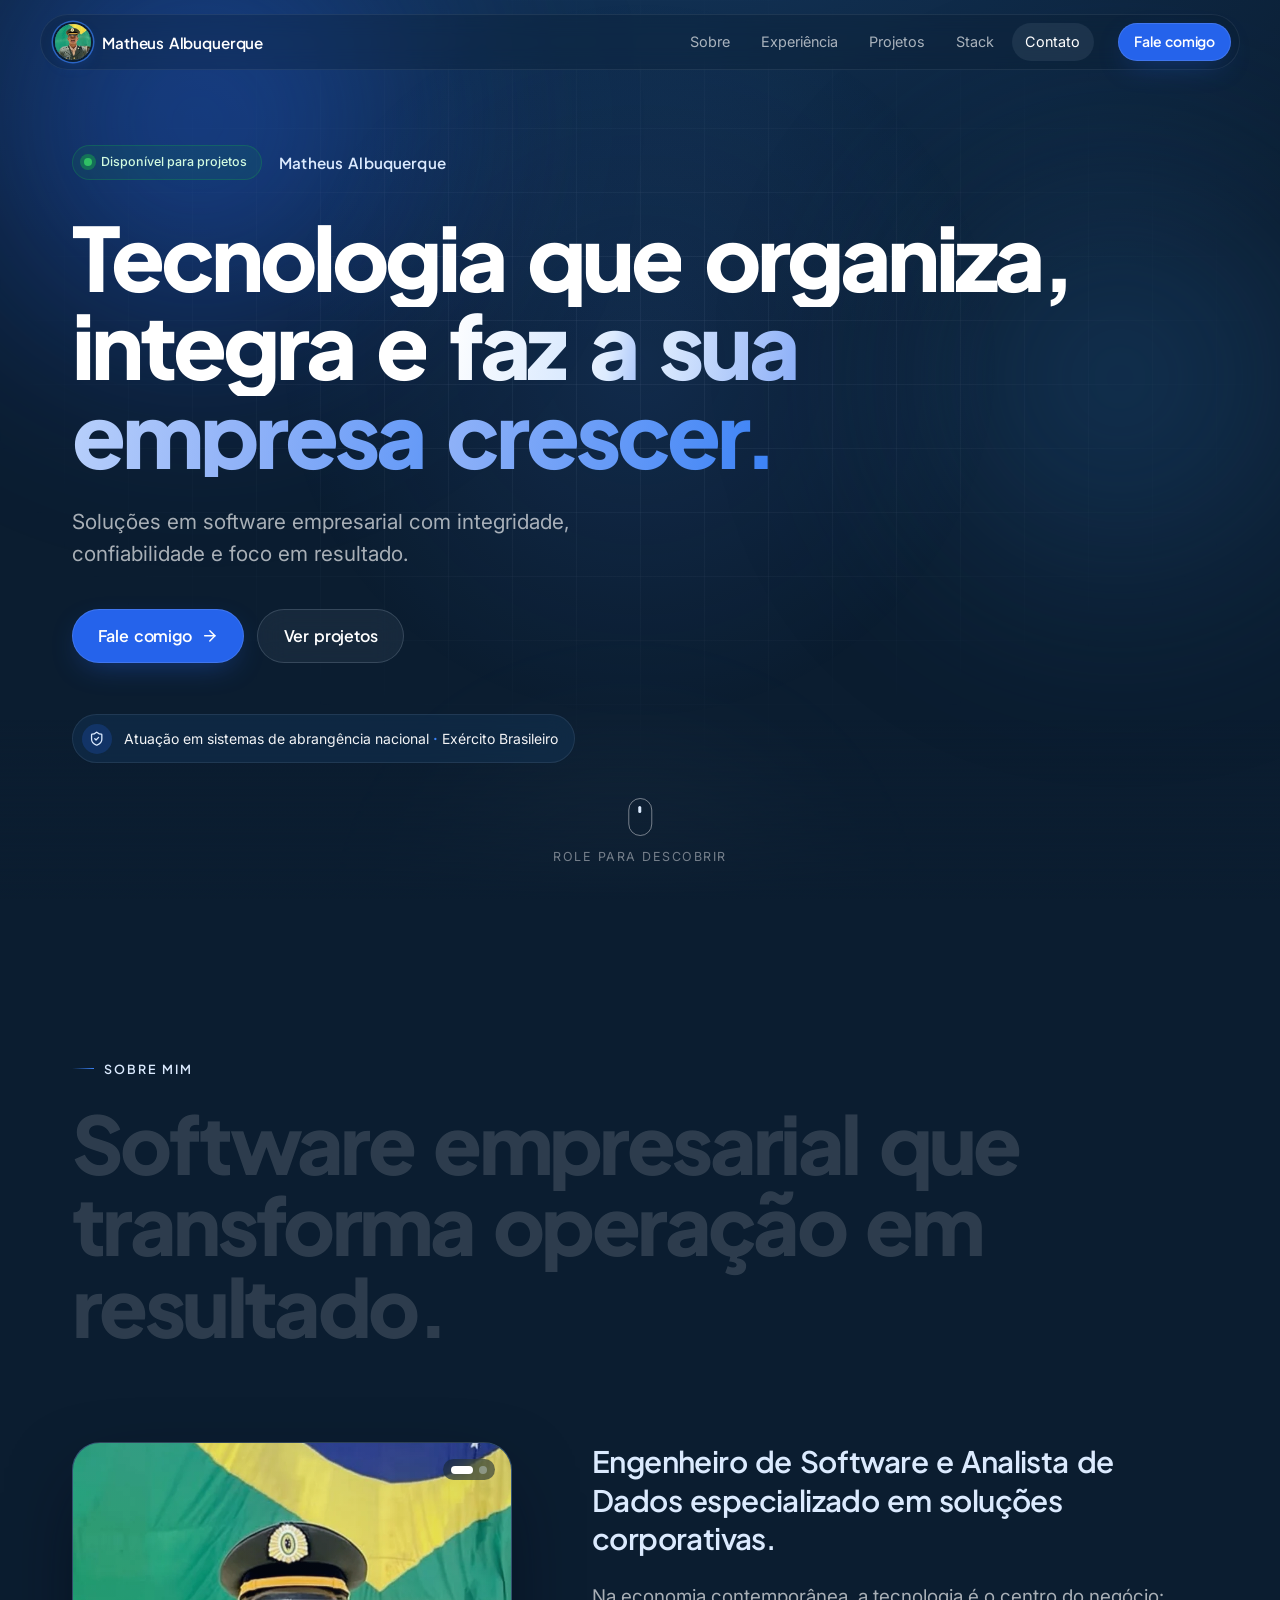
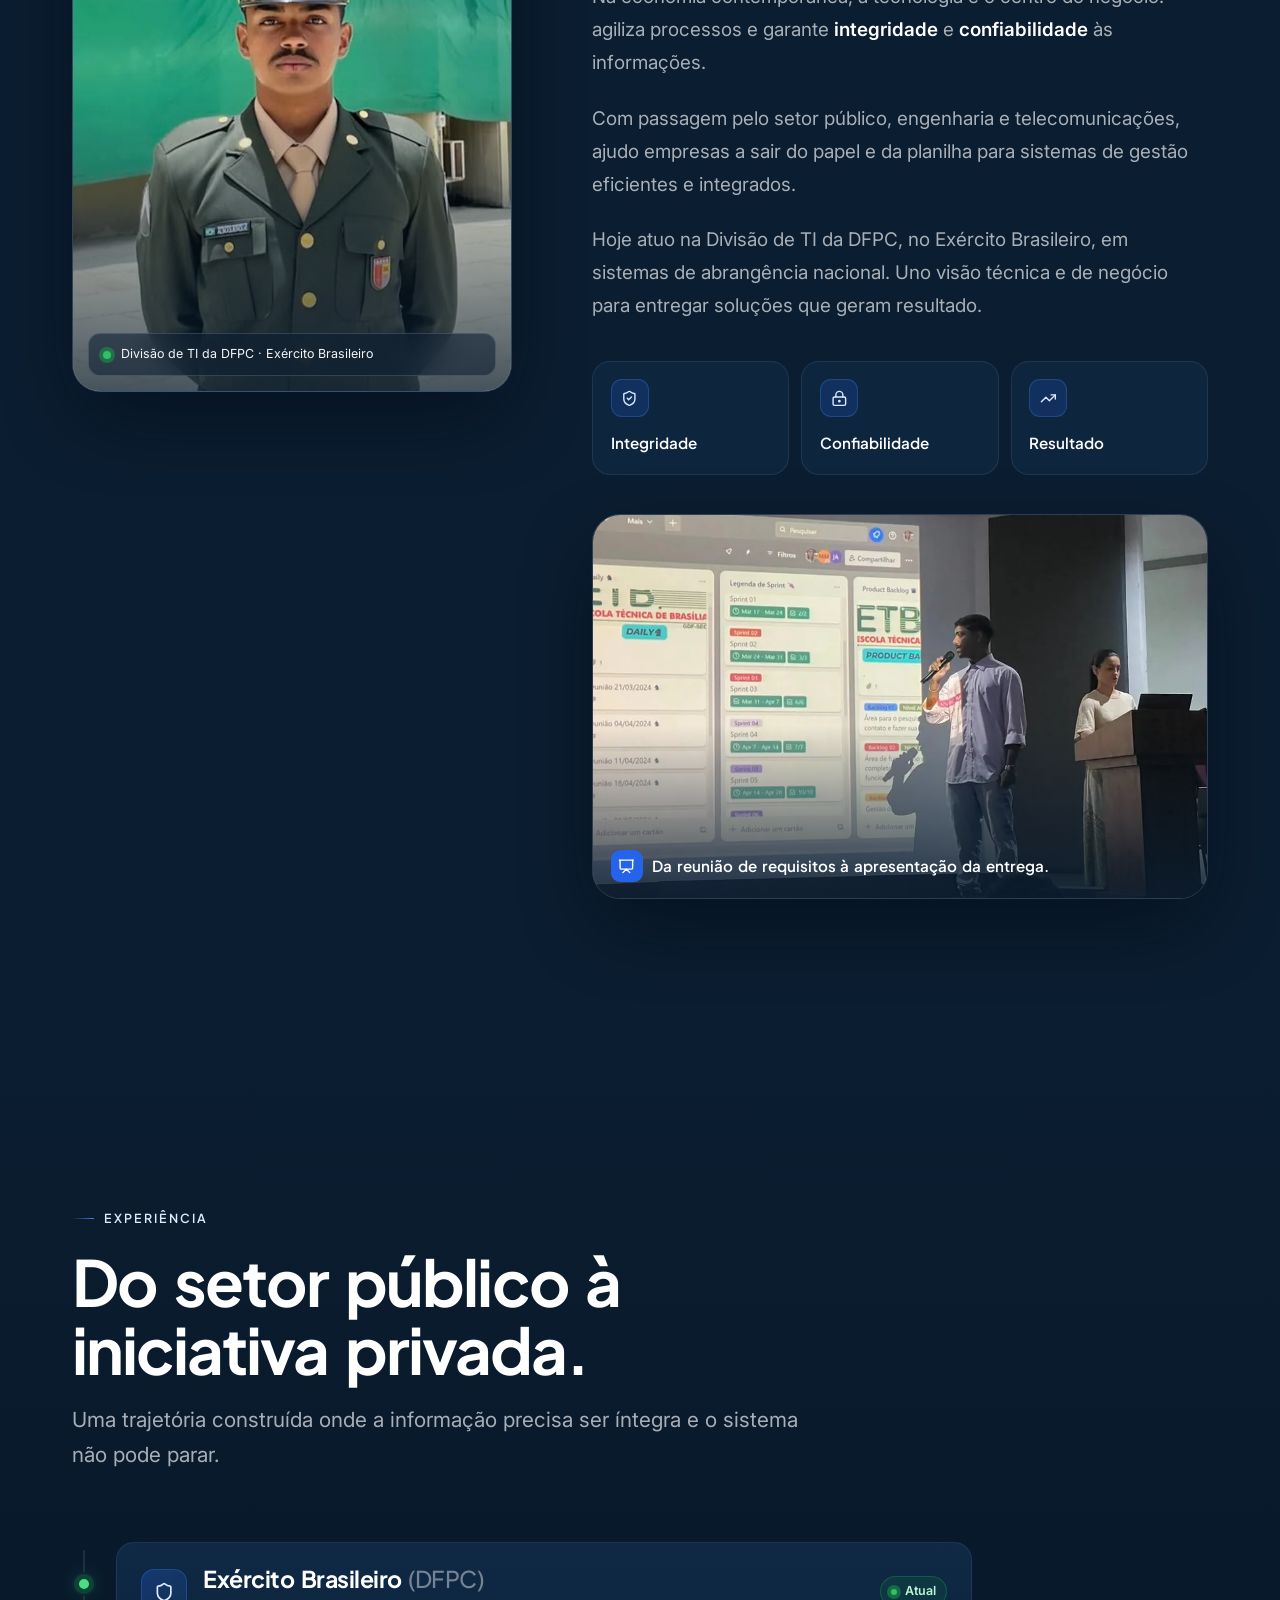
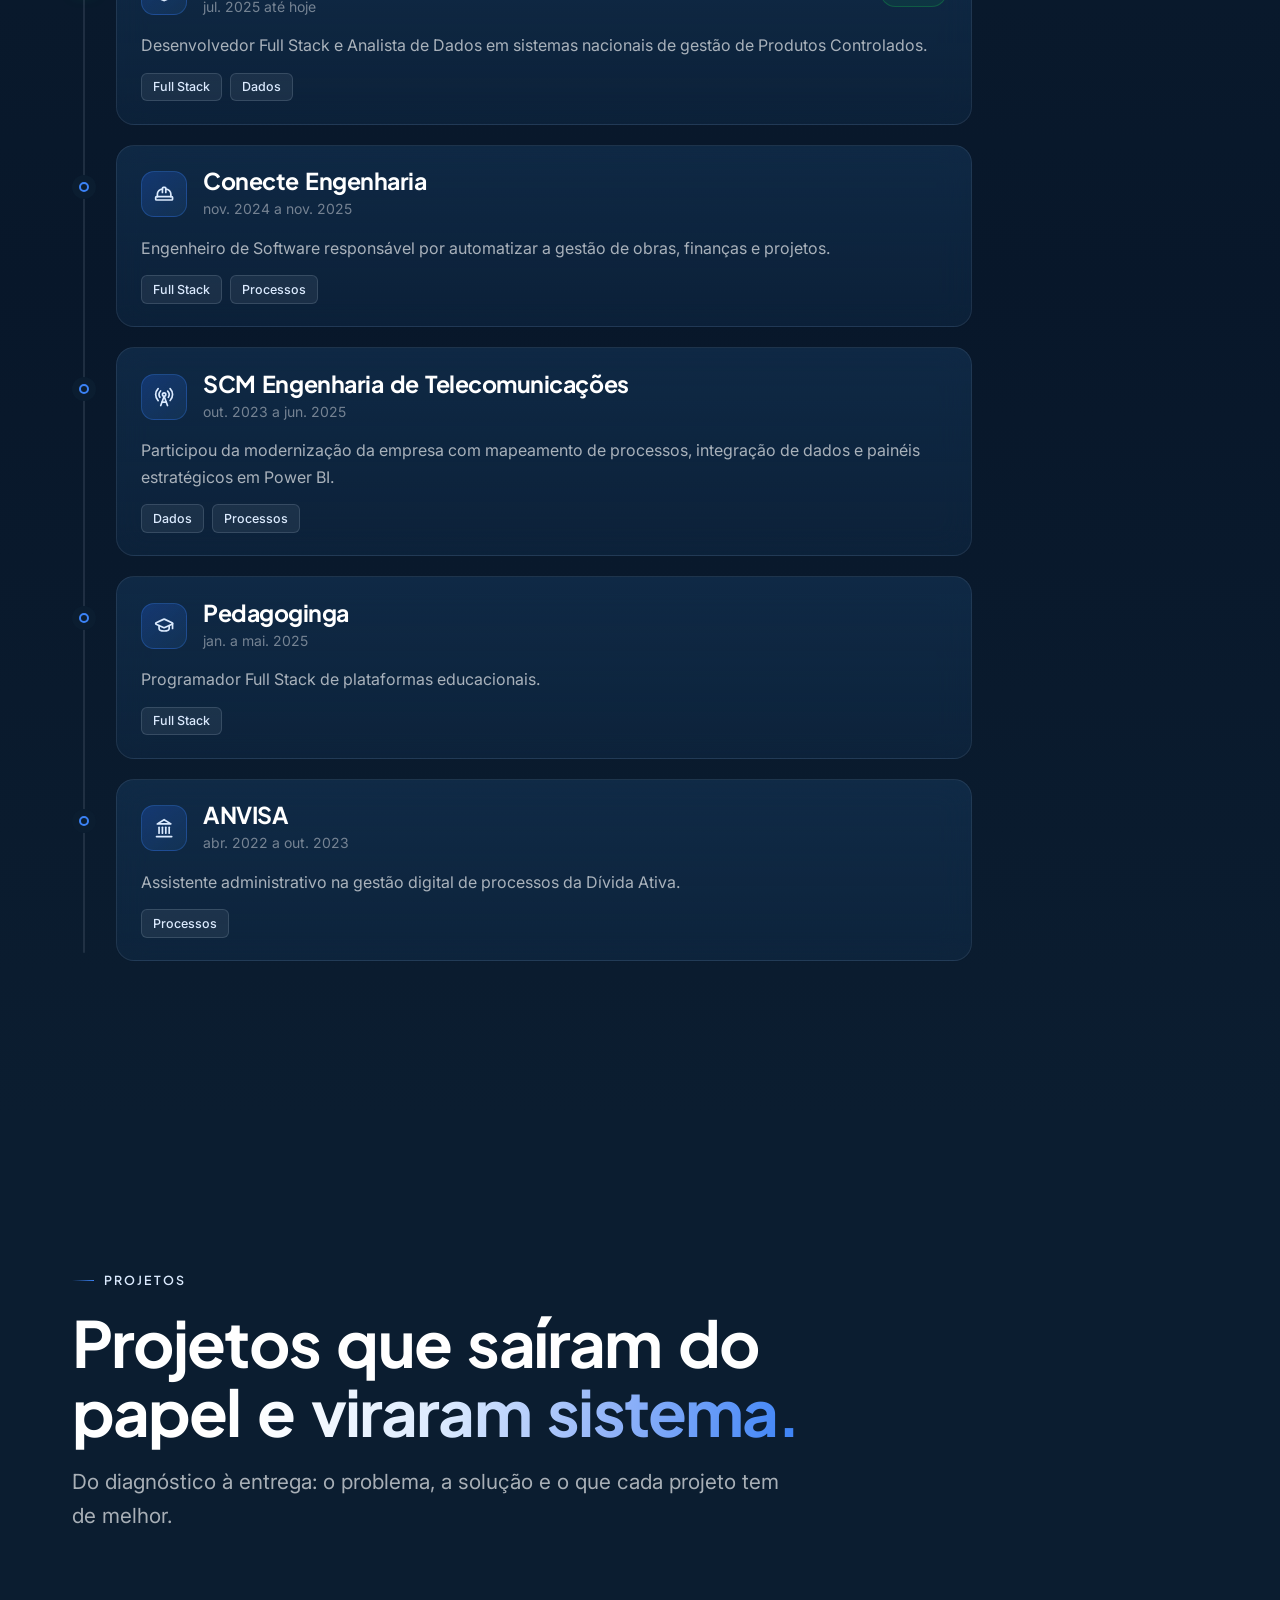
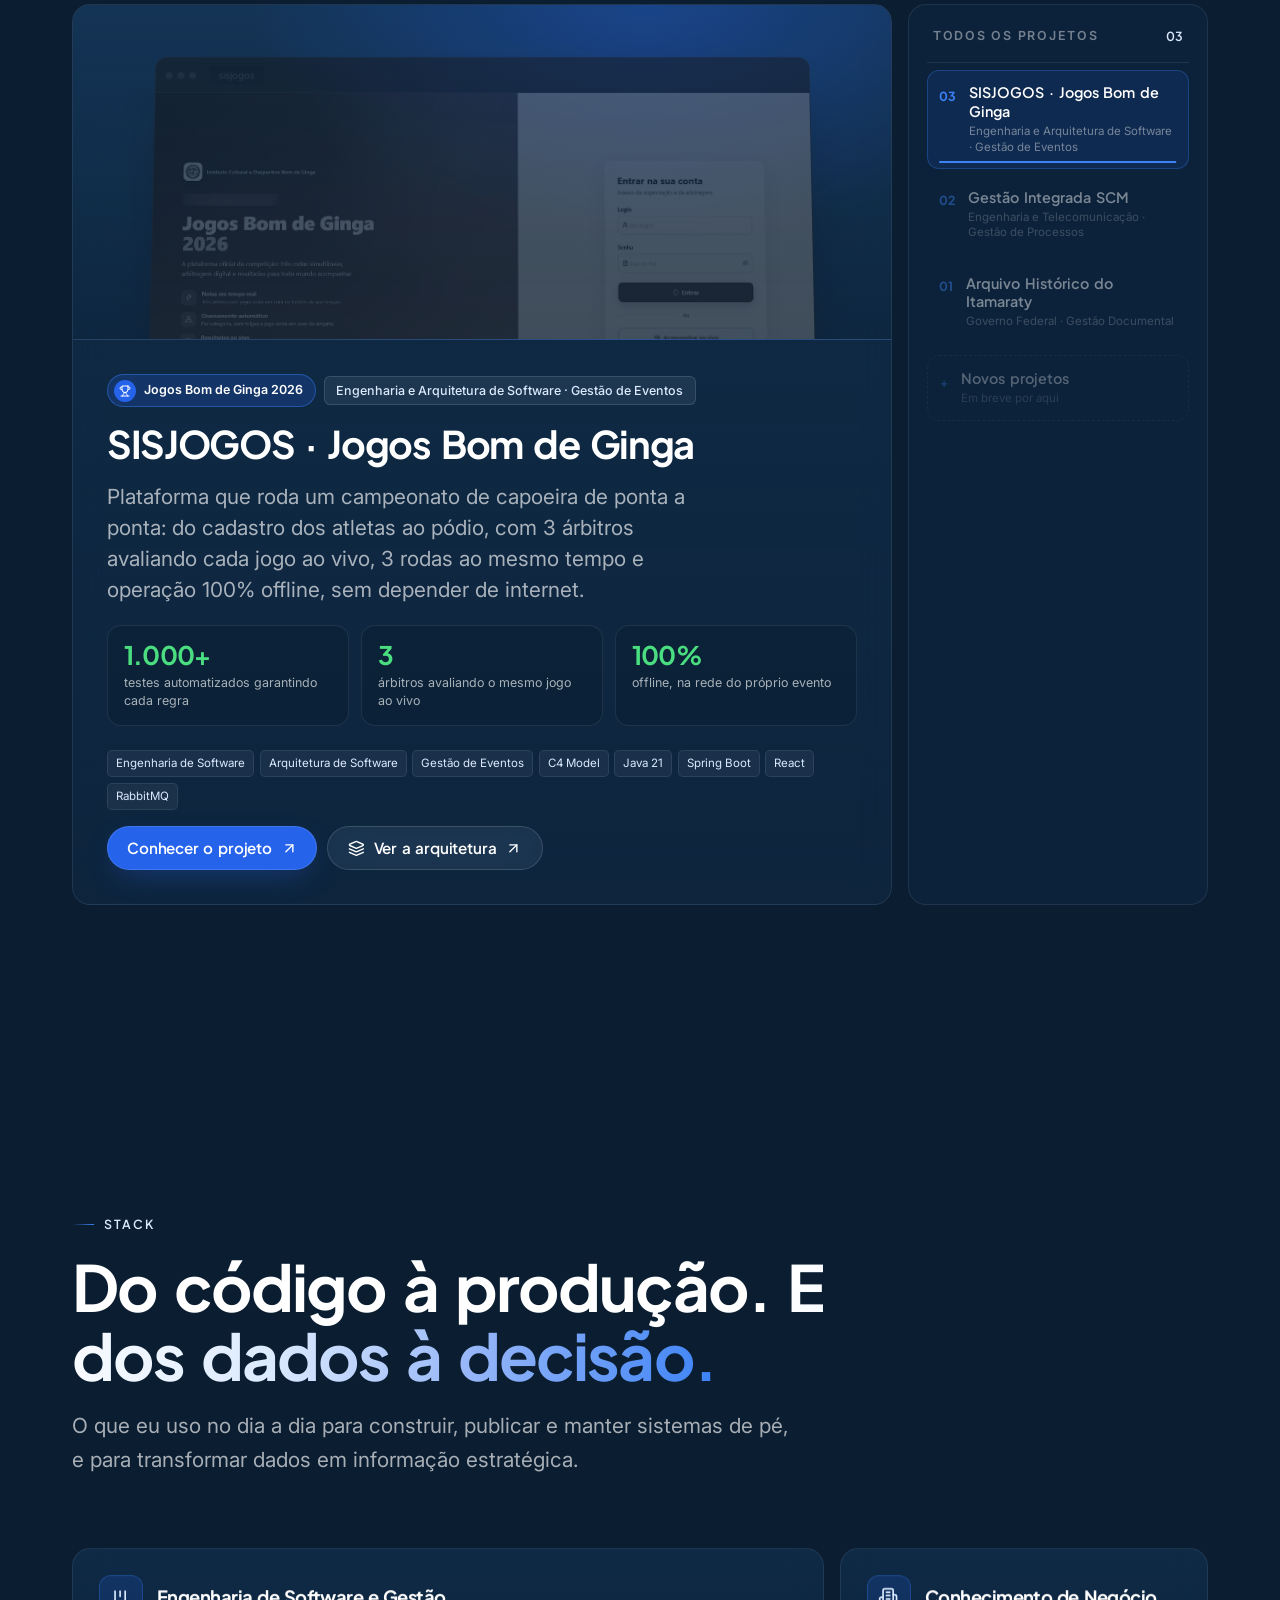
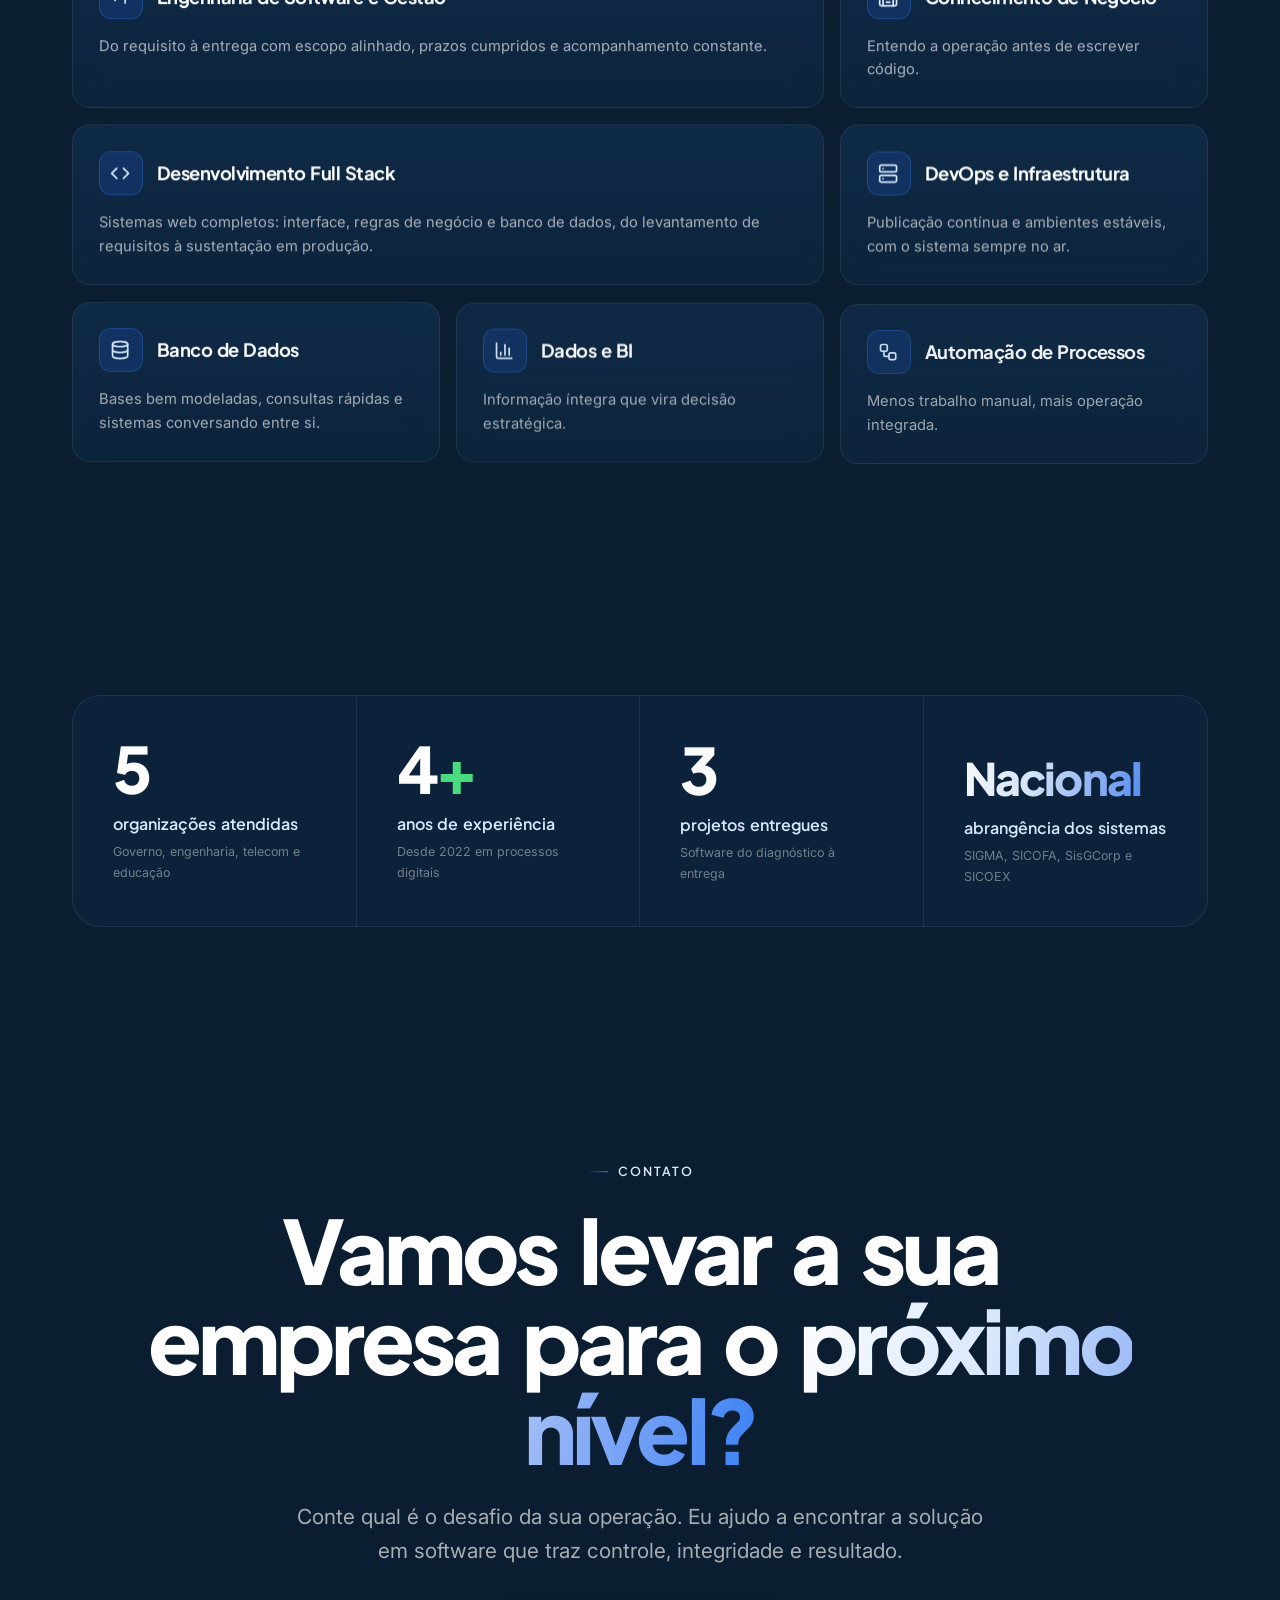
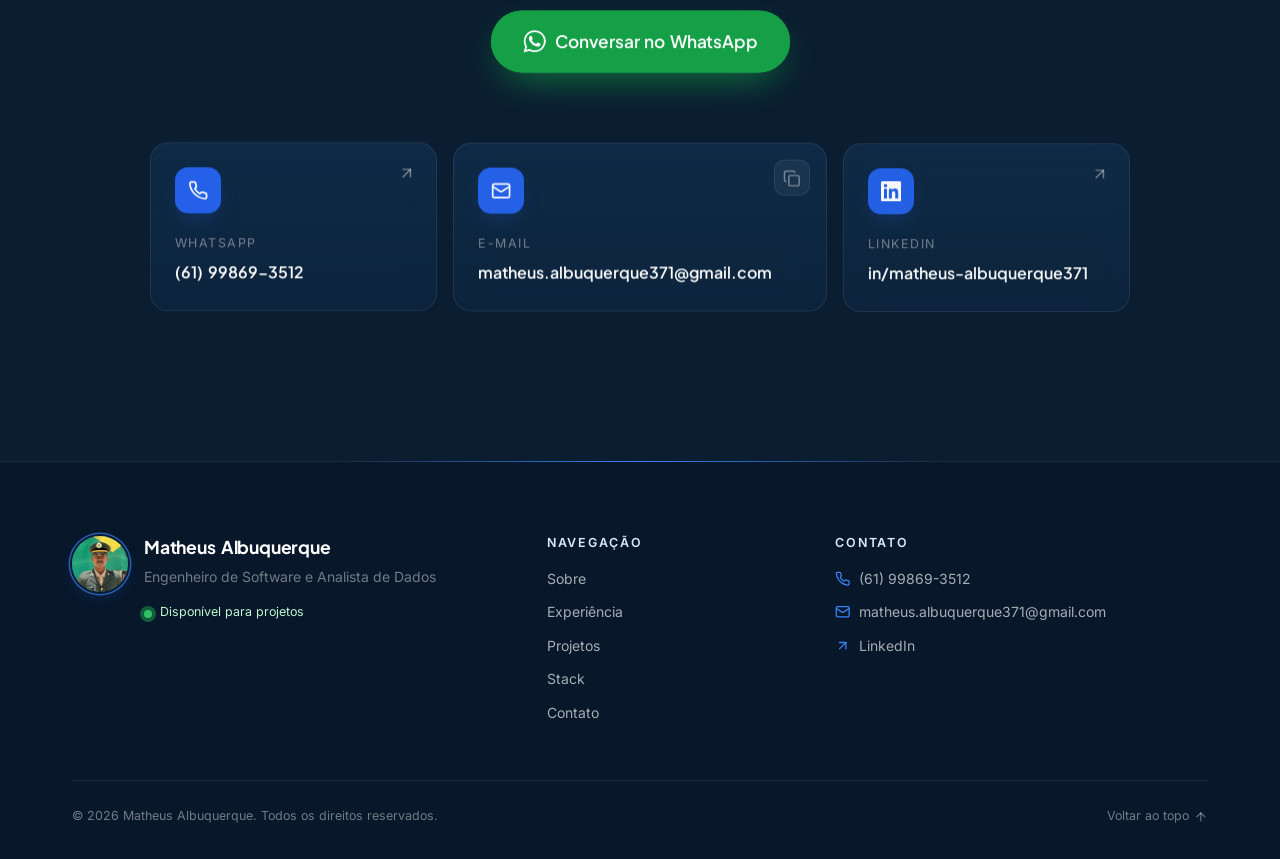
<file: index.html>
<!doctype html>
<html lang="pt-BR" class="is-loading">
<head>
  <meta charset="utf-8" />
  <meta name="viewport" content="width=device-width, initial-scale=1, viewport-fit=cover" />

  <!-- ============ SEO ============ -->
  <title>Matheus Albuquerque · Software empresarial que gera resultado</title>
  <meta name="description" content="Engenheiro de Software e Analista de Dados especializado em soluções corporativas. Sistemas de gestão integrados, com integridade, confiabilidade e foco em resultado." />
  <meta name="author" content="Matheus Albuquerque" />
  <meta name="theme-color" content="#0B1D30" />
  <meta name="robots" content="index, follow" />

  <!-- Open Graph (prévia ao compartilhar no WhatsApp/LinkedIn) -->
  <meta property="og:type" content="website" />
  <meta property="og:locale" content="pt_BR" />
  <meta property="og:title" content="Matheus Albuquerque · Software empresarial que gera resultado" />
  <meta property="og:description" content="Tecnologia que organiza, integra e faz a sua empresa crescer." />
  <meta property="og:url" content="https://devalbuquerque98.github.io/portfolio-site/" />
  <meta property="og:image" content="https://devalbuquerque98.github.io/portfolio-site/assets/img/og-image.jpg" />
  <link rel="canonical" href="https://devalbuquerque98.github.io/portfolio-site/" />
  <meta name="twitter:card" content="summary_large_image" />

  <link rel="icon" href="assets/img/favicon.svg" type="image/svg+xml" />
  <link rel="apple-touch-icon" href="assets/img/apple-touch-icon.png" />

  <!-- Fontes -->
  <link rel="preconnect" href="https://fonts.googleapis.com" />
  <link rel="preconnect" href="https://fonts.gstatic.com" crossorigin />
  <link href="https://fonts.googleapis.com/css2?family=Inter:wght@400;500;600&family=Plus+Jakarta+Sans:wght@500;600;700;800&display=swap" rel="stylesheet" />

  <link rel="stylesheet" href="css/style.css" />

  <!-- Evita "piscar" do conteúdo antes das animações. Se algo falhar, mostra tudo em 2,5 s. -->
  <script>
    (function () {
      var d = document.documentElement;
      if (window.matchMedia('(prefers-reduced-motion: reduce)').matches) d.classList.remove('is-loading');
      setTimeout(function () { d.classList.remove('is-loading'); }, 2500);
    })();
  </script>

  <script type="application/ld+json">
  {
    "@context": "https://schema.org",
    "@type": "Person",
    "name": "Matheus Albuquerque",
    "jobTitle": "Engenheiro de Software e Analista de Dados",
    "email": "mailto:matheus.albuquerque371@gmail.com",
    "telephone": "+55-61-99869-3512",
    "sameAs": ["https://www.linkedin.com/in/matheus-albuquerque371"],
    "worksFor": { "@type": "Organization", "name": "Exército Brasileiro · DFPC" },
    "knowsAbout": ["Software empresarial", "Sistemas de gestão", "Análise de dados", "Java", "Spring Boot", "Power BI"]
  }
  </script>
</head>

<body>
  <a class="skip-link" href="#conteudo">Pular para o conteúdo</a>
  <div class="scroll-progress" aria-hidden="true"><span></span></div>

  <!-- =====================================================
       NAVEGAÇÃO
       ===================================================== -->
  <header class="nav" id="nav">
    <div class="nav__inner">
      <a href="#inicio" class="nav__brand" aria-label="Matheus Albuquerque, voltar ao início">
        <span class="avatar" aria-hidden="true"><img src="assets/img/perfil/avatar.webp" alt="" width="128" height="128" /></span>
        <span class="nav__name">Matheus Albuquerque</span>
      </a>

      <nav class="nav__links" aria-label="Seções">
        <a href="#sobre">Sobre</a>
        <a href="#experiencia">Experiência</a>
        <a href="#projetos">Projetos</a>
        <a href="#stack">Stack</a>
        <a href="#contato">Contato</a>
      </nav>

      <a href="#contato" class="btn btn--primary btn--sm nav__cta">Fale comigo</a>

      <button class="nav__toggle" type="button" aria-label="Abrir menu" aria-expanded="false" aria-controls="menu-mobile">
        <span></span><span></span>
      </button>
    </div>
  </header>

  <div class="menu-mobile" id="menu-mobile" aria-hidden="true">
    <nav aria-label="Menu">
      <a href="#sobre">Sobre</a>
      <a href="#experiencia">Experiência</a>
      <a href="#projetos">Projetos</a>
      <a href="#stack">Stack</a>
      <a href="#contato">Contato</a>
    </nav>
    <a href="#contato" class="btn btn--primary btn--lg">Fale comigo</a>
  </div>

  <main id="conteudo">

    <!-- =====================================================
         1. HERO
         ===================================================== -->
    <section class="hero" id="inicio" aria-labelledby="hero-title">
      <div class="hero__bg" aria-hidden="true">
        <div class="hero__blob hero__blob--1"></div>
        <div class="hero__blob hero__blob--2"></div>
        <div class="hero__blob hero__blob--3"></div>
        <div class="hero__grid"></div>
        <div class="hero__spot"></div>
      </div>

      <div class="container hero__content">
        <div class="hero__top" data-hero-fade>
          <span class="status-pill"><span class="status-dot"></span>Disponível para projetos</span>
          <span class="hero__name">Matheus Albuquerque</span>
        </div>

        <h1 class="hero__title" id="hero-title" data-split>
          Tecnologia que organiza, integra e <span class="text-gradient">faz a sua empresa crescer.</span>
        </h1>

        <p class="hero__subtitle" data-hero-fade>
          Soluções em software empresarial com integridade, confiabilidade e foco em resultado.
        </p>

        <div class="hero__ctas" data-hero-fade>
          <a href="#contato" class="btn btn--primary btn--lg" data-magnetic>
            Fale comigo <i data-icon="arrow-right"></i>
          </a>
          <a href="#projetos" class="btn btn--glass btn--lg">Ver projetos</a>
        </div>

        <div class="authority" data-hero-fade>
          <span class="authority__icon"><i data-icon="shield-check"></i></span>
          <span>Atuação em sistemas de abrangência nacional <b>·</b> Exército Brasileiro</span>
        </div>
      </div>

      <a href="#sobre" class="scroll-hint" aria-label="Rolar para a próxima seção">
        <span class="scroll-hint__mouse"><span></span></span>
        <span class="scroll-hint__label">Role para descobrir</span>
      </a>
    </section>

    <!-- =====================================================
         2. SOBRE MIM
         ===================================================== -->
    <section class="section about" id="sobre" aria-labelledby="sobre-title">
      <div class="container">
        <span class="eyebrow" data-reveal>Sobre mim</span>

        <h2 class="about__headline" id="sobre-title" data-scrub-words>
          Software empresarial que transforma operação em resultado.
        </h2>

        <div class="about__grid">
          <!-- FOTOS (carrossel): para trocar, substitua os arquivos em assets/img/perfil/ mantendo os nomes.
               Para adicionar outra foto, copie uma linha <img class="slide" ...>. -->
          <figure class="about__photo" data-reveal>
            <div class="about__photo-frame" data-carousel>
              <img class="slide is-active" src="assets/img/perfil/matheus-exercito.webp" alt="Matheus Albuquerque no Exército Brasileiro" width="800" height="1000"
                   onerror="this.remove()" />
              <img class="slide" src="assets/img/perfil/matheus.webp" alt="Foto de Matheus Albuquerque" width="800" height="1000"
                   onerror="this.remove()" />
              <div class="carousel-dots" role="tablist" aria-label="Escolher foto"></div>
            </div>
            <figcaption>
              <span class="status-dot"></span>
              Divisão de TI da DFPC · Exército Brasileiro
            </figcaption>
          </figure>

          <div class="about__text">
            <p class="about__subtitle" data-reveal>
              Engenheiro de Software e Analista de Dados especializado em soluções corporativas.
            </p>
            <p data-reveal>
              Na economia contemporânea, a tecnologia é o centro do negócio: agiliza processos e garante
              <strong>integridade</strong> e <strong>confiabilidade</strong> às informações.
            </p>
            <p data-reveal>
              Com passagem pelo setor público, engenharia e telecomunicações, ajudo empresas a sair do papel e da
              planilha para sistemas de gestão eficientes e integrados.
            </p>
            <p data-reveal>
              Hoje atuo na Divisão de TI da DFPC, no Exército Brasileiro, em sistemas de abrangência nacional.
              Uno visão técnica e de negócio para entregar soluções que geram resultado.
            </p>

            <ul class="pillars" data-reveal-group>
              <li><i data-icon="shield-check"></i><span>Integridade</span></li>
              <li><i data-icon="lock-keyhole"></i><span>Confiabilidade</span></li>
              <li><i data-icon="trending-up"></i><span>Resultado</span></li>
            </ul>

            <!-- FOTO EM AÇÃO: troque em assets/img/perfil/matheus-apresentando-wide.webp -->
            <figure class="about__action" data-reveal>
              <img src="assets/img/perfil/matheus-apresentando-wide.webp" alt="Matheus apresentando uma solução com o planejamento em sprints no telão" width="1200" height="750" loading="lazy" />
              <figcaption><i data-icon="presentation"></i> Da reunião de requisitos à apresentação da entrega.</figcaption>
            </figure>
          </div>
        </div>
      </div>
    </section>

    <!-- =====================================================
         3. EXPERIÊNCIA
         ===================================================== -->
    <section class="section experience" id="experiencia" aria-labelledby="exp-title">
      <div class="container">
        <header class="section__head">
          <span class="eyebrow" data-reveal>Experiência</span>
          <h2 class="section__title" id="exp-title" data-reveal>Do setor público à iniciativa privada.</h2>
          <p class="section__lead" data-reveal>Uma trajetória construída onde a informação precisa ser íntegra e o sistema não pode parar.</p>
        </header>

        <ol class="timeline">
          <li class="timeline__progress" aria-hidden="true"><span></span></li>

          <li class="timeline__item" data-timeline-item>
            <span class="timeline__dot timeline__dot--active" aria-hidden="true"></span>
            <article class="timeline__card spotlight">
              <div class="timeline__head">
                <span class="timeline__logo"><i data-icon="shield"></i></span>
                <div>
                  <h3>Exército Brasileiro <span class="muted">(DFPC)</span></h3>
                  <time>jul. 2025 até hoje</time>
                </div>
                <span class="badge badge--success"><span class="status-dot"></span>Atual</span>
              </div>
              <p>Desenvolvedor Full Stack e Analista de Dados em sistemas nacionais de gestão de Produtos Controlados.</p>
              <div class="tags"><span class="tag">Full Stack</span><span class="tag">Dados</span></div>
            </article>
          </li>

          <li class="timeline__item" data-timeline-item>
            <span class="timeline__dot" aria-hidden="true"></span>
            <article class="timeline__card spotlight">
              <div class="timeline__head">
                <span class="timeline__logo"><i data-icon="hard-hat"></i></span>
                <div>
                  <h3>Conecte Engenharia</h3>
                  <time>nov. 2024 a nov. 2025</time>
                </div>
              </div>
              <p>Engenheiro de Software responsável por automatizar a gestão de obras, finanças e projetos.</p>
              <div class="tags"><span class="tag">Full Stack</span><span class="tag">Processos</span></div>
            </article>
          </li>

          <li class="timeline__item" data-timeline-item>
            <span class="timeline__dot" aria-hidden="true"></span>
            <article class="timeline__card spotlight">
              <div class="timeline__head">
                <span class="timeline__logo"><i data-icon="radio-tower"></i></span>
                <div>
                  <h3>SCM Engenharia de Telecomunicações</h3>
                  <time>out. 2023 a jun. 2025</time>
                </div>
              </div>
              <p>Participou da modernização da empresa com mapeamento de processos, integração de dados e painéis estratégicos em Power BI.</p>
              <div class="tags"><span class="tag">Dados</span><span class="tag">Processos</span></div>
            </article>
          </li>

          <li class="timeline__item" data-timeline-item>
            <span class="timeline__dot" aria-hidden="true"></span>
            <article class="timeline__card spotlight">
              <div class="timeline__head">
                <span class="timeline__logo"><i data-icon="graduation-cap"></i></span>
                <div>
                  <h3>Pedagoginga</h3>
                  <time>jan. a mai. 2025</time>
                </div>
              </div>
              <p>Programador Full Stack de plataformas educacionais.</p>
              <div class="tags"><span class="tag">Full Stack</span></div>
            </article>
          </li>

          <li class="timeline__item" data-timeline-item>
            <span class="timeline__dot" aria-hidden="true"></span>
            <article class="timeline__card spotlight">
              <div class="timeline__head">
                <span class="timeline__logo"><i data-icon="landmark"></i></span>
                <div>
                  <h3>ANVISA</h3>
                  <time>abr. 2022 a out. 2023</time>
                </div>
              </div>
              <p>Assistente administrativo na gestão digital de processos da Dívida Ativa.</p>
              <div class="tags"><span class="tag">Processos</span></div>
            </article>
          </li>
        </ol>
      </div>
    </section>

    <!-- =====================================================
         4. PROJETOS  (conteúdo em js/dados.js)
         ===================================================== -->
    <section class="section projects" id="projetos" aria-labelledby="proj-title">
      <div class="container">
        <header class="section__head">
          <span class="eyebrow" data-reveal>Projetos</span>
          <h2 class="section__title" id="proj-title" data-reveal>
            Projetos que saíram do papel <span class="text-gradient">e viraram sistema.</span>
          </h2>
          <p class="section__lead" data-reveal>Do diagnóstico à entrega: o problema, a solução e o que cada projeto tem de melhor.</p>
        </header>

        <!-- Carrossel: card grande à esquerda + lista de projetos à direita (gerado por js/dados.js) -->
        <div class="showcase" id="showcase" data-reveal>
          <div class="showcase__stage" id="showcase-stage" aria-live="polite"></div>
          <aside class="showcase__list" aria-label="Todos os projetos">
            <div class="showcase__list-head">
              <span>Todos os projetos</span>
              <span class="showcase__count" id="showcase-count"></span>
            </div>
            <ol id="showcase-list"></ol>
          </aside>
        </div>
      </div>
    </section>

    <!-- =====================================================
         5. STACK  (conteúdo em js/dados.js)
         ===================================================== -->
    <section class="section stack" id="stack" aria-labelledby="stack-title">
      <div class="container">
        <header class="section__head">
          <span class="eyebrow" data-reveal>Stack</span>
          <h2 class="section__title" id="stack-title" data-reveal>Do código à produção. <span class="text-gradient">E dos dados à decisão.</span></h2>
          <p class="section__lead" data-reveal>O que eu uso no dia a dia para construir, publicar e manter sistemas de pé, e para transformar dados em informação estratégica.</p>
        </header>
        <div class="stack__grid" id="stack-grid"></div>
      </div>
      <div class="marquee" aria-hidden="true"><div class="marquee__track" id="marquee"></div></div>
    </section>

    <!-- =====================================================
         6. FORMAÇÃO  (aparece quando houver itens em js/dados.js)
         ===================================================== -->
    <section class="section education" id="formacao" aria-labelledby="edu-title" hidden>
      <div class="container">
        <header class="section__head">
          <span class="eyebrow" data-reveal>Formação</span>
          <h2 class="section__title" id="edu-title" data-reveal>Base sólida, atualização constante.</h2>
        </header>
        <div class="edu__grid" id="edu-grid"></div>
      </div>
    </section>

    <!-- =====================================================
         7. NÚMEROS  (conteúdo em js/dados.js)
         ===================================================== -->
    <section class="section numbers" id="numeros" aria-label="Números" hidden>
      <div class="container">
        <div class="numbers__grid" id="numbers-grid"></div>
      </div>
    </section>

    <!-- =====================================================
         8. DEPOIMENTOS  (aparece quando houver itens em js/dados.js)
         ===================================================== -->
    <section class="section testimonials" id="depoimentos" aria-labelledby="dep-title" hidden>
      <div class="container">
        <header class="section__head">
          <span class="eyebrow" data-reveal>Depoimentos</span>
          <h2 class="section__title" id="dep-title" data-reveal>Quem trabalhou comigo, recomenda.</h2>
        </header>
        <div class="testimonials__grid" id="dep-grid"></div>
      </div>
    </section>

    <!-- =====================================================
         9. CONTATO
         ===================================================== -->
    <section class="contact" id="contato" aria-labelledby="contato-title">
      <div class="contact__bg" aria-hidden="true"></div>
      <div class="container contact__inner">
        <span class="eyebrow" data-reveal>Contato</span>
        <h2 class="contact__title" id="contato-title" data-reveal>
          Vamos levar a sua empresa para o <span class="text-gradient">próximo nível?</span>
        </h2>
        <p class="contact__text" data-reveal>
          Conte qual é o desafio da sua operação. Eu ajudo a encontrar a solução em software que traz controle,
          integridade e resultado.
        </p>

        <div class="contact__cta" data-reveal>
          <a class="btn btn--whatsapp btn--xl" data-whatsapp data-magnetic target="_blank" rel="noopener">
            <svg class="icon" viewBox="0 0 24 24" aria-hidden="true"><path fill="currentColor" d="M17.47 14.38c-.3-.15-1.75-.86-2.02-.96-.27-.1-.47-.15-.67.15-.2.3-.77.96-.94 1.16-.17.2-.35.22-.64.07-.3-.15-1.25-.46-2.38-1.47-.88-.79-1.47-1.76-1.65-2.06-.17-.3-.02-.46.13-.6.13-.14.3-.35.45-.52.15-.18.2-.3.3-.5.1-.2.05-.37-.03-.52-.07-.15-.66-1.6-.91-2.2-.24-.57-.48-.5-.67-.5h-.57c-.2 0-.52.08-.79.37-.27.3-1.04 1.02-1.04 2.48s1.06 2.88 1.21 3.08c.15.2 2.1 3.2 5.08 4.48.71.31 1.26.49 1.7.63.71.23 1.36.2 1.87.12.57-.09 1.75-.72 2-1.41.25-.7.25-1.29.17-1.41-.07-.13-.27-.2-.57-.35zM12.05 21.5h-.01a9.4 9.4 0 0 1-4.8-1.31l-.34-.2-3.57.93.95-3.48-.22-.36A9.43 9.43 0 1 1 12.05 21.5zm8.02-17.45A11.27 11.27 0 0 0 12.05.75 11.3 11.3 0 0 0 2.27 17.68L.66 23.56l6.02-1.58a11.28 11.28 0 0 0 5.37 1.37h.01A11.3 11.3 0 0 0 20.07 4.05z"/></svg>
            Conversar no WhatsApp
          </a>
        </div>

        <div class="contact__cards" data-reveal-group>
          <a class="contact-card spotlight" data-whatsapp target="_blank" rel="noopener">
            <span class="contact-card__icon"><i data-icon="phone"></i></span>
            <span class="contact-card__label">WhatsApp</span>
            <span class="contact-card__value">(61) 99869-3512</span>
            <i data-icon="arrow-up-right" class="contact-card__arrow"></i>
          </a>

          <div class="contact-card spotlight">
            <a class="contact-card__link" href="mailto:matheus.albuquerque371@gmail.com" aria-label="Enviar e-mail"></a>
            <span class="contact-card__icon"><i data-icon="mail"></i></span>
            <span class="contact-card__label">E-mail</span>
            <span class="contact-card__value">matheus.albuquerque371@gmail.com</span>
            <button class="contact-card__copy" type="button" data-copy="matheus.albuquerque371@gmail.com" aria-label="Copiar e-mail">
              <i data-icon="copy"></i>
            </button>
          </div>

          <a class="contact-card spotlight" href="https://www.linkedin.com/in/matheus-albuquerque371" target="_blank" rel="noopener">
            <span class="contact-card__icon">
              <svg class="icon" viewBox="0 0 24 24" aria-hidden="true"><path fill="currentColor" d="M20.45 20.45h-3.56v-5.57c0-1.33-.02-3.04-1.85-3.04-1.85 0-2.14 1.45-2.14 2.94v5.67H9.35V9h3.41v1.56h.05c.48-.9 1.64-1.85 3.37-1.85 3.6 0 4.27 2.37 4.27 5.46v6.28zM5.34 7.43a2.06 2.06 0 1 1 0-4.13 2.06 2.06 0 0 1 0 4.13zM7.12 20.45H3.56V9h3.56v11.45zM22.22 0H1.77C.79 0 0 .77 0 1.73v20.54C0 23.23.79 24 1.77 24h20.45c.98 0 1.78-.77 1.78-1.73V1.73C24 .77 23.2 0 22.22 0z"/></svg>
            </span>
            <span class="contact-card__label">LinkedIn</span>
            <span class="contact-card__value">in/matheus-albuquerque371</span>
            <i data-icon="arrow-up-right" class="contact-card__arrow"></i>
          </a>
        </div>
      </div>
    </section>
  </main>

  <!-- =====================================================
       10. FOOTER
       ===================================================== -->
  <footer class="footer">
    <div class="container">
      <div class="footer__main">
        <div class="footer__brand">
          <span class="avatar avatar--lg" aria-hidden="true"><img src="assets/img/perfil/avatar.webp" alt="" width="128" height="128" loading="lazy" /></span>
          <div>
            <strong>Matheus Albuquerque</strong>
            <span>Engenheiro de Software e Analista de Dados</span>
            <span class="footer__status"><span class="status-dot"></span>Disponível para projetos</span>
          </div>
        </div>

        <nav class="footer__col" aria-label="Rodapé">
          <span class="footer__label">Navegação</span>
          <a href="#sobre">Sobre</a>
          <a href="#experiencia">Experiência</a>
          <a href="#projetos">Projetos</a>
          <a href="#stack">Stack</a>
          <a href="#contato">Contato</a>
        </nav>

        <div class="footer__col">
          <span class="footer__label">Contato</span>
          <a data-whatsapp target="_blank" rel="noopener"><i data-icon="phone"></i> (61) 99869-3512</a>
          <a href="mailto:matheus.albuquerque371@gmail.com"><i data-icon="mail"></i> matheus.albuquerque371@gmail.com</a>
          <a href="https://www.linkedin.com/in/matheus-albuquerque371" target="_blank" rel="noopener"><i data-icon="arrow-up-right"></i> LinkedIn</a>
        </div>
      </div>

      <div class="footer__bottom">
        <span>© <span data-year>2026</span> Matheus Albuquerque. Todos os direitos reservados.</span>
        <a href="#inicio" class="footer__top">Voltar ao topo <i data-icon="arrow-up-right"></i></a>
      </div>
    </div>
  </footer>

  <!-- =====================================================
       DRAWER · Estudo de caso (estilo Ant Design)
       ===================================================== -->
  <div class="drawer" id="drawer" aria-hidden="true">
    <div class="drawer__mask" data-drawer-close></div>
    <aside class="drawer__panel" role="dialog" aria-modal="true" aria-labelledby="drawer-title" tabindex="-1">
      <header class="drawer__header">
        <span class="drawer__kicker">Estudo de caso</span>
        <button class="drawer__close" type="button" data-drawer-close aria-label="Fechar estudo de caso"><i data-icon="x"></i></button>
      </header>
      <div class="drawer__body" id="drawer-body" data-lenis-prevent></div>
    </aside>
  </div>

  <!-- Lightbox de imagens -->
  <div class="lightbox" id="lightbox" aria-hidden="true" role="dialog" aria-modal="true" aria-label="Imagem ampliada">
    <button class="lightbox__close" type="button" data-lightbox-close aria-label="Fechar imagem"><i data-icon="x"></i></button>
    <button class="lightbox__nav lightbox__nav--prev" type="button" data-lightbox-prev aria-label="Imagem anterior"><i data-icon="chevron-left"></i></button>
    <figure class="lightbox__figure">
      <img id="lightbox-img" alt="" />
      <figcaption id="lightbox-caption"></figcaption>
    </figure>
    <button class="lightbox__nav lightbox__nav--next" type="button" data-lightbox-next aria-label="Próxima imagem"><i data-icon="chevron-right"></i></button>
  </div>

  <!-- Aviso rápido (ex.: "E-mail copiado") -->
  <div class="toast" id="toast" role="status" aria-live="polite"></div>

  <!-- ============ Scripts (todos locais, sem build) ============ -->
  <script src="vendor/gsap.min.js" defer></script>
  <script src="vendor/ScrollTrigger.min.js" defer></script>
  <script src="vendor/lenis.min.js" defer></script>
  <script src="js/icons.js" defer></script>
  <script src="js/dados.js" defer></script>
  <script src="js/main.js" defer></script>
</body>
</html>
</file>
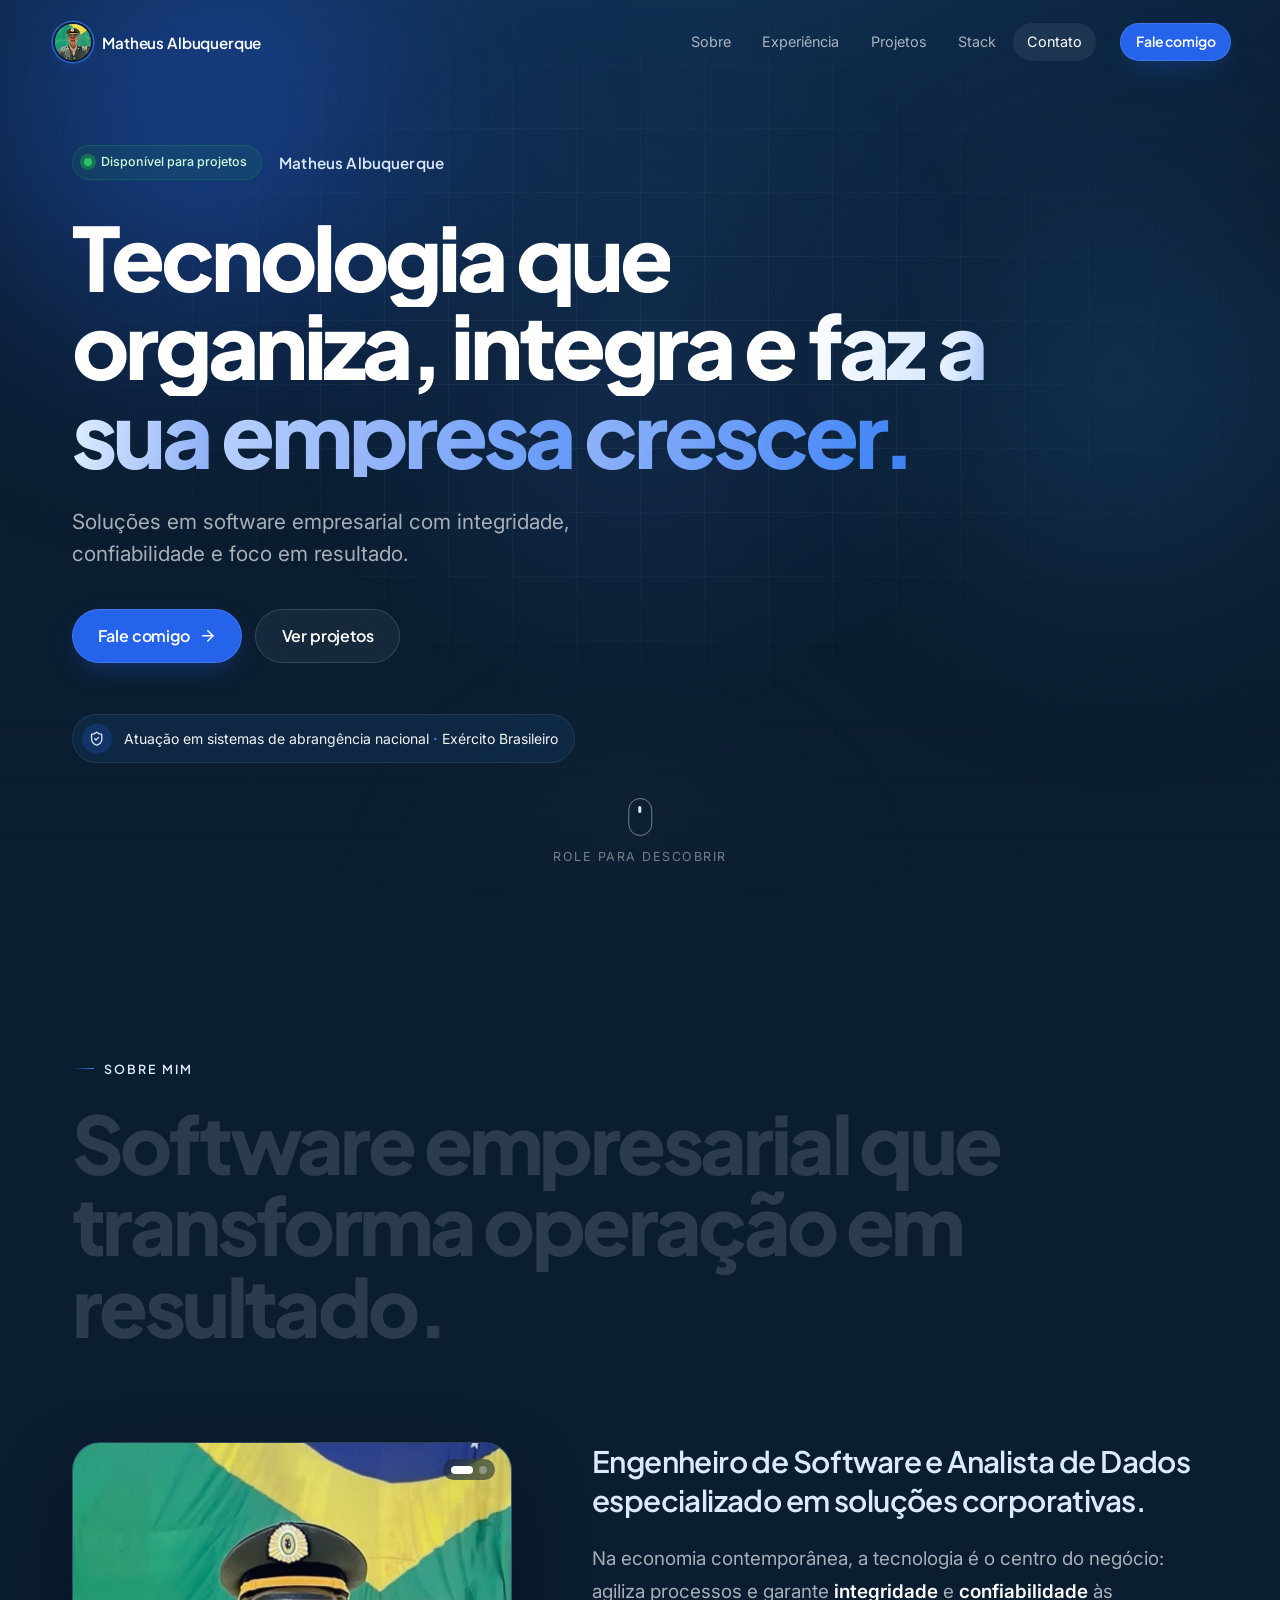
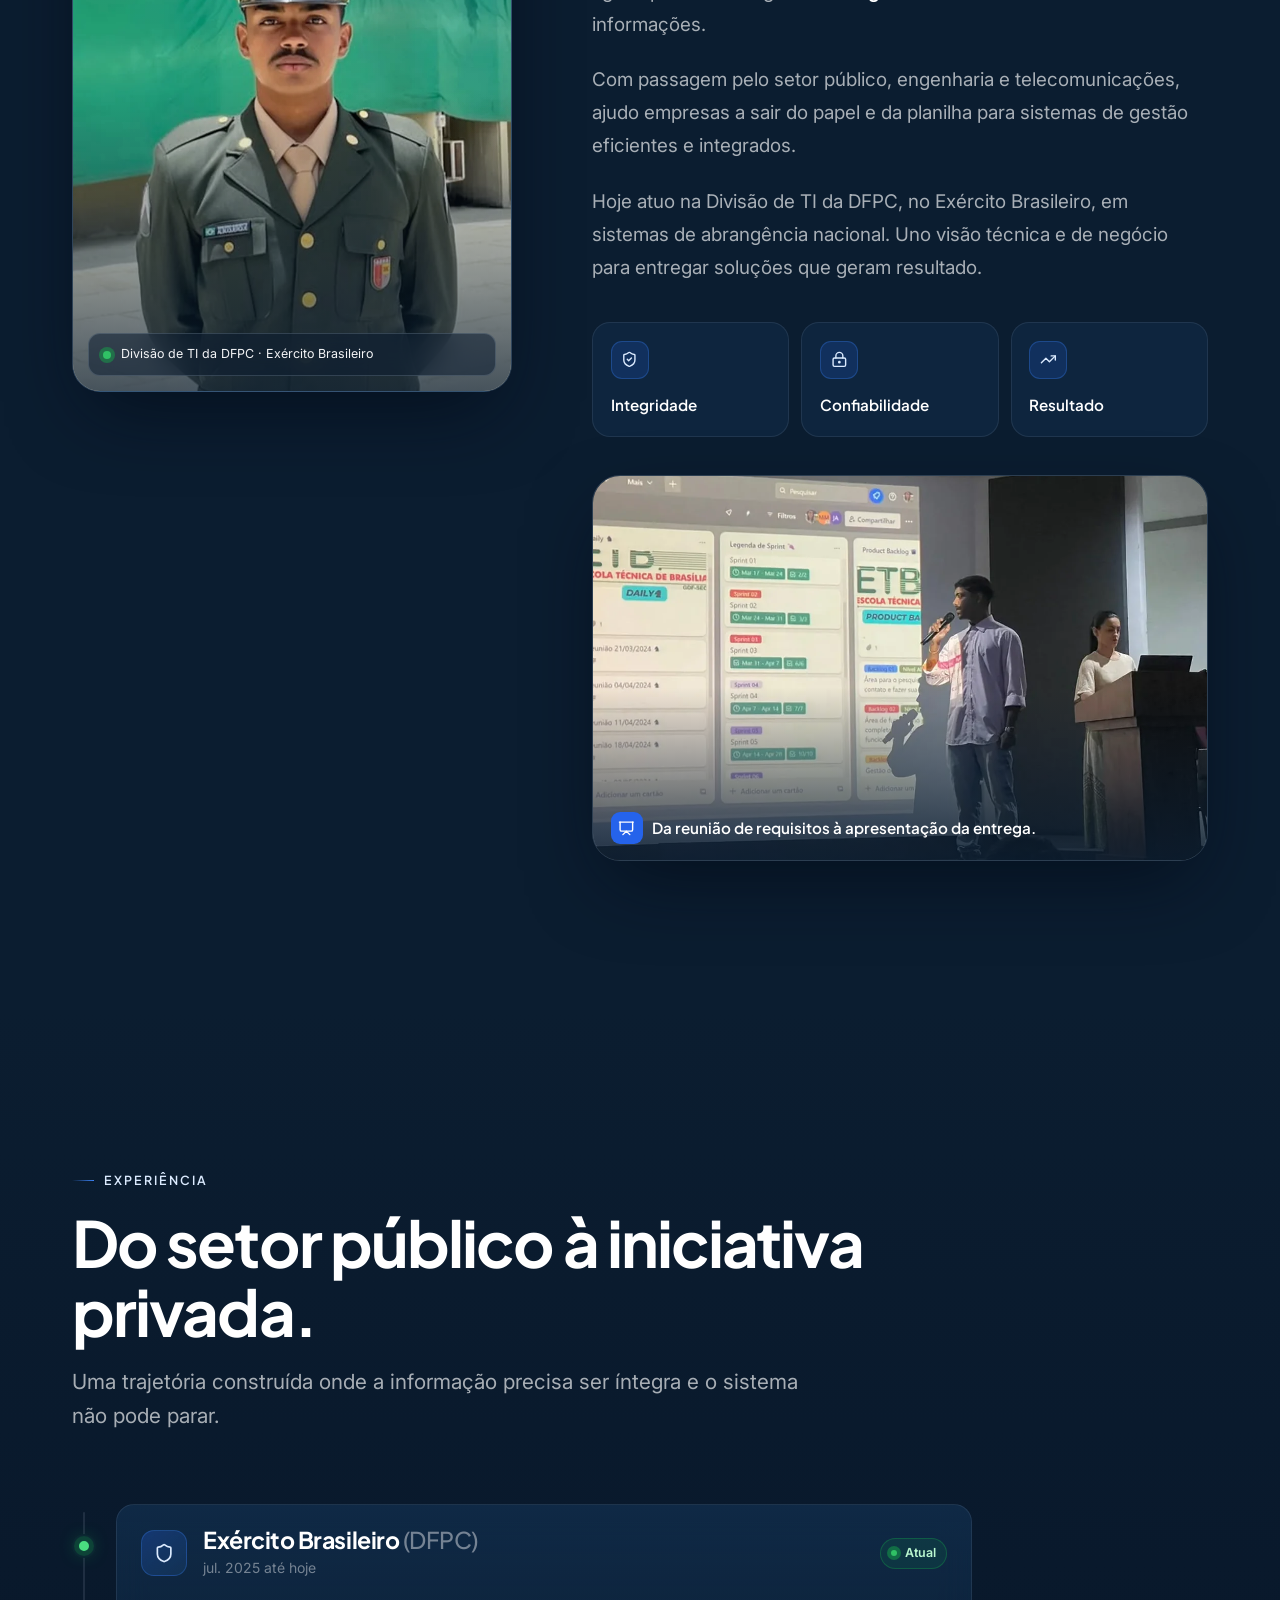
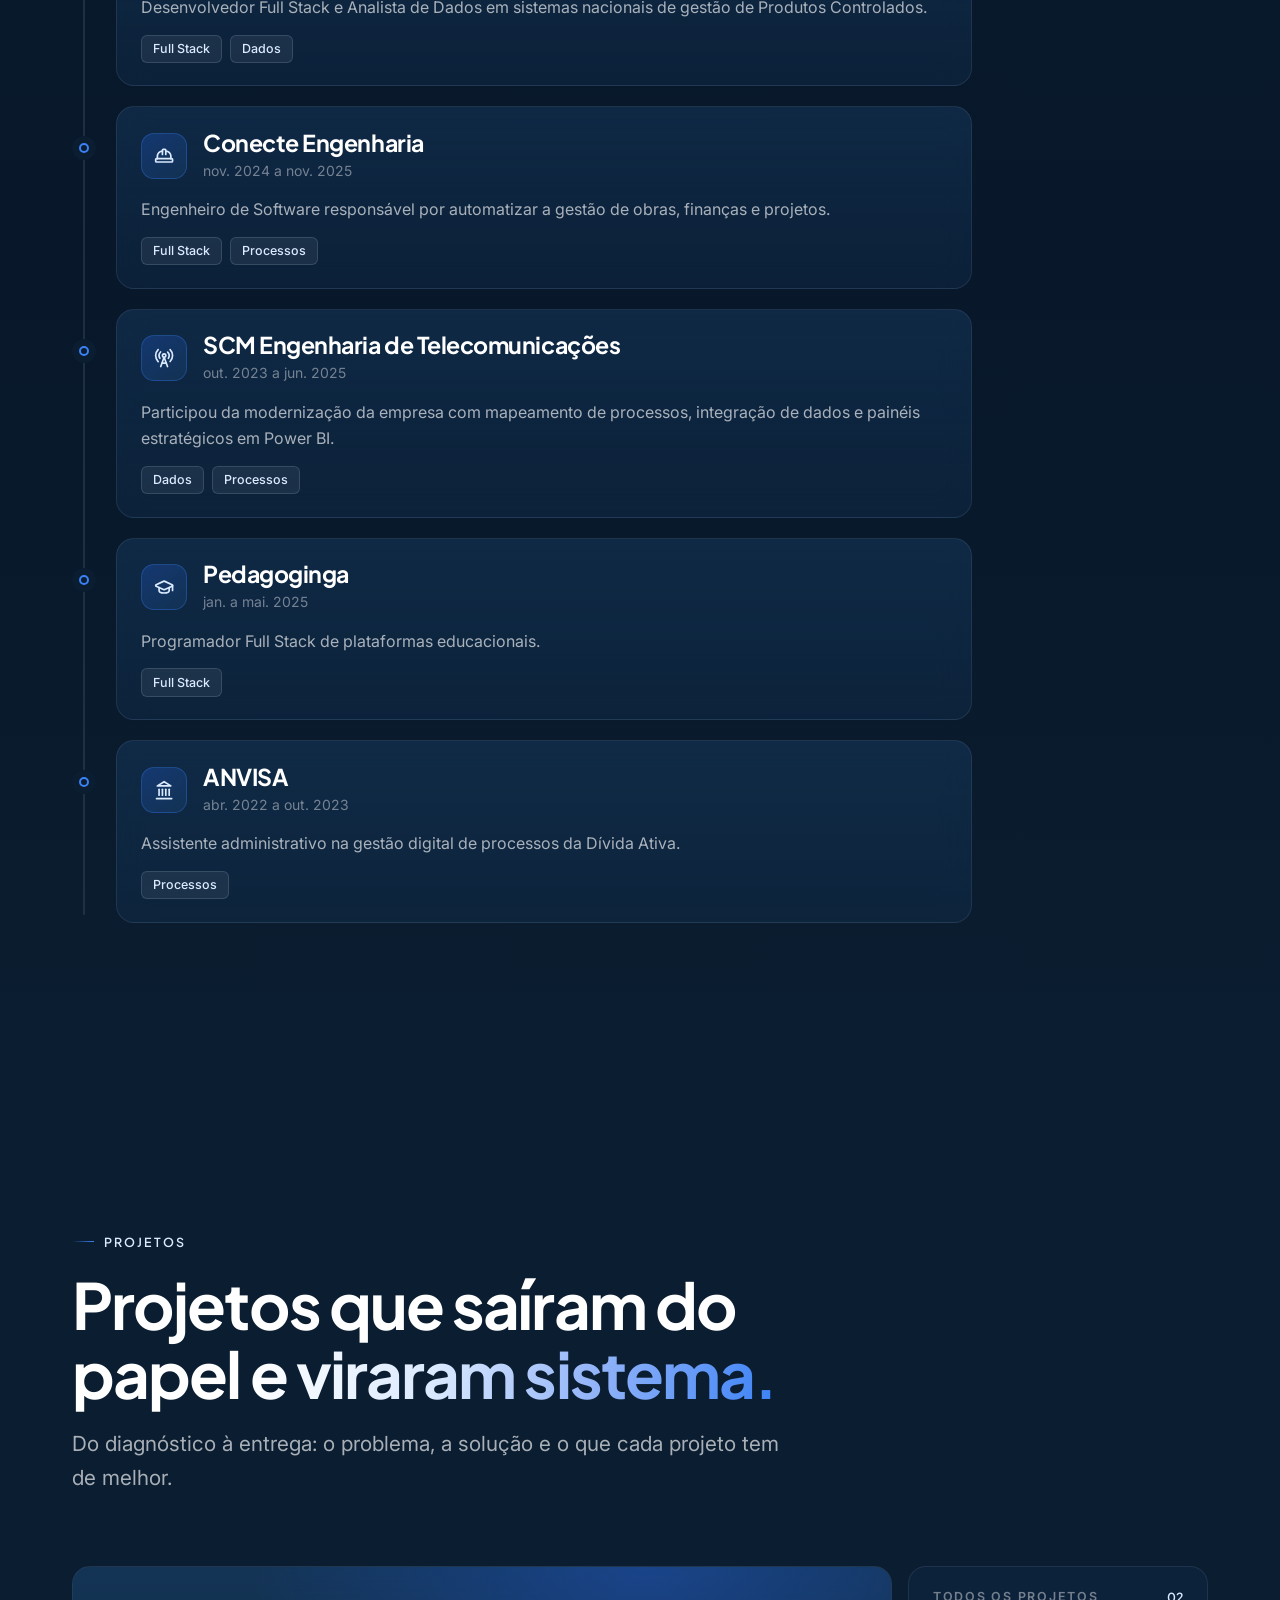
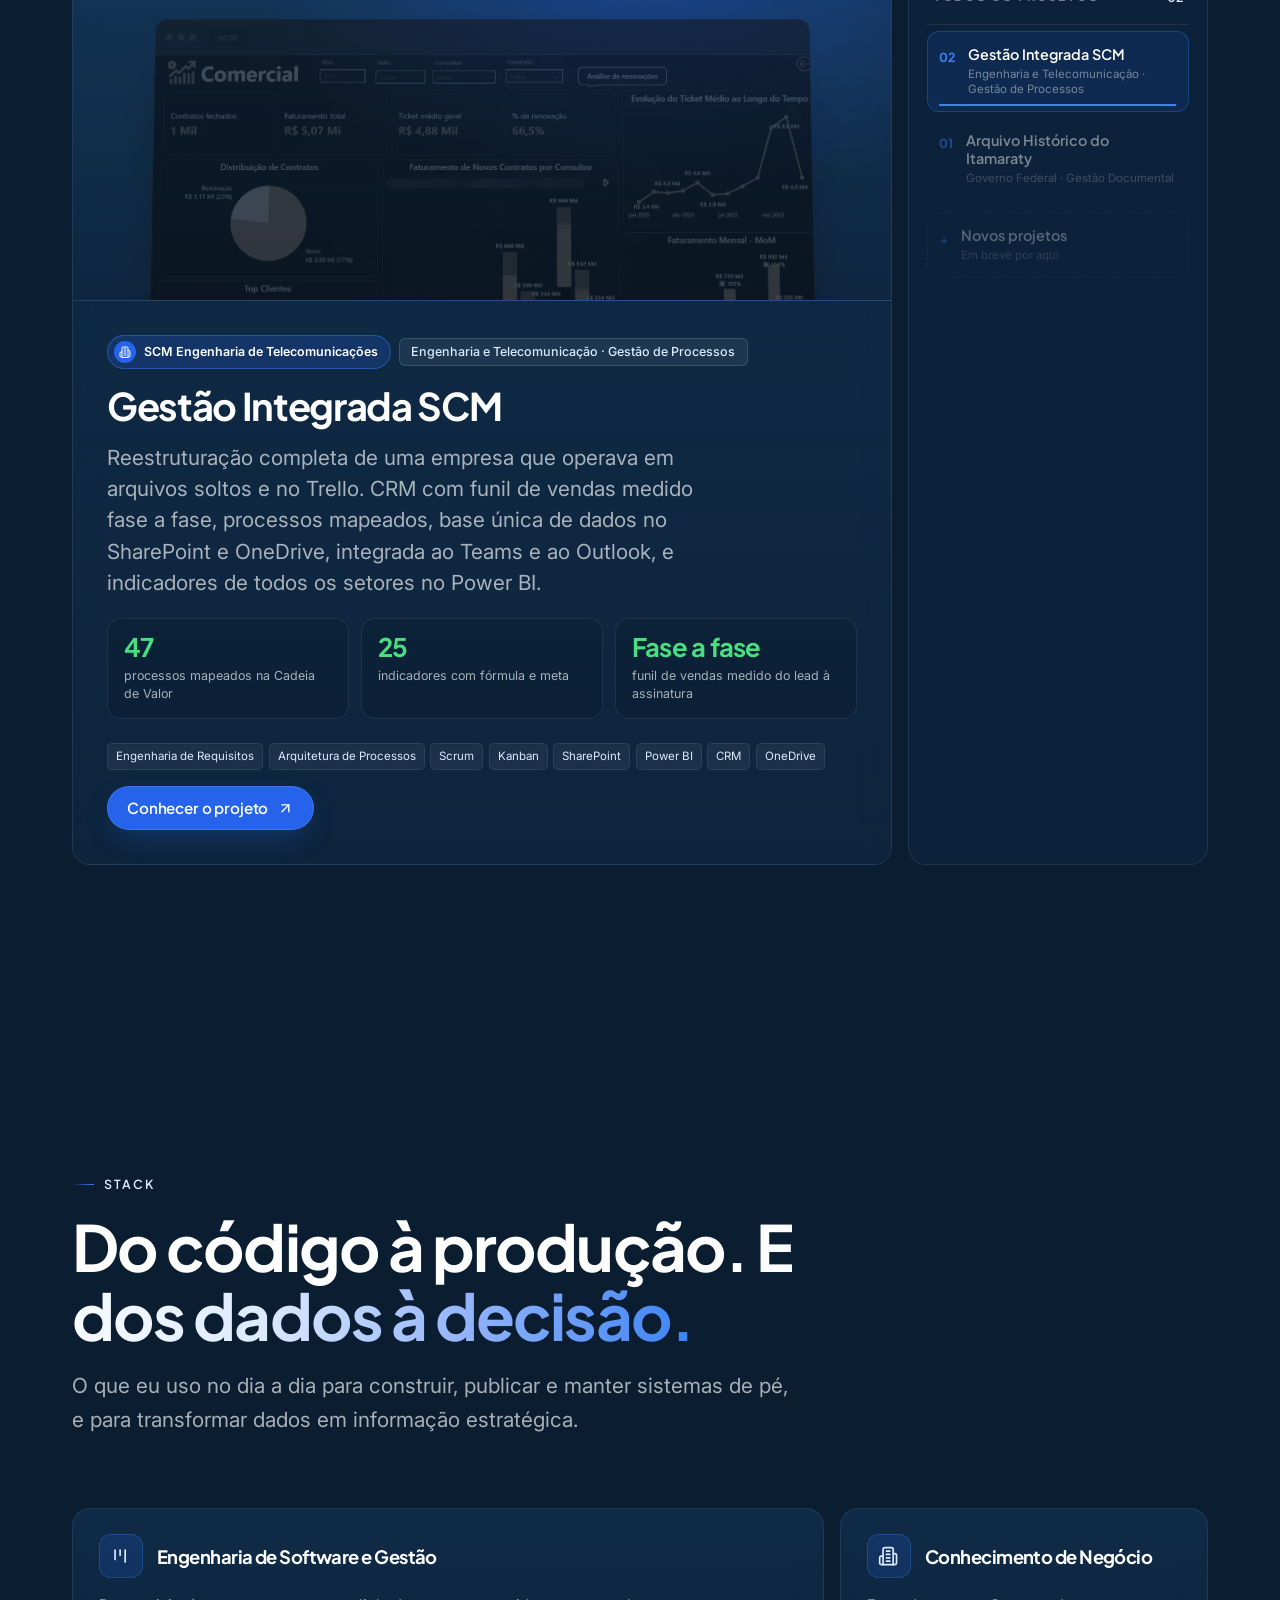
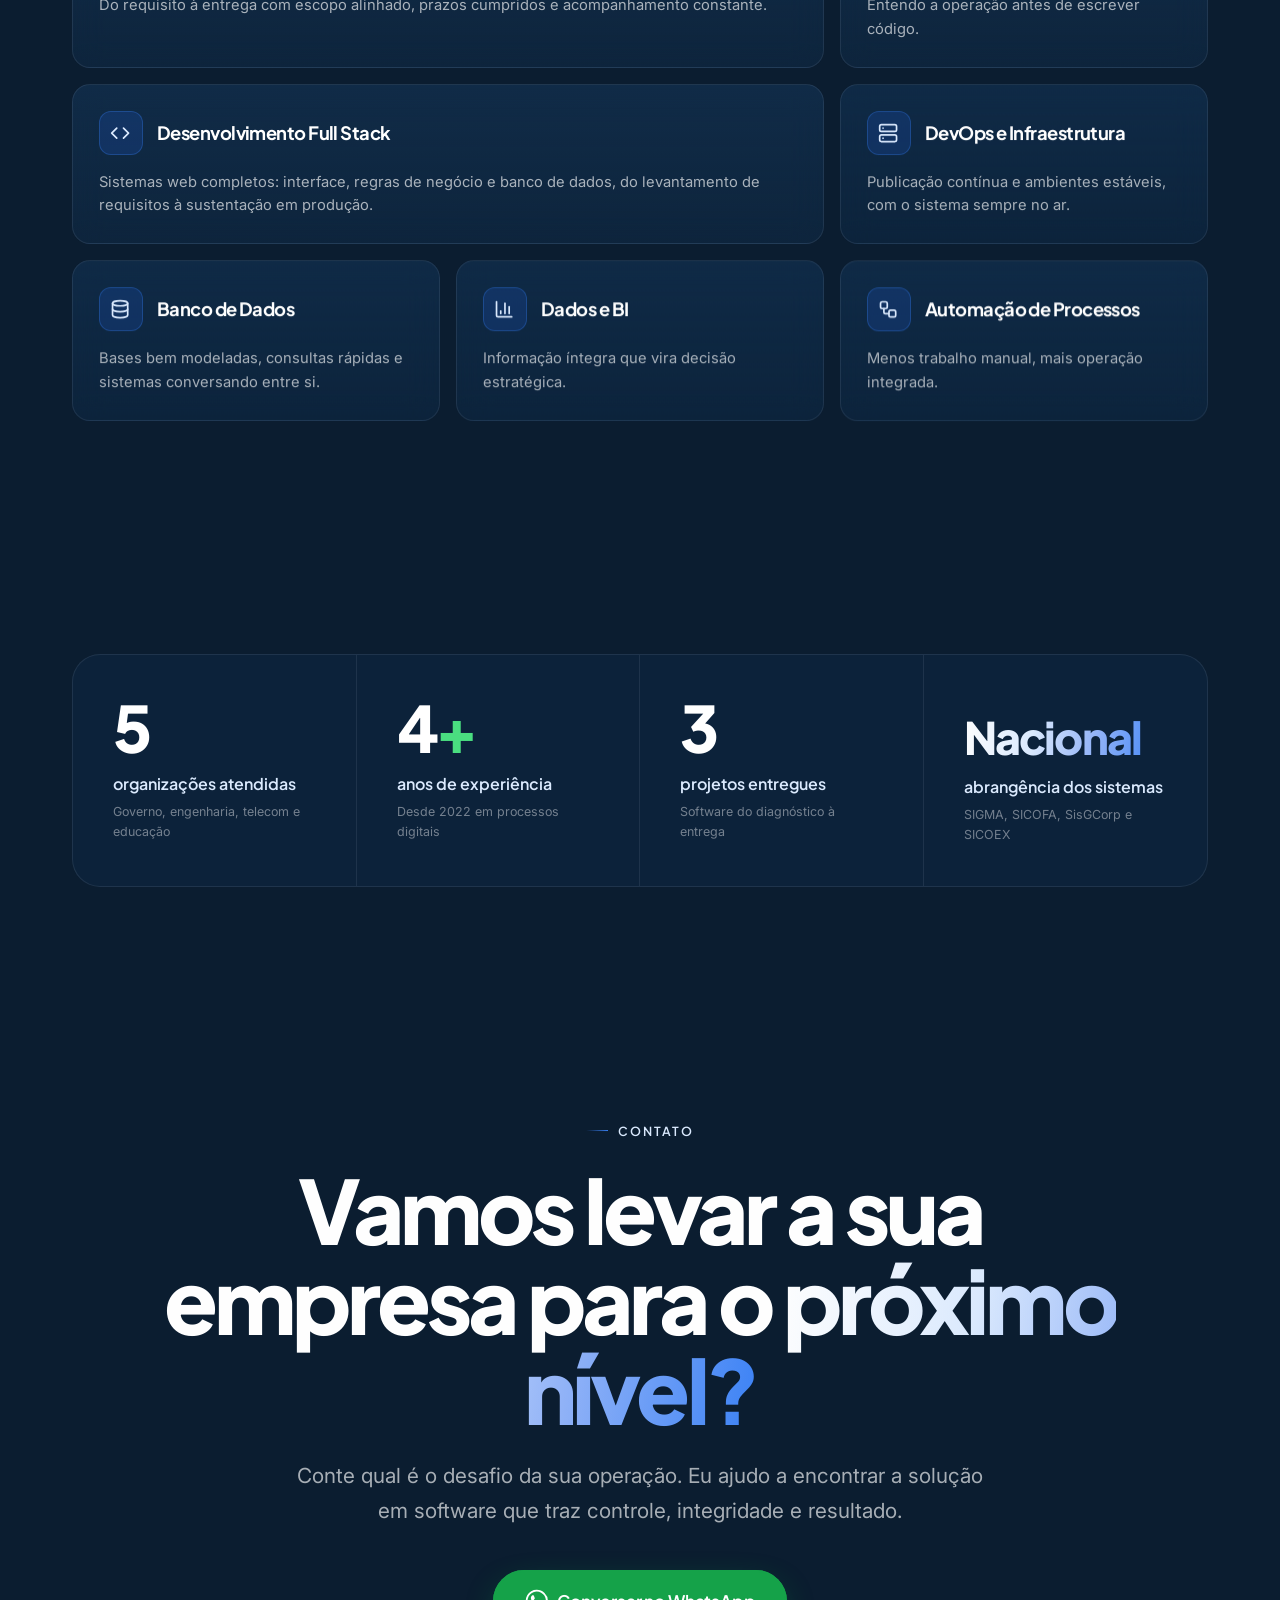
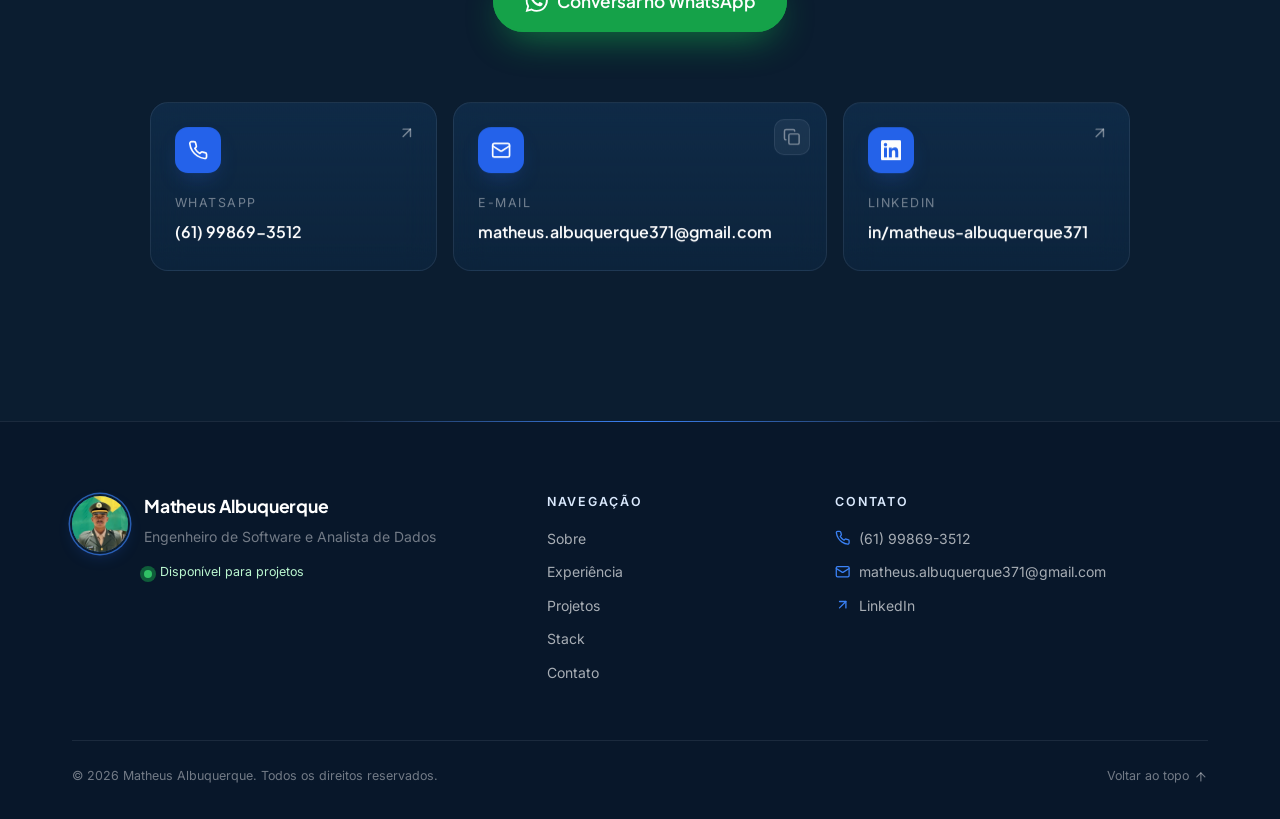
<file: site/index.html>
<!doctype html>
<html lang="pt-BR" class="is-loading">
<head>
  <meta charset="utf-8" />
  <meta name="viewport" content="width=device-width, initial-scale=1, viewport-fit=cover" />

  <!-- ============ SEO ============ -->
  <title>Matheus Albuquerque · Software empresarial que gera resultado</title>
  <meta name="description" content="Engenheiro de Software e Analista de Dados especializado em soluções corporativas. Sistemas de gestão integrados, com integridade, confiabilidade e foco em resultado." />
  <meta name="author" content="Matheus Albuquerque" />
  <meta name="theme-color" content="#0B1D30" />
  <meta name="robots" content="index, follow" />

  <!-- Open Graph (prévia ao compartilhar no WhatsApp/LinkedIn) -->
  <meta property="og:type" content="website" />
  <meta property="og:locale" content="pt_BR" />
  <meta property="og:title" content="Matheus Albuquerque · Software empresarial que gera resultado" />
  <meta property="og:description" content="Tecnologia que organiza, integra e faz a sua empresa crescer." />
  <meta property="og:image" content="assets/img/og-image.jpg" />
  <meta name="twitter:card" content="summary_large_image" />

  <link rel="icon" href="assets/img/favicon.svg" type="image/svg+xml" />
  <link rel="apple-touch-icon" href="assets/img/apple-touch-icon.png" />

  <!-- Fontes -->
  <link rel="preconnect" href="https://fonts.googleapis.com" />
  <link rel="preconnect" href="https://fonts.gstatic.com" crossorigin />
  <link href="https://fonts.googleapis.com/css2?family=Inter:wght@400;500;600&family=Plus+Jakarta+Sans:wght@500;600;700;800&display=swap" rel="stylesheet" />

  <link rel="stylesheet" href="css/style.css" />

  <!-- Evita "piscar" do conteúdo antes das animações. Se algo falhar, mostra tudo em 2,5 s. -->
  <script>
    (function () {
      var d = document.documentElement;
      if (window.matchMedia('(prefers-reduced-motion: reduce)').matches) d.classList.remove('is-loading');
      setTimeout(function () { d.classList.remove('is-loading'); }, 2500);
    })();
  </script>

  <script type="application/ld+json">
  {
    "@context": "https://schema.org",
    "@type": "Person",
    "name": "Matheus Albuquerque",
    "jobTitle": "Engenheiro de Software e Analista de Dados",
    "email": "mailto:matheus.albuquerque371@gmail.com",
    "telephone": "+55-61-99869-3512",
    "sameAs": ["https://www.linkedin.com/in/matheus-albuquerque371"],
    "worksFor": { "@type": "Organization", "name": "Exército Brasileiro · DFPC" },
    "knowsAbout": ["Software empresarial", "Sistemas de gestão", "Análise de dados", "Java", "Spring Boot", "Power BI"]
  }
  </script>
</head>

<body>
  <a class="skip-link" href="#conteudo">Pular para o conteúdo</a>
  <div class="scroll-progress" aria-hidden="true"><span></span></div>

  <!-- =====================================================
       NAVEGAÇÃO
       ===================================================== -->
  <header class="nav" id="nav">
    <div class="nav__inner">
      <a href="#inicio" class="nav__brand" aria-label="Matheus Albuquerque, voltar ao início">
        <span class="avatar" aria-hidden="true"><img src="assets/img/perfil/avatar.webp" alt="" width="128" height="128" /></span>
        <span class="nav__name">Matheus Albuquerque</span>
      </a>

      <nav class="nav__links" aria-label="Seções">
        <a href="#sobre">Sobre</a>
        <a href="#experiencia">Experiência</a>
        <a href="#projetos">Projetos</a>
        <a href="#stack">Stack</a>
        <a href="#contato">Contato</a>
      </nav>

      <a href="#contato" class="btn btn--primary btn--sm nav__cta">Fale comigo</a>

      <button class="nav__toggle" type="button" aria-label="Abrir menu" aria-expanded="false" aria-controls="menu-mobile">
        <span></span><span></span>
      </button>
    </div>
  </header>

  <div class="menu-mobile" id="menu-mobile" aria-hidden="true">
    <nav aria-label="Menu">
      <a href="#sobre">Sobre</a>
      <a href="#experiencia">Experiência</a>
      <a href="#projetos">Projetos</a>
      <a href="#stack">Stack</a>
      <a href="#contato">Contato</a>
    </nav>
    <a href="#contato" class="btn btn--primary btn--lg">Fale comigo</a>
  </div>

  <main id="conteudo">

    <!-- =====================================================
         1. HERO
         ===================================================== -->
    <section class="hero" id="inicio" aria-labelledby="hero-title">
      <div class="hero__bg" aria-hidden="true">
        <div class="hero__blob hero__blob--1"></div>
        <div class="hero__blob hero__blob--2"></div>
        <div class="hero__blob hero__blob--3"></div>
        <div class="hero__grid"></div>
        <div class="hero__spot"></div>
      </div>

      <div class="container hero__content">
        <div class="hero__top" data-hero-fade>
          <span class="status-pill"><span class="status-dot"></span>Disponível para projetos</span>
          <span class="hero__name">Matheus Albuquerque</span>
        </div>

        <h1 class="hero__title" id="hero-title" data-split>
          Tecnologia que organiza, integra e <span class="text-gradient">faz a sua empresa crescer.</span>
        </h1>

        <p class="hero__subtitle" data-hero-fade>
          Soluções em software empresarial com integridade, confiabilidade e foco em resultado.
        </p>

        <div class="hero__ctas" data-hero-fade>
          <a href="#contato" class="btn btn--primary btn--lg" data-magnetic>
            Fale comigo <i data-icon="arrow-right"></i>
          </a>
          <a href="#projetos" class="btn btn--glass btn--lg">Ver projetos</a>
        </div>

        <div class="authority" data-hero-fade>
          <span class="authority__icon"><i data-icon="shield-check"></i></span>
          <span>Atuação em sistemas de abrangência nacional <b>·</b> Exército Brasileiro</span>
        </div>
      </div>

      <a href="#sobre" class="scroll-hint" aria-label="Rolar para a próxima seção">
        <span class="scroll-hint__mouse"><span></span></span>
        <span class="scroll-hint__label">Role para descobrir</span>
      </a>
    </section>

    <!-- =====================================================
         2. SOBRE MIM
         ===================================================== -->
    <section class="section about" id="sobre" aria-labelledby="sobre-title">
      <div class="container">
        <span class="eyebrow" data-reveal>Sobre mim</span>

        <h2 class="about__headline" id="sobre-title" data-scrub-words>
          Software empresarial que transforma operação em resultado.
        </h2>

        <div class="about__grid">
          <!-- FOTOS (carrossel): para trocar, substitua os arquivos em assets/img/perfil/ mantendo os nomes.
               Para adicionar outra foto, copie uma linha <img class="slide" ...>. -->
          <figure class="about__photo" data-reveal>
            <div class="about__photo-frame" data-carousel>
              <img class="slide is-active" src="assets/img/perfil/matheus-exercito.webp" alt="Matheus Albuquerque no Exército Brasileiro" width="800" height="1000"
                   onerror="this.remove()" />
              <img class="slide" src="assets/img/perfil/matheus.webp" alt="Foto de Matheus Albuquerque" width="800" height="1000"
                   onerror="this.remove()" />
              <div class="carousel-dots" role="tablist" aria-label="Escolher foto"></div>
            </div>
            <figcaption>
              <span class="status-dot"></span>
              Divisão de TI da DFPC · Exército Brasileiro
            </figcaption>
          </figure>

          <div class="about__text">
            <p class="about__subtitle" data-reveal>
              Engenheiro de Software e Analista de Dados especializado em soluções corporativas.
            </p>
            <p data-reveal>
              Na economia contemporânea, a tecnologia é o centro do negócio: agiliza processos e garante
              <strong>integridade</strong> e <strong>confiabilidade</strong> às informações.
            </p>
            <p data-reveal>
              Com passagem pelo setor público, engenharia e telecomunicações, ajudo empresas a sair do papel e da
              planilha para sistemas de gestão eficientes e integrados.
            </p>
            <p data-reveal>
              Hoje atuo na Divisão de TI da DFPC, no Exército Brasileiro, em sistemas de abrangência nacional.
              Uno visão técnica e de negócio para entregar soluções que geram resultado.
            </p>

            <ul class="pillars" data-reveal-group>
              <li><i data-icon="shield-check"></i><span>Integridade</span></li>
              <li><i data-icon="lock-keyhole"></i><span>Confiabilidade</span></li>
              <li><i data-icon="trending-up"></i><span>Resultado</span></li>
            </ul>

            <!-- FOTO EM AÇÃO: troque em assets/img/perfil/matheus-apresentando-wide.webp -->
            <figure class="about__action" data-reveal>
              <img src="assets/img/perfil/matheus-apresentando-wide.webp" alt="Matheus apresentando uma solução com o planejamento em sprints no telão" width="1200" height="750" loading="lazy" />
              <figcaption><i data-icon="presentation"></i> Da reunião de requisitos à apresentação da entrega.</figcaption>
            </figure>
          </div>
        </div>
      </div>
    </section>

    <!-- =====================================================
         3. EXPERIÊNCIA
         ===================================================== -->
    <section class="section experience" id="experiencia" aria-labelledby="exp-title">
      <div class="container">
        <header class="section__head">
          <span class="eyebrow" data-reveal>Experiência</span>
          <h2 class="section__title" id="exp-title" data-reveal>Do setor público à iniciativa privada.</h2>
          <p class="section__lead" data-reveal>Uma trajetória construída onde a informação precisa ser íntegra e o sistema não pode parar.</p>
        </header>

        <ol class="timeline">
          <li class="timeline__progress" aria-hidden="true"><span></span></li>

          <li class="timeline__item" data-timeline-item>
            <span class="timeline__dot timeline__dot--active" aria-hidden="true"></span>
            <article class="timeline__card spotlight">
              <div class="timeline__head">
                <span class="timeline__logo"><i data-icon="shield"></i></span>
                <div>
                  <h3>Exército Brasileiro <span class="muted">(DFPC)</span></h3>
                  <time>jul. 2025 até hoje</time>
                </div>
                <span class="badge badge--success"><span class="status-dot"></span>Atual</span>
              </div>
              <p>Desenvolvedor Full Stack e Analista de Dados em sistemas nacionais de gestão de Produtos Controlados.</p>
              <div class="tags"><span class="tag">Full Stack</span><span class="tag">Dados</span></div>
            </article>
          </li>

          <li class="timeline__item" data-timeline-item>
            <span class="timeline__dot" aria-hidden="true"></span>
            <article class="timeline__card spotlight">
              <div class="timeline__head">
                <span class="timeline__logo"><i data-icon="hard-hat"></i></span>
                <div>
                  <h3>Conecte Engenharia</h3>
                  <time>nov. 2024 a nov. 2025</time>
                </div>
              </div>
              <p>Engenheiro de Software responsável por automatizar a gestão de obras, finanças e projetos.</p>
              <div class="tags"><span class="tag">Full Stack</span><span class="tag">Processos</span></div>
            </article>
          </li>

          <li class="timeline__item" data-timeline-item>
            <span class="timeline__dot" aria-hidden="true"></span>
            <article class="timeline__card spotlight">
              <div class="timeline__head">
                <span class="timeline__logo"><i data-icon="radio-tower"></i></span>
                <div>
                  <h3>SCM Engenharia de Telecomunicações</h3>
                  <time>out. 2023 a jun. 2025</time>
                </div>
              </div>
              <p>Participou da modernização da empresa com mapeamento de processos, integração de dados e painéis estratégicos em Power BI.</p>
              <div class="tags"><span class="tag">Dados</span><span class="tag">Processos</span></div>
            </article>
          </li>

          <li class="timeline__item" data-timeline-item>
            <span class="timeline__dot" aria-hidden="true"></span>
            <article class="timeline__card spotlight">
              <div class="timeline__head">
                <span class="timeline__logo"><i data-icon="graduation-cap"></i></span>
                <div>
                  <h3>Pedagoginga</h3>
                  <time>jan. a mai. 2025</time>
                </div>
              </div>
              <p>Programador Full Stack de plataformas educacionais.</p>
              <div class="tags"><span class="tag">Full Stack</span></div>
            </article>
          </li>

          <li class="timeline__item" data-timeline-item>
            <span class="timeline__dot" aria-hidden="true"></span>
            <article class="timeline__card spotlight">
              <div class="timeline__head">
                <span class="timeline__logo"><i data-icon="landmark"></i></span>
                <div>
                  <h3>ANVISA</h3>
                  <time>abr. 2022 a out. 2023</time>
                </div>
              </div>
              <p>Assistente administrativo na gestão digital de processos da Dívida Ativa.</p>
              <div class="tags"><span class="tag">Processos</span></div>
            </article>
          </li>
        </ol>
      </div>
    </section>

    <!-- =====================================================
         4. PROJETOS  (conteúdo em js/dados.js)
         ===================================================== -->
    <section class="section projects" id="projetos" aria-labelledby="proj-title">
      <div class="container">
        <header class="section__head">
          <span class="eyebrow" data-reveal>Projetos</span>
          <h2 class="section__title" id="proj-title" data-reveal>
            Projetos que saíram do papel <span class="text-gradient">e viraram sistema.</span>
          </h2>
          <p class="section__lead" data-reveal>Do diagnóstico à entrega: o problema, a solução e o que cada projeto tem de melhor.</p>
        </header>

        <!-- Carrossel: card grande à esquerda + lista de projetos à direita (gerado por js/dados.js) -->
        <div class="showcase" id="showcase" data-reveal>
          <div class="showcase__stage" id="showcase-stage" aria-live="polite"></div>
          <aside class="showcase__list" aria-label="Todos os projetos">
            <div class="showcase__list-head">
              <span>Todos os projetos</span>
              <span class="showcase__count" id="showcase-count"></span>
            </div>
            <ol id="showcase-list"></ol>
          </aside>
        </div>
      </div>
    </section>

    <!-- =====================================================
         5. STACK  (conteúdo em js/dados.js)
         ===================================================== -->
    <section class="section stack" id="stack" aria-labelledby="stack-title">
      <div class="container">
        <header class="section__head">
          <span class="eyebrow" data-reveal>Stack</span>
          <h2 class="section__title" id="stack-title" data-reveal>Do código à produção. <span class="text-gradient">E dos dados à decisão.</span></h2>
          <p class="section__lead" data-reveal>O que eu uso no dia a dia para construir, publicar e manter sistemas de pé, e para transformar dados em informação estratégica.</p>
        </header>
        <div class="stack__grid" id="stack-grid"></div>
      </div>
      <div class="marquee" aria-hidden="true"><div class="marquee__track" id="marquee"></div></div>
    </section>

    <!-- =====================================================
         6. FORMAÇÃO  (aparece quando houver itens em js/dados.js)
         ===================================================== -->
    <section class="section education" id="formacao" aria-labelledby="edu-title" hidden>
      <div class="container">
        <header class="section__head">
          <span class="eyebrow" data-reveal>Formação</span>
          <h2 class="section__title" id="edu-title" data-reveal>Base sólida, atualização constante.</h2>
        </header>
        <div class="edu__grid" id="edu-grid"></div>
      </div>
    </section>

    <!-- =====================================================
         7. NÚMEROS  (conteúdo em js/dados.js)
         ===================================================== -->
    <section class="section numbers" id="numeros" aria-label="Números" hidden>
      <div class="container">
        <div class="numbers__grid" id="numbers-grid"></div>
      </div>
    </section>

    <!-- =====================================================
         8. DEPOIMENTOS  (aparece quando houver itens em js/dados.js)
         ===================================================== -->
    <section class="section testimonials" id="depoimentos" aria-labelledby="dep-title" hidden>
      <div class="container">
        <header class="section__head">
          <span class="eyebrow" data-reveal>Depoimentos</span>
          <h2 class="section__title" id="dep-title" data-reveal>Quem trabalhou comigo, recomenda.</h2>
        </header>
        <div class="testimonials__grid" id="dep-grid"></div>
      </div>
    </section>

    <!-- =====================================================
         9. CONTATO
         ===================================================== -->
    <section class="contact" id="contato" aria-labelledby="contato-title">
      <div class="contact__bg" aria-hidden="true"></div>
      <div class="container contact__inner">
        <span class="eyebrow" data-reveal>Contato</span>
        <h2 class="contact__title" id="contato-title" data-reveal>
          Vamos levar a sua empresa para o <span class="text-gradient">próximo nível?</span>
        </h2>
        <p class="contact__text" data-reveal>
          Conte qual é o desafio da sua operação. Eu ajudo a encontrar a solução em software que traz controle,
          integridade e resultado.
        </p>

        <div class="contact__cta" data-reveal>
          <a class="btn btn--whatsapp btn--xl" data-whatsapp data-magnetic target="_blank" rel="noopener">
            <svg class="icon" viewBox="0 0 24 24" aria-hidden="true"><path fill="currentColor" d="M17.47 14.38c-.3-.15-1.75-.86-2.02-.96-.27-.1-.47-.15-.67.15-.2.3-.77.96-.94 1.16-.17.2-.35.22-.64.07-.3-.15-1.25-.46-2.38-1.47-.88-.79-1.47-1.76-1.65-2.06-.17-.3-.02-.46.13-.6.13-.14.3-.35.45-.52.15-.18.2-.3.3-.5.1-.2.05-.37-.03-.52-.07-.15-.66-1.6-.91-2.2-.24-.57-.48-.5-.67-.5h-.57c-.2 0-.52.08-.79.37-.27.3-1.04 1.02-1.04 2.48s1.06 2.88 1.21 3.08c.15.2 2.1 3.2 5.08 4.48.71.31 1.26.49 1.7.63.71.23 1.36.2 1.87.12.57-.09 1.75-.72 2-1.41.25-.7.25-1.29.17-1.41-.07-.13-.27-.2-.57-.35zM12.05 21.5h-.01a9.4 9.4 0 0 1-4.8-1.31l-.34-.2-3.57.93.95-3.48-.22-.36A9.43 9.43 0 1 1 12.05 21.5zm8.02-17.45A11.27 11.27 0 0 0 12.05.75 11.3 11.3 0 0 0 2.27 17.68L.66 23.56l6.02-1.58a11.28 11.28 0 0 0 5.37 1.37h.01A11.3 11.3 0 0 0 20.07 4.05z"/></svg>
            Conversar no WhatsApp
          </a>
        </div>

        <div class="contact__cards" data-reveal-group>
          <a class="contact-card spotlight" data-whatsapp target="_blank" rel="noopener">
            <span class="contact-card__icon"><i data-icon="phone"></i></span>
            <span class="contact-card__label">WhatsApp</span>
            <span class="contact-card__value">(61) 99869-3512</span>
            <i data-icon="arrow-up-right" class="contact-card__arrow"></i>
          </a>

          <div class="contact-card spotlight">
            <a class="contact-card__link" href="mailto:matheus.albuquerque371@gmail.com" aria-label="Enviar e-mail"></a>
            <span class="contact-card__icon"><i data-icon="mail"></i></span>
            <span class="contact-card__label">E-mail</span>
            <span class="contact-card__value">matheus.albuquerque371@gmail.com</span>
            <button class="contact-card__copy" type="button" data-copy="matheus.albuquerque371@gmail.com" aria-label="Copiar e-mail">
              <i data-icon="copy"></i>
            </button>
          </div>

          <a class="contact-card spotlight" href="https://www.linkedin.com/in/matheus-albuquerque371" target="_blank" rel="noopener">
            <span class="contact-card__icon">
              <svg class="icon" viewBox="0 0 24 24" aria-hidden="true"><path fill="currentColor" d="M20.45 20.45h-3.56v-5.57c0-1.33-.02-3.04-1.85-3.04-1.85 0-2.14 1.45-2.14 2.94v5.67H9.35V9h3.41v1.56h.05c.48-.9 1.64-1.85 3.37-1.85 3.6 0 4.27 2.37 4.27 5.46v6.28zM5.34 7.43a2.06 2.06 0 1 1 0-4.13 2.06 2.06 0 0 1 0 4.13zM7.12 20.45H3.56V9h3.56v11.45zM22.22 0H1.77C.79 0 0 .77 0 1.73v20.54C0 23.23.79 24 1.77 24h20.45c.98 0 1.78-.77 1.78-1.73V1.73C24 .77 23.2 0 22.22 0z"/></svg>
            </span>
            <span class="contact-card__label">LinkedIn</span>
            <span class="contact-card__value">in/matheus-albuquerque371</span>
            <i data-icon="arrow-up-right" class="contact-card__arrow"></i>
          </a>
        </div>
      </div>
    </section>
  </main>

  <!-- =====================================================
       10. FOOTER
       ===================================================== -->
  <footer class="footer">
    <div class="container">
      <div class="footer__main">
        <div class="footer__brand">
          <span class="avatar avatar--lg" aria-hidden="true"><img src="assets/img/perfil/avatar.webp" alt="" width="128" height="128" loading="lazy" /></span>
          <div>
            <strong>Matheus Albuquerque</strong>
            <span>Engenheiro de Software e Analista de Dados</span>
            <span class="footer__status"><span class="status-dot"></span>Disponível para projetos</span>
          </div>
        </div>

        <nav class="footer__col" aria-label="Rodapé">
          <span class="footer__label">Navegação</span>
          <a href="#sobre">Sobre</a>
          <a href="#experiencia">Experiência</a>
          <a href="#projetos">Projetos</a>
          <a href="#stack">Stack</a>
          <a href="#contato">Contato</a>
        </nav>

        <div class="footer__col">
          <span class="footer__label">Contato</span>
          <a data-whatsapp target="_blank" rel="noopener"><i data-icon="phone"></i> (61) 99869-3512</a>
          <a href="mailto:matheus.albuquerque371@gmail.com"><i data-icon="mail"></i> matheus.albuquerque371@gmail.com</a>
          <a href="https://www.linkedin.com/in/matheus-albuquerque371" target="_blank" rel="noopener"><i data-icon="arrow-up-right"></i> LinkedIn</a>
        </div>
      </div>

      <div class="footer__bottom">
        <span>© <span data-year>2026</span> Matheus Albuquerque. Todos os direitos reservados.</span>
        <a href="#inicio" class="footer__top">Voltar ao topo <i data-icon="arrow-up-right"></i></a>
      </div>
    </div>
  </footer>

  <!-- =====================================================
       DRAWER · Estudo de caso (estilo Ant Design)
       ===================================================== -->
  <div class="drawer" id="drawer" aria-hidden="true">
    <div class="drawer__mask" data-drawer-close></div>
    <aside class="drawer__panel" role="dialog" aria-modal="true" aria-labelledby="drawer-title" tabindex="-1">
      <header class="drawer__header">
        <span class="drawer__kicker">Estudo de caso</span>
        <button class="drawer__close" type="button" data-drawer-close aria-label="Fechar estudo de caso"><i data-icon="x"></i></button>
      </header>
      <div class="drawer__body" id="drawer-body" data-lenis-prevent></div>
    </aside>
  </div>

  <!-- Lightbox de imagens -->
  <div class="lightbox" id="lightbox" aria-hidden="true" role="dialog" aria-modal="true" aria-label="Imagem ampliada">
    <button class="lightbox__close" type="button" data-lightbox-close aria-label="Fechar imagem"><i data-icon="x"></i></button>
    <button class="lightbox__nav lightbox__nav--prev" type="button" data-lightbox-prev aria-label="Imagem anterior"><i data-icon="chevron-left"></i></button>
    <figure class="lightbox__figure">
      <img id="lightbox-img" alt="" />
      <figcaption id="lightbox-caption"></figcaption>
    </figure>
    <button class="lightbox__nav lightbox__nav--next" type="button" data-lightbox-next aria-label="Próxima imagem"><i data-icon="chevron-right"></i></button>
  </div>

  <!-- Aviso rápido (ex.: "E-mail copiado") -->
  <div class="toast" id="toast" role="status" aria-live="polite"></div>

  <!-- ============ Scripts (todos locais, sem build) ============ -->
  <script src="vendor/gsap.min.js" defer></script>
  <script src="vendor/ScrollTrigger.min.js" defer></script>
  <script src="vendor/lenis.min.js" defer></script>
  <script src="js/icons.js" defer></script>
  <script src="js/dados.js" defer></script>
  <script src="js/main.js" defer></script>
</body>
</html>
</file>
<file: css/style.css>
/* ==========================================================================
   PORTFÓLIO · MATHEUS ALBUQUERQUE
   Tema: Dark Blue · Glassmorphism · Bento Grid
   ========================================================================== */

/* ---------- 0. Design tokens ---------- */
:root {
  /* Paleta oficial */
  --c-deep: #163A5F;          /* superfícies, cards, bento */
  --c-bg: #0B1D30;            /* fundo principal */
  --c-bg-2: #08172A;          /* variação mais funda para alternar seções */
  --c-primary: #2563EB;       /* ação: botões, links ativos, ícones */
  --c-primary-hi: #3B82F6;    /* hover/brilho derivado do primário */
  --c-soft: #DBEAFE;          /* destaques suaves, badges, gradientes */
  --c-white: #FFFFFF;         /* títulos */
  --c-text: #F3F4F6;          /* leitura */
  --c-graphite: #1F2937;      /* contraste escuro em fundos claros */
  --c-success: #16A34A;       /* status, métricas positivas */
  --c-success-hi: #4ADE80;

  /* Derivados */
  --c-muted: rgba(243, 244, 246, 0.68);
  --c-faint: rgba(243, 244, 246, 0.45);
  --surface: rgba(22, 58, 95, 0.42);
  --surface-2: rgba(22, 58, 95, 0.62);
  --border: rgba(219, 234, 254, 0.09);
  --border-2: rgba(219, 234, 254, 0.16);
  --glow: rgba(37, 99, 235, 0.45);

  /* Tipografia */
  --f-display: 'Plus Jakarta Sans', 'Inter', system-ui, sans-serif;
  --f-body: 'Inter', system-ui, -apple-system, 'Segoe UI', Roboto, sans-serif;

  --fs-hero: clamp(2.5rem, 1.2rem + 5.4vw, 5.8rem);
  --fs-h2: clamp(2rem, 1.1rem + 3.6vw, 4rem);
  --fs-h3: clamp(1.15rem, 1rem + 0.6vw, 1.45rem);
  --fs-lead: clamp(1.05rem, 0.95rem + 0.5vw, 1.3rem);
  --fs-body: 1rem;
  --fs-sm: 0.875rem;
  --fs-xs: 0.78rem;

  /* Espaçamento e forma */
  --gutter: clamp(1rem, 0.5rem + 2.5vw, 2rem);
  --section-y: clamp(5rem, 3rem + 8vw, 10rem);
  --radius-sm: 10px;
  --radius: 18px;
  --radius-lg: 28px;
  --ease: cubic-bezier(0.22, 1, 0.36, 1);
  --shadow: 0 30px 80px -20px rgba(2, 8, 20, 0.7);
}

/* ---------- 1. Base ---------- */
*, *::before, *::after { box-sizing: border-box; }
html { -webkit-text-size-adjust: 100%; scroll-behavior: smooth; }
html.lenis, html.lenis body { height: auto; }
.lenis.lenis-smooth { scroll-behavior: auto !important; }
.lenis.lenis-stopped { overflow: hidden; }

body {
  margin: 0;
  background: var(--c-bg);
  color: var(--c-text);
  font-family: var(--f-body);
  font-size: var(--fs-body);
  line-height: 1.65;
  -webkit-font-smoothing: antialiased;
  -moz-osx-font-smoothing: grayscale;
  text-rendering: optimizeLegibility;
  overflow-x: hidden;
}
/* Corta qualquer brilho/slide que passe da borda (inclusive no iPhone) */
html, body { overflow-x: clip; }
img { max-width: 100%; height: auto; display: block; }
a { color: inherit; text-decoration: none; }
button { font: inherit; color: inherit; background: none; border: 0; cursor: pointer; padding: 0; }
h1, h2, h3, h4 { font-family: var(--f-display); color: var(--c-white); margin: 0; line-height: 1.08; letter-spacing: -0.03em; font-weight: 700; }
/* Plus Jakarta Sans tem o espaço estreito: com o tracking negativo as palavras grudavam ("Verprojetos") */
h1, h2, h3, h4, .btn, .nav__name, .nav__links a, .hero__name, .menu-mobile nav a, .about__subtitle, .about__action figcaption,
.link-arrow, .bento-card .hook, .marquee__track span, .number > span, .contact-card__value, .footer__brand strong,
.case__cta p, .showcase__info strong, .stackrow__head strong, .strength strong, .quote-card footer strong { word-spacing: .12em; }
.hero__title { word-spacing: .12em; }
p { margin: 0; }
ul, ol { margin: 0; padding: 0; list-style: none; }
::selection { background: var(--c-primary); color: #fff; }
:focus-visible { outline: 2px solid var(--c-primary-hi); outline-offset: 3px; border-radius: 6px; }
[hidden] { display: none !important; }

.container { width: 100%; max-width: 1200px; margin-inline: auto; padding-inline: var(--gutter); }
.muted { color: var(--c-faint); font-weight: 500; }

.icon, [data-icon] svg { width: 1.1em; height: 1.1em; flex: none; }
i[data-icon] { display: inline-flex; font-style: normal; }

.skip-link {
  position: absolute; left: 1rem; top: -100px; z-index: 999;
  background: var(--c-primary); color: #fff; padding: .7rem 1rem; border-radius: var(--radius-sm);
}
.skip-link:focus { top: 1rem; }

:root { --grad-text: linear-gradient(100deg, #FFFFFF 0%, var(--c-soft) 35%, #93B4F8 65%, var(--c-primary-hi) 100%); }
.text-gradient {
  background: var(--grad-text);
  -webkit-background-clip: text; background-clip: text; color: transparent;
}

.scroll-progress { position: fixed; inset: 0 0 auto 0; height: 2px; z-index: 120; pointer-events: none; }
.scroll-progress span {
  display: block; height: 100%; width: 100%; transform-origin: 0 50%; transform: scaleX(0);
  background: linear-gradient(90deg, var(--c-primary), var(--c-soft));
}

/* ---------- 2. Componentes ---------- */
.btn {
  --h: 44px;
  position: relative; display: inline-flex; align-items: center; justify-content: center; gap: .55rem;
  height: var(--h); padding: 0 1.25rem; border-radius: 999px;
  font-family: var(--f-display); font-weight: 600; font-size: .95rem; letter-spacing: -0.01em; white-space: nowrap;
  transition: transform .35s var(--ease), background-color .3s, box-shadow .35s var(--ease), border-color .3s;
  will-change: transform;
}
.btn--sm { --h: 38px; padding: 0 1rem; font-size: .875rem; }
.btn--lg { --h: 54px; padding: 0 1.6rem; font-size: 1rem; }
.btn--xl { --h: 62px; padding: 0 2rem; font-size: 1.08rem; }
.btn .icon, .btn [data-icon] svg { transition: transform .35s var(--ease); }
.btn:hover [data-icon="arrow-right"] svg { transform: translateX(3px); }

.btn--primary {
  background: var(--c-primary); color: #fff;
  box-shadow: 0 0 0 1px rgba(255,255,255,.12) inset, 0 10px 30px -10px var(--glow);
}
.btn--primary:hover { background: var(--c-primary-hi); box-shadow: 0 0 0 1px rgba(255,255,255,.2) inset, 0 16px 40px -10px rgba(59,130,246,.7); }

.btn--glass {
  background: rgba(219, 234, 254, 0.06); color: var(--c-white);
  border: 1px solid var(--border-2);
  -webkit-backdrop-filter: blur(14px); backdrop-filter: blur(14px);
}
.btn--glass:hover { background: rgba(219, 234, 254, 0.12); border-color: rgba(219,234,254,.3); }

.btn--whatsapp { background: var(--c-success); color: #fff; box-shadow: 0 14px 40px -12px rgba(22,163,74,.8); }
.btn--whatsapp:hover { background: #15913F; }
.btn--whatsapp .icon { width: 1.35em; height: 1.35em; }
.btn--whatsapp::after {
  content: ''; position: absolute; inset: 0; border-radius: inherit; border: 2px solid var(--c-success);
  animation: pulse 2.4s var(--ease) infinite; pointer-events: none;
}
@keyframes pulse { 0% { opacity: .8; transform: scale(1); } 80%, 100% { opacity: 0; transform: scale(1.18, 1.45); } }

.eyebrow {
  display: inline-flex; align-items: center; gap: .6rem;
  font-family: var(--f-display); font-size: var(--fs-xs); font-weight: 600; letter-spacing: .16em; text-transform: uppercase;
  color: var(--c-soft);
}
.eyebrow::before { content: ''; width: 22px; height: 1px; background: linear-gradient(90deg, transparent, var(--c-primary-hi)); }

.status-pill {
  display: inline-flex; align-items: center; gap: .55rem; padding: .4rem .85rem .4rem .7rem; border-radius: 999px;
  font-size: var(--fs-xs); font-weight: 500; color: #D1FADF;
  background: rgba(22, 163, 74, .1); border: 1px solid rgba(22, 163, 74, .3);
}
.status-dot { position: relative; width: 8px; height: 8px; border-radius: 50%; background: var(--c-success-hi); flex: none; display: inline-block; }
.status-dot::after { content: ''; position: absolute; inset: -4px; border-radius: 50%; background: var(--c-success); opacity: .5; animation: ping 2s ease-out infinite; }
@keyframes ping { 0% { transform: scale(.5); opacity: .7; } 100% { transform: scale(1.8); opacity: 0; } }

.badge { display: inline-flex; align-items: center; gap: .45rem; padding: .25rem .65rem; border-radius: 999px; font-size: var(--fs-xs); font-weight: 600; }
.badge--success { color: #BBF7D0; background: rgba(22,163,74,.12); border: 1px solid rgba(22,163,74,.35); }
.badge--success .status-dot { width: 6px; height: 6px; }

.tags { display: flex; flex-wrap: wrap; gap: .45rem; }
.tag {
  display: inline-flex; align-items: center; gap: .35rem; padding: .28rem .7rem; border-radius: 6px;
  font-size: var(--fs-xs); font-weight: 500; line-height: 1.4; color: var(--c-soft);
  background: rgba(219, 234, 254, .07); border: 1px solid rgba(219, 234, 254, .14);
}
.tag--primary { color: #fff; background: rgba(37,99,235,.2); border-color: rgba(59,130,246,.45); }

/* Superfície glass com brilho que segue o mouse (estilo Linear) */
.spotlight {
  --mx: 50%; --my: 50%;
  position: relative; isolation: isolate;
  background: linear-gradient(180deg, rgba(22,58,95,.5), rgba(22,58,95,.28));
  border: 1px solid var(--border);
  border-radius: var(--radius);
  -webkit-backdrop-filter: blur(16px); backdrop-filter: blur(16px);
  transition: border-color .4s, transform .5s var(--ease), box-shadow .5s var(--ease);
}
.spotlight::before {
  content: ''; position: absolute; inset: 0; border-radius: inherit; z-index: -1; pointer-events: none;
  background: radial-gradient(420px circle at var(--mx) var(--my), rgba(59,130,246,.16), transparent 45%);
  opacity: 0; transition: opacity .4s;
}
.spotlight::after { /* borda iluminada */
  content: ''; position: absolute; inset: -1px; border-radius: inherit; pointer-events: none; padding: 1px;
  background: radial-gradient(300px circle at var(--mx) var(--my), rgba(219,234,254,.55), transparent 50%);
  -webkit-mask: linear-gradient(#000 0 0) content-box, linear-gradient(#000 0 0);
  -webkit-mask-composite: xor; mask-composite: exclude;
  opacity: 0; transition: opacity .4s;
}
.spotlight:hover::before, .spotlight:hover::after { opacity: 1; }
.spotlight:hover { border-color: var(--border-2); }

/* ---------- 3. Navegação ---------- */
.nav { position: fixed; inset: 0 0 auto 0; z-index: 100; padding: 14px var(--gutter); transition: transform .5s var(--ease); }
.nav.is-hidden { transform: translateY(-120%); }
.nav__inner {
  max-width: 1200px; margin-inline: auto; display: flex; align-items: center; gap: 1.5rem;
  padding: 8px 8px 8px 14px; border-radius: 999px; border: 1px solid rgba(219,234,254,.08);
  background: rgba(11, 29, 48, .28); -webkit-backdrop-filter: blur(10px); backdrop-filter: blur(10px);
  transition: background-color .4s, border-color .4s, box-shadow .4s, -webkit-backdrop-filter .4s, backdrop-filter .4s;
}
.nav.is-scrolled .nav__inner {
  background: rgba(11, 29, 48, .66); border-color: var(--border);
  -webkit-backdrop-filter: blur(18px) saturate(140%); backdrop-filter: blur(18px) saturate(140%);
  box-shadow: 0 10px 40px -20px rgba(0,0,0,.6);
}
.nav__brand { display: flex; align-items: center; gap: .7rem; margin-right: auto; }
.nav__logo {
  width: 34px; height: 34px; border-radius: 10px; display: grid; place-items: center; flex: none;
  font-family: var(--f-display); font-weight: 800; font-size: .8rem; letter-spacing: -.02em; color: #fff;
  background: linear-gradient(135deg, var(--c-primary) 0%, var(--c-deep) 100%);
  box-shadow: 0 0 0 1px rgba(219,234,254,.18) inset, 0 6px 18px -6px var(--glow);
}
.nav__name { font-family: var(--f-display); font-weight: 600; font-size: .95rem; color: var(--c-white); letter-spacing: -.01em; }
.nav__links { display: flex; gap: .25rem; }
.nav__links a {
  position: relative; padding: .45rem .85rem; border-radius: 999px; font-size: .9rem; color: var(--c-muted);
  transition: color .3s, background-color .3s;
}
.nav__links a:hover { color: var(--c-white); }
.nav__links a.is-active { color: var(--c-white); background: rgba(219,234,254,.08); }
.nav__toggle { display: none; width: 42px; height: 42px; border-radius: 50%; position: relative; background: rgba(219,234,254,.06); border: 1px solid var(--border); }
.nav__toggle span { position: absolute; left: 12px; right: 12px; height: 1.5px; background: #fff; border-radius: 2px; transition: transform .45s var(--ease), top .45s var(--ease); }
.nav__toggle span:first-child { top: 16px; }
.nav__toggle span:last-child { top: 24px; }
.nav__toggle[aria-expanded="true"] span:first-child { top: 20px; transform: rotate(45deg); }
.nav__toggle[aria-expanded="true"] span:last-child { top: 20px; transform: rotate(-45deg); }

.menu-mobile {
  position: fixed; inset: 0; z-index: 90; display: flex; flex-direction: column; justify-content: center; gap: 2.5rem;
  padding: 6rem var(--gutter) 3rem; background: rgba(8, 23, 42, .92);
  -webkit-backdrop-filter: blur(24px); backdrop-filter: blur(24px);
  opacity: 0; visibility: hidden; transition: opacity .45s var(--ease), visibility .45s;
}
.menu-mobile.is-open { opacity: 1; visibility: visible; }
.menu-mobile nav { display: flex; flex-direction: column; gap: .4rem; }
.menu-mobile nav a {
  font-family: var(--f-display); font-size: clamp(2rem, 9vw, 2.8rem); font-weight: 700; color: var(--c-white); letter-spacing: -.03em;
  transform: translateY(20px); opacity: 0; transition: transform .6s var(--ease), opacity .6s var(--ease);
}
.menu-mobile.is-open nav a { transform: none; opacity: 1; }
.menu-mobile.is-open nav a:nth-child(2) { transition-delay: .05s; }
.menu-mobile.is-open nav a:nth-child(3) { transition-delay: .1s; }
.menu-mobile.is-open nav a:nth-child(4) { transition-delay: .15s; }
.menu-mobile.is-open nav a:nth-child(5) { transition-delay: .2s; }
.menu-mobile .btn { align-self: flex-start; }

/* ---------- 4. Hero ---------- */
.hero {
  position: relative; min-height: 100vh; min-height: 100svh; display: flex; align-items: center;
  padding: 7.5rem 0 7rem; overflow: hidden; isolation: isolate;
}
.hero__bg { position: absolute; inset: 0; z-index: -1; overflow: hidden; background: radial-gradient(120% 80% at 50% -10%, #12345A 0%, var(--c-bg) 60%); }
.hero__blob { position: absolute; border-radius: 50%; filter: blur(90px); opacity: .55; will-change: transform; }
.hero__blob--1 { width: 55vw; height: 55vw; max-width: 760px; max-height: 760px; left: -12vw; top: -18vw; background: radial-gradient(circle, var(--c-primary) 0%, transparent 65%); animation: drift1 18s ease-in-out infinite alternate; }
.hero__blob--2 { width: 45vw; height: 45vw; max-width: 620px; max-height: 620px; right: -10vw; top: 10vh; background: radial-gradient(circle, var(--c-deep) 0%, transparent 70%); opacity: .9; animation: drift2 22s ease-in-out infinite alternate; }
.hero__blob--3 { width: 38vw; height: 38vw; max-width: 520px; max-height: 520px; left: 30vw; bottom: -22vw; background: radial-gradient(circle, rgba(219,234,254,.35) 0%, transparent 65%); opacity: .35; animation: drift3 26s ease-in-out infinite alternate; }
@keyframes drift1 { to { transform: translate(8vw, 6vh) scale(1.1); } }
@keyframes drift2 { to { transform: translate(-6vw, 10vh) scale(1.15); } }
@keyframes drift3 { to { transform: translate(-10vw, -6vh) scale(.9); } }
.hero__grid {
  position: absolute; inset: 0;
  background-image: linear-gradient(rgba(219,234,254,.05) 1px, transparent 1px), linear-gradient(90deg, rgba(219,234,254,.05) 1px, transparent 1px);
  background-size: 64px 64px;
  -webkit-mask-image: radial-gradient(ellipse 70% 60% at 50% 40%, #000 20%, transparent 75%);
  mask-image: radial-gradient(ellipse 70% 60% at 50% 40%, #000 20%, transparent 75%);
}
.hero__spot {
  --sx: 50%; --sy: 40%;
  position: absolute; inset: 0;
  background: radial-gradient(600px circle at var(--sx) var(--sy), rgba(59,130,246,.14), transparent 60%);
  transition: background .2s;
}
.hero::after { content: ''; position: absolute; inset: auto 0 0 0; height: 180px; background: linear-gradient(transparent, var(--c-bg)); z-index: -1; }

.hero__content { display: flex; flex-direction: column; align-items: flex-start; }
.hero__top { display: flex; flex-wrap: wrap; align-items: center; gap: .9rem 1.1rem; margin-bottom: 2rem; }
.hero__name { font-family: var(--f-display); font-size: .95rem; font-weight: 600; color: var(--c-soft); letter-spacing: .01em; }
.hero__title { font-size: var(--fs-hero); font-weight: 800; letter-spacing: -0.045em; line-height: 1.0; max-width: 16.5ch; }
.hero__title .w { display: inline-block; overflow: hidden; vertical-align: top; padding-bottom: .08em; margin-bottom: -.08em; }
.hero__title .w > span { display: inline-block; will-change: transform; }
.hero__title .text-gradient.is-split { background: none; color: inherit; }
.hero__title .text-gradient.is-split .w > span { background: var(--grad-text); background-size: 300% 100%; -webkit-background-clip: text; background-clip: text; color: transparent; }
.hero__title .text-gradient.is-split .w:nth-of-type(2) > span { background-position: 25% 0; }
.hero__title .text-gradient.is-split .w:nth-of-type(3) > span { background-position: 50% 0; }
.hero__title .text-gradient.is-split .w:nth-of-type(4) > span { background-position: 75% 0; }
.hero__title .text-gradient.is-split .w:nth-of-type(5) > span { background-position: 100% 0; }
.hero__subtitle { margin-top: 1.8rem; max-width: 40ch; font-size: var(--fs-lead); color: var(--c-muted); line-height: 1.55; }
.hero__ctas { display: flex; flex-wrap: wrap; gap: .8rem; margin-top: 2.4rem; }
.authority {
  display: inline-flex; align-items: center; gap: .75rem; margin-top: 3.2rem; padding: .55rem 1rem .55rem .55rem;
  border-radius: 999px; font-size: var(--fs-sm); color: var(--c-text);
  background: rgba(22,58,95,.4); border: 1px solid var(--border);
  -webkit-backdrop-filter: blur(12px); backdrop-filter: blur(12px);
}
.authority b { color: var(--c-primary-hi); font-weight: 700; }
.authority__icon { width: 30px; height: 30px; border-radius: 50%; display: grid; place-items: center; background: rgba(37,99,235,.22); color: var(--c-soft); }

.scroll-hint { position: absolute; left: 50%; bottom: 2rem; transform: translateX(-50%); display: flex; flex-direction: column; align-items: center; gap: .7rem; color: var(--c-faint); font-size: var(--fs-xs); letter-spacing: .12em; text-transform: uppercase; transition: color .3s; }
.scroll-hint:hover { color: var(--c-soft); }
.scroll-hint__mouse { width: 24px; height: 38px; border-radius: 14px; border: 1.5px solid currentColor; display: flex; justify-content: center; padding-top: 7px; }
.scroll-hint__mouse span { width: 3px; height: 7px; border-radius: 2px; background: var(--c-soft); animation: wheel 1.8s var(--ease) infinite; }
@keyframes wheel { 0% { transform: translateY(0); opacity: 1; } 70% { transform: translateY(10px); opacity: 0; } 100% { opacity: 0; } }

html.is-loading [data-hero-fade], html.is-loading .hero__title, html.is-loading .nav { opacity: 0; }

/* ---------- 5. Seções base ---------- */
.section { position: relative; padding-block: var(--section-y); }
.section__head { max-width: 820px; margin-bottom: clamp(2.5rem, 2rem + 3vw, 4.5rem); }
.section__title { font-size: var(--fs-h2); margin-top: 1.1rem; }
.section__lead { margin-top: 1.2rem; font-size: var(--fs-lead); color: var(--c-muted); max-width: 56ch; }

/* ---------- 6. Sobre ---------- */
.about__headline { font-size: clamp(2.2rem, 1rem + 5vw, 5.4rem); font-weight: 800; letter-spacing: -0.045em; line-height: 1.02; max-width: 17ch; margin-top: 1.4rem; }
.about__headline .sw { display: inline-block; }
.about__grid { display: grid; grid-template-columns: minmax(0, 5fr) minmax(0, 7fr); gap: clamp(2rem, 1rem + 5vw, 6rem); margin-top: clamp(3rem, 2rem + 5vw, 6rem); align-items: start; }
.about__photo { margin: 0; position: sticky; top: 110px; }
.about__photo-frame {
  position: relative; aspect-ratio: 4 / 5; border-radius: var(--radius-lg); overflow: hidden;
  background: linear-gradient(160deg, var(--c-deep), var(--c-bg));
  border: 1px solid var(--border-2); box-shadow: var(--shadow);
}
.about__photo-frame img { position: absolute; inset: 0; width: 100%; height: 100%; object-fit: cover; object-position: center top; filter: saturate(.92) contrast(1.03); }
.about__photo-frame::after { /* integra a foto à paleta azul */
  content: ''; position: absolute; inset: 0; pointer-events: none;
  background: linear-gradient(180deg, rgba(11,29,48,0) 45%, rgba(11,29,48,.75) 100%), linear-gradient(200deg, rgba(37,99,235,.18), transparent 45%);
  mix-blend-mode: normal;
}
.about__monogram { position: absolute; inset: 0; display: none; place-items: center; font-family: var(--f-display); font-size: 6rem; font-weight: 800; letter-spacing: -.05em; color: rgba(219,234,254,.2); }
.about__photo-frame.is-empty .about__monogram { display: grid; }
.about__photo figcaption {
  position: absolute; left: 1rem; right: 1rem; bottom: 1rem; display: flex; align-items: center; gap: .6rem;
  padding: .65rem .9rem; border-radius: 12px; font-size: var(--fs-xs); color: var(--c-text);
  background: rgba(11,29,48,.55); border: 1px solid var(--border-2);
  -webkit-backdrop-filter: blur(14px); backdrop-filter: blur(14px);
}
.about__text { display: flex; flex-direction: column; gap: 1.4rem; font-size: clamp(1.02rem, .95rem + .3vw, 1.18rem); color: var(--c-muted); line-height: 1.75; }
.about__text strong { color: var(--c-white); font-weight: 600; }
.about__subtitle { font-family: var(--f-display); font-size: clamp(1.3rem, 1rem + 1.2vw, 1.85rem); line-height: 1.3; font-weight: 600; letter-spacing: -.02em; color: var(--c-soft) !important; }
.pillars { display: grid; grid-template-columns: repeat(3, 1fr); gap: .75rem; margin-top: 1rem; }
.pillars li {
  display: flex; flex-direction: column; gap: .8rem; padding: 1.1rem; border-radius: var(--radius);
  background: rgba(22,58,95,.32); border: 1px solid var(--border); color: var(--c-white);
  font-family: var(--f-display); font-weight: 600; font-size: .95rem;
}
.about__action { position: relative; margin: 1rem 0 0; border-radius: var(--radius-lg); overflow: hidden; border: 1px solid var(--border-2); box-shadow: var(--shadow); }
.about__action img { width: 100%; aspect-ratio: 16 / 10; object-fit: cover; object-position: 70% center; transition: transform 1.2s var(--ease); }
.about__action:hover img { transform: scale(1.03); }
.about__action::after { content: ''; position: absolute; inset: 0; pointer-events: none; background: linear-gradient(180deg, transparent 55%, rgba(11,29,48,.85)); }
.about__action figcaption { position: absolute; left: 1.1rem; right: 1.1rem; bottom: 1rem; z-index: 1; display: flex; align-items: center; gap: .6rem; font-family: var(--f-display); font-weight: 600; font-size: .95rem; color: var(--c-white); line-height: 1.35; }
.about__action figcaption i { width: 32px; height: 32px; border-radius: 9px; display: grid !important; place-items: center; flex: none; background: var(--c-primary); }
.pillars i { width: 38px; height: 38px; border-radius: 11px; display: grid !important; place-items: center; color: var(--c-soft); background: rgba(37,99,235,.18); border: 1px solid rgba(59,130,246,.3); }

/* ---------- 7. Experiência · Timeline (estilo Ant Design) ---------- */
.experience { background: linear-gradient(180deg, var(--c-bg) 0%, var(--c-bg-2) 50%, var(--c-bg) 100%); }
.timeline { position: relative; display: flex; flex-direction: column; gap: 1.25rem; padding-left: 44px; max-width: 900px; }
.timeline::before { content: ''; position: absolute; left: 11px; top: 8px; bottom: 8px; width: 2px; background: rgba(219,234,254,.1); border-radius: 2px; }
.timeline__progress { position: absolute; left: 11px; top: 8px; bottom: 8px; width: 2px; overflow: hidden; border-radius: 2px; }
.timeline__progress span { display: block; width: 100%; height: 100%; transform-origin: top; transform: scaleY(0); background: linear-gradient(var(--c-soft), var(--c-primary)); box-shadow: 0 0 14px var(--c-primary); }
.timeline__item { position: relative; }
.timeline__dot { position: absolute; left: -44px; top: 30px; width: 24px; height: 24px; border-radius: 50%; display: grid; place-items: center; background: var(--c-bg); }
.timeline__dot::before { content: ''; width: 10px; height: 10px; border-radius: 50%; border: 2px solid var(--c-primary-hi); background: var(--c-bg); transition: background .4s, box-shadow .4s; }
.timeline__item.is-active .timeline__dot::before { background: var(--c-primary-hi); box-shadow: 0 0 0 5px rgba(37,99,235,.2), 0 0 18px var(--c-primary); }
.timeline__dot--active::before { border-color: var(--c-success-hi) !important; background: var(--c-success-hi) !important; box-shadow: 0 0 0 5px rgba(22,163,74,.2), 0 0 18px var(--c-success) !important; }
.timeline__card { padding: 1.4rem 1.5rem; display: flex; flex-direction: column; gap: .9rem; }
.timeline__card:hover { transform: translateX(4px); }
.timeline__head { display: flex; align-items: center; gap: 1rem; }
.timeline__head > div { flex: 1; min-width: 0; }
.timeline__head h3 { font-size: var(--fs-h3); letter-spacing: -.02em; }
.timeline__head time { display: block; margin-top: .25rem; font-size: var(--fs-sm); color: var(--c-faint); }
.timeline__logo { width: 46px; height: 46px; border-radius: 13px; display: grid; place-items: center; flex: none; color: var(--c-soft); background: linear-gradient(145deg, rgba(37,99,235,.28), rgba(22,58,95,.6)); border: 1px solid rgba(59,130,246,.3); font-size: 1.15rem; }
.timeline__card > p { color: var(--c-muted); }

/* ---------- 8. Soluções · Bento Grid ---------- */
.bento { display: grid; grid-template-columns: repeat(3, minmax(0, 1fr)); grid-auto-rows: minmax(260px, auto); gap: 1rem; perspective: 1400px; }
.bento-card { overflow: hidden; padding: clamp(1.4rem, 1rem + 1vw, 2rem); display: flex; flex-direction: column; gap: 1rem; transform-style: preserve-3d; }
.bento-card--featured { grid-column: span 2; grid-row: span 2; cursor: pointer; padding: 0; }
.bento-card--clickable { cursor: pointer; }
.bento-card:hover { box-shadow: 0 30px 70px -30px rgba(37,99,235,.45); }

.feat { display: grid; grid-template-rows: auto 1fr; height: 100%; }
.feat__body { padding: clamp(1.4rem, 1rem + 1.4vw, 2.4rem); display: flex; flex-direction: column; gap: 1rem; }
.feat__meta { display: flex; flex-wrap: wrap; align-items: center; gap: .5rem; }
.selo { display: inline-flex; align-items: center; gap: .5rem; padding: .3rem .75rem .3rem .4rem; border-radius: 999px; font-size: var(--fs-xs); font-weight: 600; color: #fff; background: rgba(37,99,235,.22); border: 1px solid rgba(59,130,246,.45); }
.selo i { width: 22px; height: 22px; border-radius: 50%; display: grid !important; place-items: center; background: var(--c-primary); }
.selo i svg { width: 12px; height: 12px; }
.feat__title { font-size: clamp(1.5rem, 1.1rem + 1.6vw, 2.5rem); letter-spacing: -.035em; max-width: 22ch; }
.feat__hook { font-size: var(--fs-lead); color: var(--c-muted); max-width: 46ch; line-height: 1.5; }
.feat__metrics { display: grid; grid-template-columns: repeat(3, minmax(0, 1fr)); gap: .75rem; margin-top: .25rem; }
.metric { padding: .9rem 1rem; border-radius: 14px; background: rgba(11,29,48,.45); border: 1px solid var(--border); }
.metric strong { display: block; font-family: var(--f-display); font-size: clamp(1.15rem, .9rem + .9vw, 1.6rem); color: var(--c-success-hi); letter-spacing: -.03em; line-height: 1.1; }
.metric span { display: block; margin-top: .35rem; font-size: var(--fs-xs); color: var(--c-muted); line-height: 1.45; }
.feat__foot { display: flex; flex-wrap: wrap; align-items: center; justify-content: space-between; gap: 1rem; margin-top: auto; padding-top: .5rem; }
.link-arrow { display: inline-flex; align-items: center; gap: .45rem; font-family: var(--f-display); font-weight: 600; color: var(--c-white); }
.link-arrow i { width: 32px; height: 32px; border-radius: 50%; display: grid !important; place-items: center; background: var(--c-primary); transition: transform .4s var(--ease); }
.bento-card:hover .link-arrow i { transform: rotate(-45deg); }
.tech-mini { display: flex; flex-wrap: wrap; gap: .35rem; }
.tech-mini span { font-size: .72rem; padding: .2rem .5rem; border-radius: 5px; color: var(--c-soft); background: rgba(219,234,254,.06); border: 1px solid var(--border); }

/* Visual: papel → digital */
.feat__visual { position: relative; height: clamp(220px, 18vw + 120px, 340px); overflow: hidden; border-bottom: 1px solid var(--border); background: radial-gradient(80% 120% at 70% 0%, rgba(37,99,235,.35), transparent 60%), linear-gradient(180deg, rgba(22,58,95,.6), rgba(11,29,48,.2)); }
.browser { position: absolute; right: 6%; top: 14%; width: 64%; border-radius: 12px 12px 0 0; overflow: hidden; background: #0E2340; border: 1px solid var(--border-2); border-bottom: 0; box-shadow: 0 30px 60px -20px rgba(0,0,0,.6); transform: perspective(1200px) rotateX(6deg) rotateY(-10deg); transform-origin: left bottom; transition: transform .8s var(--ease); }
.bento-card--featured:hover .browser { transform: perspective(1200px) rotateX(2deg) rotateY(-4deg) translateY(-6px); }
.browser__bar { display: flex; align-items: center; gap: 5px; padding: 8px 10px; background: rgba(219,234,254,.05); border-bottom: 1px solid var(--border); }
.browser__bar span { width: 7px; height: 7px; border-radius: 50%; background: rgba(219,234,254,.25); }
.browser__bar em { margin-left: 8px; font-style: normal; font-size: .62rem; color: var(--c-faint); padding: 2px 10px; border-radius: 5px; background: rgba(11,29,48,.6); }
.browser img { width: 100%; aspect-ratio: 16 / 9; object-fit: cover; object-position: top left; }
.browser__shots { position: relative; aspect-ratio: 16 / 9; overflow: hidden; background: #0E2340; }
.browser__shots img { position: absolute; inset: 0; height: 100%; opacity: 0; transform: scale(1.03); transition: opacity .9s var(--ease), transform 3.2s linear; }
.browser__shots img.is-on { opacity: 1; transform: scale(1); }
.papers { position: absolute; left: 6%; top: 18%; width: 26%; height: 70%; }
.paper { position: absolute; width: 74%; aspect-ratio: 3 / 4; border-radius: 6px; background: #E9EEF5; box-shadow: 0 10px 24px -10px rgba(0,0,0,.6); padding: 10% 9%; display: flex; flex-direction: column; gap: 7%; }
.paper i { display: block; height: 5%; border-radius: 3px; background: rgba(31,41,55,.18); }
.paper i:nth-child(2) { width: 80%; } .paper i:nth-child(3) { width: 60%; } .paper i:nth-child(5) { width: 70%; }
.paper:nth-child(1) { left: 0; top: 10%; transform: rotate(-9deg); }
.paper:nth-child(2) { left: 14%; top: 4%; transform: rotate(4deg); }
.paper:nth-child(3) { left: 26%; top: 16%; transform: rotate(-2deg); }
.chip-float { position: absolute; display: inline-flex; align-items: center; gap: .4rem; padding: .4rem .7rem; border-radius: 10px; font-size: .7rem; font-weight: 600; color: #fff; white-space: nowrap; background: rgba(11,29,48,.8); border: 1px solid var(--border-2); -webkit-backdrop-filter: blur(10px); backdrop-filter: blur(10px); box-shadow: 0 10px 30px -10px rgba(0,0,0,.6); }
.chip-float i { color: var(--c-success-hi); }
.chip-float--1 { left: 30%; bottom: 14%; }
.chip-float--2 { right: 4%; top: 6%; }
.chip-float--2 i { color: #FBBF24; }

/* Card sigiloso */
.bento-card--secret .secret__icon { width: 52px; height: 52px; border-radius: 15px; display: grid; place-items: center; font-size: 1.35rem; color: var(--c-soft); background: linear-gradient(145deg, rgba(37,99,235,.3), rgba(22,58,95,.6)); border: 1px solid rgba(59,130,246,.3); }
.bento-card > .tag { align-self: flex-start; }
.bento-card h3 { font-size: var(--fs-h3); letter-spacing: -.02em; }
.bento-card p { color: var(--c-muted); font-size: .95rem; }
.bento-card .hook { color: var(--c-white); font-family: var(--f-display); font-weight: 600; font-size: 1.05rem; line-height: 1.35; }
.secret__badge { margin-top: auto; display: inline-flex; align-items: center; gap: .45rem; font-size: var(--fs-xs); color: var(--c-faint); }

/* Card CTA */
.bento-card--cta { background: radial-gradient(120% 100% at 100% 0%, rgba(37,99,235,.55), transparent 55%), linear-gradient(160deg, #173F6B, #0E2744); border-color: rgba(59,130,246,.35); }
.bento-card--cta h3 { font-size: clamp(1.3rem, 1rem + 1vw, 1.7rem); letter-spacing: -.03em; }
.bento-card--cta .btn { margin-top: auto; align-self: flex-start; }

/* ---------- 9. Stack ---------- */
.stack__grid { display: grid; grid-template-columns: repeat(4, minmax(0, 1fr)); gap: 1rem; }
.stack-card { padding: 1.5rem; display: flex; flex-direction: column; gap: .9rem; }
.stack-card__icon { width: 44px; height: 44px; border-radius: 12px; display: grid; place-items: center; color: var(--c-soft); background: rgba(37,99,235,.18); border: 1px solid rgba(59,130,246,.3); font-size: 1.15rem; }
.stack-card h3 { font-size: 1.15rem; }
.stack-card p { font-size: var(--fs-sm); color: var(--c-muted); }
.stack-card .tags { margin-top: auto; padding-top: .4rem; }

.marquee { margin-top: clamp(3rem, 2rem + 4vw, 5rem); overflow: hidden; border-block: 1px solid var(--border); padding-block: 1.4rem; -webkit-mask-image: linear-gradient(90deg, transparent, #000 12%, #000 88%, transparent); mask-image: linear-gradient(90deg, transparent, #000 12%, #000 88%, transparent); }
.marquee__track { display: flex; width: max-content; gap: 3rem; animation: marquee 40s linear infinite; }
.marquee__track span { display: inline-flex; align-items: center; gap: 3rem; font-family: var(--f-display); font-size: clamp(1.4rem, 1rem + 1.5vw, 2.2rem); font-weight: 700; letter-spacing: -.03em; color: rgba(219,234,254,.22); white-space: nowrap; }
.marquee__track span::after { content: '✦'; font-size: .6em; color: var(--c-primary); }
@keyframes marquee { to { transform: translateX(-50%); } }

/* ---------- 10. Formação ---------- */
.edu__grid { display: grid; grid-template-columns: repeat(3, minmax(0, 1fr)); gap: 1rem; }
.edu-card { padding: 1.6rem; display: flex; flex-direction: column; gap: .7rem; }
.edu-card h3 { font-size: 1.15rem; }
.edu-card span { color: var(--c-muted); font-size: var(--fs-sm); }

/* ---------- 11. Números ---------- */
.numbers { padding-block: clamp(3.5rem, 2rem + 4vw, 6rem); }
.numbers__grid { display: grid; grid-template-columns: repeat(4, minmax(0, 1fr)); border: 1px solid var(--border); border-radius: var(--radius-lg); overflow: hidden; background: rgba(22,58,95,.22); }
.number { padding: clamp(1.5rem, 1rem + 2vw, 2.5rem); border-right: 1px solid var(--border); }
.number:last-child { border-right: 0; }
.number strong { display: block; font-family: var(--f-display); font-size: clamp(2.4rem, 1.6rem + 3vw, 4rem); font-weight: 800; letter-spacing: -.05em; line-height: 1; color: var(--c-white); }
.number strong em { font-style: normal; color: var(--c-success-hi); }
.number > span { display: block; margin-top: .7rem; font-family: var(--f-display); font-weight: 600; color: var(--c-soft); }
.number small { display: block; margin-top: .3rem; color: var(--c-faint); font-size: var(--fs-xs); }

/* ---------- 12. Depoimentos ---------- */
.testimonials__grid { display: grid; grid-template-columns: repeat(2, minmax(0, 1fr)); gap: 1rem; }
.quote-card { padding: 2rem; display: flex; flex-direction: column; gap: 1.4rem; }
.quote-card blockquote { margin: 0; font-size: 1.1rem; color: var(--c-text); line-height: 1.6; }
.quote-card > i { color: var(--c-primary-hi); font-size: 1.6rem; }
.quote-card footer strong { display: block; color: var(--c-white); font-family: var(--f-display); }
.quote-card footer span { color: var(--c-faint); font-size: var(--fs-sm); }

/* ---------- 13. Contato ---------- */
.contact { position: relative; min-height: 100vh; min-height: 100svh; display: flex; align-items: center; padding-block: var(--section-y); overflow: hidden; isolation: isolate; text-align: center; }
.contact__bg { position: absolute; inset: 0; z-index: -1; background: radial-gradient(60% 50% at 50% 60%, rgba(37,99,235,.35), transparent 70%), radial-gradient(40% 40% at 50% 100%, rgba(22,58,95,.9), transparent 70%); }
.contact__bg::before { content: ''; position: absolute; inset: 0; background-image: linear-gradient(rgba(219,234,254,.04) 1px, transparent 1px), linear-gradient(90deg, rgba(219,234,254,.04) 1px, transparent 1px); background-size: 64px 64px; -webkit-mask-image: radial-gradient(ellipse 60% 50% at 50% 55%, #000, transparent 75%); mask-image: radial-gradient(ellipse 60% 50% at 50% 55%, #000, transparent 75%); }
.contact__inner { display: flex; flex-direction: column; align-items: center; }
.contact__title { margin-top: 1.4rem; font-size: clamp(2.4rem, 1.2rem + 5.4vw, 5.6rem); font-weight: 800; letter-spacing: -.045em; line-height: 1.02; max-width: 16ch; }
.contact__text { margin-top: 1.6rem; max-width: 54ch; font-size: var(--fs-lead); color: var(--c-muted); }
.contact__cta { margin-top: 2.6rem; }
.contact__cards { display: grid; grid-template-columns: repeat(3, minmax(0, 1fr)); gap: 1rem; width: 100%; max-width: 980px; margin-top: clamp(3rem, 2rem + 3vw, 4.5rem); text-align: left; }
.contact-card { display: flex; flex-direction: column; gap: .35rem; padding: 1.5rem; min-width: 0; }
.contact-card:hover { transform: translateY(-6px); box-shadow: 0 30px 60px -30px rgba(37,99,235,.6); }
.contact-card__link { position: absolute; inset: 0; z-index: 1; border-radius: inherit; }
.contact-card__icon { width: 46px; height: 46px; border-radius: 13px; display: grid; place-items: center; margin-bottom: .9rem; color: #fff; background: var(--c-primary); box-shadow: 0 10px 24px -10px var(--glow); font-size: 1.15rem; }
.contact-card__label { font-size: var(--fs-xs); letter-spacing: .12em; text-transform: uppercase; color: var(--c-faint); }
.contact-card__value { font-family: var(--f-display); font-weight: 600; color: var(--c-white); font-size: 1.02rem; overflow-wrap: anywhere; }
.contact-card__arrow, .contact-card__copy { position: absolute; top: 1.3rem; right: 1.3rem; color: var(--c-faint); transition: color .3s, transform .4s var(--ease); }
.contact-card:hover .contact-card__arrow { color: var(--c-white); transform: translate(2px, -2px); }
.contact-card__copy { z-index: 2; width: 36px; height: 36px; top: 1rem; right: 1rem; border-radius: 10px; display: grid; place-items: center; background: rgba(219,234,254,.06); border: 1px solid var(--border); }
.contact-card__copy:hover { color: #fff; background: rgba(37,99,235,.35); }

/* ---------- 14. Footer ---------- */
.footer { position: relative; border-top: 1px solid var(--border); background: var(--c-bg-2); padding: clamp(3rem, 2rem + 3vw, 4.5rem) 0 2rem; }
.footer::before { content: ''; position: absolute; left: 50%; top: -1px; width: min(600px, 80%); height: 1px; transform: translateX(-50%); background: linear-gradient(90deg, transparent, var(--c-primary-hi), transparent); }
.footer__main { display: grid; grid-template-columns: minmax(0, 1.4fr) minmax(0, .8fr) minmax(0, 1.2fr); gap: 2.5rem; align-items: start; }
.footer__brand { display: flex; align-items: flex-start; gap: 1rem; min-width: 0; }
.footer__brand strong { display: block; color: var(--c-white); font-family: var(--f-display); font-size: 1.1rem; letter-spacing: -.01em; }
.footer__brand span { display: block; font-size: var(--fs-sm); color: var(--c-faint); margin-top: .2rem; }
.footer__brand .footer__status { display: inline-flex; align-items: center; gap: .5rem; margin-top: .9rem; font-size: var(--fs-xs); color: #BBF7D0; }
.footer__col { display: flex; flex-direction: column; gap: .65rem; min-width: 0; font-size: var(--fs-sm); color: var(--c-muted); }
.footer__col a { display: inline-flex; align-items: center; gap: .55rem; width: fit-content; max-width: 100%; overflow-wrap: anywhere; transition: color .3s; }
.footer__col a:hover { color: #fff; }
.footer__col a i { color: var(--c-primary-hi); }
.footer__label { font-size: var(--fs-xs); letter-spacing: .14em; text-transform: uppercase; color: var(--c-soft); font-weight: 600; margin-bottom: .2rem; }
.footer__bottom { display: flex; flex-wrap: wrap; justify-content: space-between; align-items: center; gap: 1rem; margin-top: clamp(2.5rem, 2rem + 2vw, 3.5rem); padding-top: 1.6rem; border-top: 1px solid var(--border); font-size: var(--fs-xs); color: var(--c-faint); }
.footer__top { display: inline-flex; align-items: center; gap: .35rem; transition: color .3s; }
.footer__top:hover { color: #fff; }
.footer__top svg { transform: rotate(-45deg); }

/* ---------- 15. Drawer (estudo de caso) ---------- */
.drawer { position: fixed; inset: 0; z-index: 200; visibility: hidden; }
.drawer.is-open { visibility: visible; }
.drawer__mask { position: absolute; inset: 0; background: rgba(3, 10, 20, .6); -webkit-backdrop-filter: blur(4px); backdrop-filter: blur(4px); opacity: 0; transition: opacity .45s var(--ease); }
.drawer.is-open .drawer__mask { opacity: 1; }
.drawer__panel {
  position: absolute; top: 0; right: 0; bottom: 0; width: min(760px, 100%); display: flex; flex-direction: column;
  background: linear-gradient(180deg, #0F2742, var(--c-bg) 40%); border-left: 1px solid var(--border-2);
  box-shadow: -40px 0 100px -20px rgba(0,0,0,.7);
  transform: translateX(100%); transition: transform .6s var(--ease); outline: none;
}
.drawer.is-open .drawer__panel { transform: none; }
.drawer__header { display: flex; align-items: center; justify-content: space-between; padding: 1rem 1.5rem; border-bottom: 1px solid var(--border); }
.drawer__kicker { font-size: var(--fs-xs); letter-spacing: .14em; text-transform: uppercase; color: var(--c-soft); font-weight: 600; }
.drawer__close { width: 40px; height: 40px; border-radius: 50%; display: grid; place-items: center; font-size: 1.15rem; background: rgba(219,234,254,.06); border: 1px solid var(--border); transition: background .3s, transform .4s var(--ease); }
.drawer__close:hover { background: rgba(219,234,254,.14); transform: rotate(90deg); }
.drawer__body { flex: 1; overflow-y: auto; overscroll-behavior: contain; padding: clamp(1.5rem, 1rem + 2vw, 2.5rem); }
.drawer__body > * + * { margin-top: 2.2rem; }

.case__meta { display: flex; flex-wrap: wrap; gap: .5rem; }
.case__title { font-size: clamp(1.8rem, 1.2rem + 2.4vw, 2.8rem); letter-spacing: -.04em; margin-top: 1rem !important; }
.case__hook { margin-top: .9rem !important; font-size: var(--fs-lead); color: var(--c-soft); line-height: 1.5; }
.case__block h4 { display: flex; align-items: center; gap: .6rem; font-size: var(--fs-xs); letter-spacing: .16em; text-transform: uppercase; color: var(--c-soft); font-weight: 600; margin-bottom: 1rem; }
.case__block h4 i { color: var(--c-primary-hi); }
.case__block p { color: var(--c-muted); line-height: 1.75; }
.case__result { padding: 1.5rem; border-radius: var(--radius); background: linear-gradient(140deg, rgba(22,163,74,.14), rgba(22,58,95,.35)); border: 1px solid rgba(22,163,74,.3); }
.case__result h4 { color: #BBF7D0; }
.case__result h4 i { color: var(--c-success-hi); }
.case__result p { color: var(--c-text); }
.case__metrics { display: grid; grid-template-columns: repeat(3, minmax(0, 1fr)); gap: .6rem; margin-top: 1.2rem; }
.case__list { display: flex; flex-direction: column; gap: .7rem; }
.case__list li { display: flex; gap: .9rem; align-items: flex-start; padding: .9rem 1rem; border-radius: 12px; background: rgba(22,58,95,.3); border: 1px solid var(--border); color: var(--c-text); line-height: 1.55; }
.case__list li > i { flex: none; width: 32px; height: 32px; border-radius: 9px; display: grid !important; place-items: center; color: var(--c-soft); background: rgba(37,99,235,.2); }
.levels { display: grid; grid-template-columns: repeat(4, minmax(0, 1fr)); gap: .5rem; }
.level { display: flex; flex-direction: column; align-items: center; gap: .5rem; padding: 1rem .5rem; border-radius: 12px; text-align: center; font-size: var(--fs-xs); font-weight: 600; color: var(--c-text); background: rgba(22,58,95,.3); border: 1px solid var(--border); }
.level i { font-size: 1.2rem; }
.level:nth-child(1) i { color: var(--c-success-hi); }
.level:nth-child(2) i { color: #93C5FD; }
.level:nth-child(3) i { color: #FBBF24; }
.level:nth-child(4) i { color: #F87171; }
.gallery__main { position: relative; display: block; width: 100%; border-radius: 14px; overflow: hidden; border: 1px solid var(--border-2); cursor: zoom-in; background: #fff; }
.gallery__main img { width: 100%; aspect-ratio: 16 / 10; object-fit: cover; object-position: top center; transition: transform .8s var(--ease); }
.gallery__main:hover img { transform: scale(1.02); }
.gallery__main span { position: absolute; right: .8rem; bottom: .8rem; display: inline-flex; align-items: center; gap: .35rem; padding: .35rem .65rem; border-radius: 8px; font-size: var(--fs-xs); color: #fff; background: rgba(11,29,48,.8); }
.gallery__caption { margin-top: .8rem; font-size: var(--fs-sm); color: var(--c-faint); }
.gallery__thumbs { display: grid; grid-template-columns: repeat(5, minmax(0, 1fr)); gap: .5rem; margin-top: .8rem; }
.gallery__thumbs button { border-radius: 8px; overflow: hidden; border: 2px solid transparent; opacity: .55; transition: opacity .3s, border-color .3s; background: #fff; }
.gallery__thumbs button.is-active, .gallery__thumbs button:hover { opacity: 1; border-color: var(--c-primary-hi); }
.gallery__thumbs img { width: 100%; aspect-ratio: 16 / 10; object-fit: cover; object-position: top center; }
.case__cta { padding: 1.8rem; border-radius: var(--radius); text-align: center; background: radial-gradient(120% 120% at 50% 0%, rgba(37,99,235,.4), transparent 60%), rgba(22,58,95,.4); border: 1px solid rgba(59,130,246,.35); }
.case__cta p { font-family: var(--f-display); font-size: 1.2rem; font-weight: 600; color: var(--c-white); line-height: 1.4; margin-bottom: 1.3rem; }

/* ---------- 16. Lightbox e toast ---------- */
.lightbox { position: fixed; inset: 0; z-index: 300; display: grid; place-items: center; padding: 4rem 1rem; background: rgba(3,10,20,.92); -webkit-backdrop-filter: blur(8px); backdrop-filter: blur(8px); opacity: 0; visibility: hidden; transition: opacity .35s, visibility .35s; }
.lightbox.is-open { opacity: 1; visibility: visible; }
.lightbox__figure { margin: 0; max-width: min(1400px, 100%); }
.lightbox__figure img { max-height: 80vh; width: auto; margin-inline: auto; border-radius: 12px; box-shadow: var(--shadow); }
.lightbox__figure figcaption { margin-top: 1rem; text-align: center; color: var(--c-muted); font-size: var(--fs-sm); }
.lightbox__close, .lightbox__nav { position: absolute; width: 48px; height: 48px; border-radius: 50%; display: grid; place-items: center; font-size: 1.3rem; background: rgba(219,234,254,.08); border: 1px solid var(--border-2); transition: background .3s; }
.lightbox__close:hover, .lightbox__nav:hover { background: rgba(219,234,254,.18); }
.lightbox__close { top: 1rem; right: 1rem; }
.lightbox__nav--prev { left: 1rem; top: 50%; transform: translateY(-50%); }
.lightbox__nav--next { right: 1rem; top: 50%; transform: translateY(-50%); }

.toast { position: fixed; left: 50%; bottom: 2rem; z-index: 400; transform: translate(-50%, 20px); display: inline-flex; align-items: center; gap: .55rem; padding: .7rem 1.1rem; border-radius: 12px; font-size: var(--fs-sm); font-weight: 500; color: var(--c-graphite); background: #fff; box-shadow: 0 20px 50px -10px rgba(0,0,0,.5); opacity: 0; pointer-events: none; transition: opacity .35s, transform .45s var(--ease); }
.toast.is-visible { opacity: 1; transform: translate(-50%, 0); }
.toast i { color: var(--c-success); }

/* ---------- 17. Responsivo ---------- */
@media (max-width: 1024px) {
  .bento { grid-template-columns: repeat(2, minmax(0, 1fr)); }
  .bento-card--featured { grid-column: 1 / -1; grid-row: auto; }
  .stack__grid { grid-template-columns: repeat(2, minmax(0, 1fr)); }
  .numbers__grid { grid-template-columns: repeat(2, minmax(0, 1fr)); }
  .number:nth-child(2) { border-right: 0; }
  .number:nth-child(-n+2) { border-bottom: 1px solid var(--border); }
}

@media (max-width: 860px) {
  .nav__links, .nav__cta { display: none; }
  .nav__toggle { display: block; }
  .about__grid { grid-template-columns: 1fr; }
  .about__photo { position: relative; top: 0; max-width: 420px; }
  .contact__cards { grid-template-columns: 1fr; max-width: 520px; }
  .edu__grid { grid-template-columns: 1fr; }
  .testimonials__grid { grid-template-columns: 1fr; }
  .footer__inner { grid-template-columns: 1fr; }
}

@media (max-width: 640px) {
  .hero { padding-top: 6.5rem; align-items: flex-end; padding-bottom: 6.5rem; }
  .hero__top { margin-bottom: 1.4rem; }
  .hero__ctas { width: 100%; }
  .hero__ctas .btn { flex: 1 1 100%; }
  .authority { margin-top: 2.2rem; border-radius: 16px; align-items: flex-start; }
  .scroll-hint__label { display: none; }
  .scroll-hint { bottom: 1.4rem; }
  .bento { grid-template-columns: 1fr; }
  .feat__metrics { grid-template-columns: 1fr; }
  .metric { display: flex; align-items: baseline; gap: .8rem; }
  .metric strong { flex: none; min-width: 4.5rem; }
  .metric span { margin-top: 0; }
  .browser { width: 78%; right: -4%; }
  .papers { width: 34%; left: 4%; }
  .chip-float--2 { display: none; }
  .pillars { grid-template-columns: 1fr; }
  .pillars li { flex-direction: row; align-items: center; }
  .stack__grid { grid-template-columns: 1fr; }
  .numbers__grid { grid-template-columns: 1fr; }
  .number { border-right: 0 !important; border-bottom: 1px solid var(--border); }
  .number:last-child { border-bottom: 0; }
  .timeline { padding-left: 34px; }
  .timeline::before, .timeline__progress { left: 7px; }
  .timeline__dot { left: -38px; }
  .timeline__card { padding: 1.2rem; }
  .timeline__head { flex-wrap: wrap; }
  .timeline__head .badge { position: absolute; top: -12px; right: 1rem; background: #0F2A1E; }
  .timeline__card:hover { transform: none; }
  .case__metrics { grid-template-columns: 1fr; }
  .levels { grid-template-columns: repeat(2, minmax(0, 1fr)); }
  .lightbox__nav { top: auto; bottom: 1rem; transform: none; }
  .btn--xl { --h: 58px; padding: 0 1.5rem; font-size: 1rem; }
}

/* ---------- 18. Acessibilidade: menos movimento ---------- */
@media (prefers-reduced-motion: reduce) {
  *, *::before, *::after { animation-duration: .001ms !important; animation-iteration-count: 1 !important; transition-duration: .001ms !important; scroll-behavior: auto !important; }
  .marquee__track { animation: none; }
}

/* Fotos da apresentação no estudo de caso */
.photos { display: grid; grid-template-columns: 1fr; gap: .6rem; }
.photos__item { position: relative; border-radius: 12px; overflow: hidden; border: 1px solid var(--border-2); cursor: zoom-in; }
.photos__item--wide { grid-column: 1 / -1; }
.photos__item img { width: 100%; aspect-ratio: 16 / 9; object-fit: cover; transition: transform .8s var(--ease); }
.photos__item--wide img { aspect-ratio: 4 / 3; object-position: center 40%; }
.photos__item:hover img { transform: scale(1.03); }
.photos__item:only-child { grid-column: 1 / -1; }


/* ==========================================================================
   AJUSTES v2
   ========================================================================== */

/* Avatar (foto no lugar do "MA") */
.avatar { position: relative; flex: none; width: 36px; height: 36px; border-radius: 50%; overflow: hidden; background: linear-gradient(135deg, var(--c-primary), var(--c-deep)); box-shadow: 0 0 0 2px rgba(11,29,48,1), 0 0 0 3.5px rgba(59,130,246,.65), 0 6px 18px -6px var(--glow); }
.avatar img { width: 100%; height: 100%; object-fit: cover; object-position: center; }
.avatar--lg { width: 56px; height: 56px; }

/* Carrossel de fotos (Sobre) */
.about__photo-frame .slide { position: absolute; inset: 0; width: 100%; height: 100%; object-fit: cover; object-position: center top; opacity: 0; transform: scale(1.06); transition: opacity 1.1s var(--ease), transform 6s linear; }
.about__photo-frame .slide.is-active { opacity: 1; transform: scale(1); }
.about__photo-frame.is-empty { display: grid; place-items: center; }
.about__photo-frame.is-empty::before { content: 'MA'; font-family: var(--f-display); font-size: 6rem; font-weight: 800; color: rgba(219,234,254,.2); }
.carousel-dots { position: absolute; top: 1rem; right: 1rem; z-index: 2; display: flex; gap: .4rem; padding: .4rem .5rem; border-radius: 999px; background: rgba(11,29,48,.55); -webkit-backdrop-filter: blur(10px); backdrop-filter: blur(10px); }
.carousel-dots:empty { display: none; }
.carousel-dots button { width: 8px; height: 8px; border-radius: 999px; background: rgba(219,234,254,.35); transition: width .4s var(--ease), background .3s; }
.carousel-dots button.is-active { width: 22px; background: #fff; }

/* Projetos: card grande + lista lateral */
.showcase { --dur: 8s; display: grid; grid-template-columns: minmax(0, 1fr) 300px; gap: 1rem; align-items: stretch; }
.showcase__stage { position: relative; display: grid; min-width: 0; perspective: 1400px; }
.project-card { grid-area: 1 / 1; display: flex; flex-direction: column; overflow: hidden; padding: 0; opacity: 0; visibility: hidden; transform: translateX(24px); transition: opacity .7s var(--ease), transform .8s var(--ease), visibility .7s, border-color .4s; }
.project-card.is-active { opacity: 1; visibility: visible; transform: none; }
.project-card__visual { position: relative; height: clamp(230px, 16vw + 130px, 360px); overflow: hidden; border-bottom: 1px solid var(--border); background: radial-gradient(80% 120% at 70% 0%, rgba(37,99,235,.35), transparent 60%), linear-gradient(180deg, rgba(22,58,95,.6), rgba(11,29,48,.2)); }
.project-card__visual--solo .browser { left: 9%; right: auto; width: 82%; top: 12%; transform: perspective(1400px) rotateX(5deg); transform-origin: center bottom; }
.project-card:hover .project-card__visual--solo .browser { transform: perspective(1400px) rotateX(1deg) translateY(-6px); }
.project-card:hover .browser { transform: perspective(1200px) rotateX(2deg) rotateY(-4deg) translateY(-6px); }
.project-card__body { padding: clamp(1.4rem, 1rem + 1.4vw, 2.4rem); display: flex; flex-direction: column; gap: 1rem; flex: 1; }
.project-card .feat__foot .btn { flex: none; }
.feat__btns { display: flex; flex-wrap: wrap; gap: .6rem; }
.case__links { display: flex; flex-wrap: wrap; gap: .6rem; margin-top: 1.2rem; }

.showcase__list { display: flex; flex-direction: column; padding: 1.1rem; border-radius: var(--radius); background: rgba(22,58,95,.22); border: 1px solid var(--border); min-width: 0; }
.showcase__list-head { display: flex; justify-content: space-between; align-items: center; padding: .2rem .4rem 1rem; margin-bottom: .4rem; border-bottom: 1px solid var(--border); font-size: var(--fs-xs); letter-spacing: .14em; text-transform: uppercase; color: var(--c-faint); font-weight: 600; }
.showcase__count { font-family: var(--f-display); color: var(--c-soft); letter-spacing: 0; }
.showcase__list ol { display: flex; flex-direction: column; gap: .35rem; }
.showcase__item, .showcase__soon { position: relative; width: 100%; display: flex; align-items: flex-start; gap: .8rem; padding: .85rem .8rem; border-radius: 12px; text-align: left; overflow: hidden; opacity: .45; transition: opacity .35s, background-color .35s; }
.showcase__item:hover { opacity: .8; background: rgba(219,234,254,.04); }
.showcase__item.is-active { opacity: 1; background: rgba(37,99,235,.12); box-shadow: inset 0 0 0 1px rgba(59,130,246,.3); }
.showcase__soon { opacity: .3; border: 1px dashed rgba(219,234,254,.18); margin-top: .35rem; }
.showcase__num { font-family: var(--f-display); font-size: var(--fs-xs); font-weight: 700; color: var(--c-primary-hi); padding-top: .15rem; }
.showcase__info { display: flex; flex-direction: column; min-width: 0; }
.showcase__info strong { font-family: var(--f-display); font-size: .9rem; font-weight: 600; color: var(--c-white); line-height: 1.3; }
.showcase__info small { margin-top: .2rem; font-size: .72rem; color: var(--c-faint); line-height: 1.35; }
.showcase__bar { position: absolute; left: .8rem; right: .8rem; bottom: .35rem; height: 2px; border-radius: 2px; background: rgba(219,234,254,.08); overflow: hidden; display: none; }
.showcase.is-multi .showcase__item.is-active .showcase__bar { display: block; }
.showcase__bar span { display: block; height: 100%; width: 100%; transform-origin: left; transform: scaleX(0); background: var(--c-primary-hi); }
.showcase.is-multi .showcase__item.is-active .showcase__bar span { animation: progress var(--dur) linear forwards; }
.showcase.is-paused .showcase__bar span { animation-play-state: paused !important; }
@keyframes progress { to { transform: scaleX(1); } }

/* Stack em bento */
.stack__grid { grid-template-columns: repeat(3, minmax(0, 1fr)); }
.stack-card { gap: 1rem; padding: 1.6rem; }
.stack-card--wide { grid-column: span 2; }
.stack-card__top { display: flex; align-items: center; gap: .9rem; }
.stack-card__top h3 { font-size: 1.15rem; }
.stack-card p { font-size: .92rem; line-height: 1.6; }
.stack-card .tags { margin-top: 0; padding-top: 0; }
.stack-card__where { margin-top: auto; padding-top: 1rem; border-top: 1px solid var(--border); display: flex; align-items: center; gap: .5rem; font-size: var(--fs-xs); color: var(--c-faint); }
.stack-card__where i { color: var(--c-primary-hi); }
.stack-card--wide .tags .tag:nth-child(-n+2) { color: #fff; background: rgba(37,99,235,.2); border-color: rgba(59,130,246,.45); }

/* Números */
.number { min-width: 0; }
.number__text { display: block; font-size: clamp(1.9rem, 1.2rem + 2vw, 2.9rem); line-height: 1.15; padding-top: .35em; letter-spacing: -.04em; background: var(--grad-text); -webkit-background-clip: text; background-clip: text; color: transparent; }

/* Drawer: pontos fortes e rodapé */
.strengths { display: grid; grid-template-columns: repeat(2, minmax(0, 1fr)); gap: .6rem; }
.strengths--accent .strength { background: linear-gradient(140deg, rgba(37,99,235,.22), rgba(22,58,95,.35)); border-color: rgba(59,130,246,.35); }
.strengths--accent .strength > i { background: linear-gradient(135deg, var(--c-primary-hi), var(--c-primary)); box-shadow: 0 8px 20px -8px rgba(37,99,235,.9); }
.stackrows { display: grid; grid-template-columns: repeat(2, minmax(0, 1fr)); gap: .6rem; }
.stackrow { padding: 1rem; border-radius: 12px; background: rgba(22,58,95,.3); border: 1px solid var(--border); display: flex; flex-direction: column; gap: .6rem; }
.stackrow__head { display: flex; align-items: center; gap: .6rem; }
.stackrow__head i { width: 30px; height: 30px; border-radius: 9px; display: grid !important; place-items: center; color: var(--c-soft); background: rgba(37,99,235,.2); flex: none; }
.stackrow__head strong { font-family: var(--f-display); color: var(--c-white); font-size: .95rem; }
.stackrow p { font-size: var(--fs-sm); line-height: 1.55; }
.risks { display: flex; flex-direction: column; gap: .5rem; }
.risk { display: grid; grid-template-columns: minmax(0, .85fr) minmax(0, 1.15fr); border-radius: 12px; overflow: hidden; border: 1px solid var(--border); }
.risk > div { display: flex; gap: .6rem; align-items: flex-start; padding: .8rem .9rem; font-size: var(--fs-sm); line-height: 1.5; }
.risk > div i { flex: none; margin-top: .1rem; }
.risk__item { background: rgba(251,191,36,.08); color: var(--c-white); font-weight: 600; }
.risk__item i { color: #FBBF24; }
.risk__fix { background: rgba(22,58,95,.3); color: var(--c-text); }
.risk__fix i { color: var(--c-success-hi); }
.case__event { padding: 1.5rem; border-radius: var(--radius); background: linear-gradient(140deg, rgba(37,99,235,.16), rgba(22,58,95,.35)); border: 1px solid rgba(59,130,246,.3); }
.case__event p { color: var(--c-text); margin-bottom: 1rem; }
@media (max-width: 640px) {
  .stackrows { grid-template-columns: 1fr; }
  .risk { grid-template-columns: 1fr; }
}
.strength { display: flex; gap: .85rem; padding: 1rem; border-radius: 12px; background: rgba(22,58,95,.3); border: 1px solid var(--border); }
.strength > i { flex: none; width: 34px; height: 34px; border-radius: 10px; display: grid !important; place-items: center; color: #fff; background: var(--c-primary); }
.strength strong { display: block; font-family: var(--f-display); color: var(--c-white); font-size: .95rem; }
.strength p { margin-top: .25rem; font-size: var(--fs-sm); color: var(--c-muted); line-height: 1.55; }
.case__foot { display: flex; flex-wrap: wrap; align-items: center; justify-content: space-between; gap: 1rem; padding-top: 1.5rem; border-top: 1px solid var(--border); color: var(--c-faint); font-size: var(--fs-sm); }

@media (max-width: 1024px) {
  .showcase { grid-template-columns: 1fr; }
  .showcase__list { padding: .8rem; }
  .showcase__list ol { flex-direction: row; overflow-x: auto; scrollbar-width: none; gap: .5rem; }
  .showcase__list ol::-webkit-scrollbar { display: none; }
  .showcase__list ol > li { flex: 0 0 auto; width: 240px; }
  .showcase__soon { margin-top: 0; height: 100%; }
  .stack__grid { grid-template-columns: repeat(2, minmax(0, 1fr)); }
  .footer__main { grid-template-columns: 1fr 1fr; }
  .footer__brand { grid-column: 1 / -1; }
}
@media (max-width: 640px) {
  .stack__grid { grid-template-columns: 1fr; }
  .stack-card--wide { grid-column: auto; }
  .strengths { grid-template-columns: 1fr; }
  .project-card .feat__foot .btn { width: 100%; }
  .footer__main { grid-template-columns: 1fr; gap: 2rem; }
  .showcase__list ol > li { width: 210px; }
}

/* e-mail cabe em uma linha */
.contact-card__value { font-size: clamp(.86rem, .8rem + .3vw, 1rem); overflow-wrap: normal; word-break: normal; }
@media (max-width: 1024px) and (min-width: 861px) { .contact-card__value { font-size: .8rem; } }
.contact__cards { grid-template-columns: minmax(0,1fr) minmax(0,1.3fr) minmax(0,1fr); }
@media (max-width: 860px) { .contact__cards { grid-template-columns: 1fr; } }
</file>
<file: site/css/style.css>
/* ==========================================================================
   PORTFÓLIO · MATHEUS ALBUQUERQUE
   Tema: Dark Blue · Glassmorphism · Bento Grid
   ========================================================================== */

/* ---------- 0. Design tokens ---------- */
:root {
  /* Paleta oficial */
  --c-deep: #163A5F;          /* superfícies, cards, bento */
  --c-bg: #0B1D30;            /* fundo principal */
  --c-bg-2: #08172A;          /* variação mais funda para alternar seções */
  --c-primary: #2563EB;       /* ação: botões, links ativos, ícones */
  --c-primary-hi: #3B82F6;    /* hover/brilho derivado do primário */
  --c-soft: #DBEAFE;          /* destaques suaves, badges, gradientes */
  --c-white: #FFFFFF;         /* títulos */
  --c-text: #F3F4F6;          /* leitura */
  --c-graphite: #1F2937;      /* contraste escuro em fundos claros */
  --c-success: #16A34A;       /* status, métricas positivas */
  --c-success-hi: #4ADE80;

  /* Derivados */
  --c-muted: rgba(243, 244, 246, 0.68);
  --c-faint: rgba(243, 244, 246, 0.45);
  --surface: rgba(22, 58, 95, 0.42);
  --surface-2: rgba(22, 58, 95, 0.62);
  --border: rgba(219, 234, 254, 0.09);
  --border-2: rgba(219, 234, 254, 0.16);
  --glow: rgba(37, 99, 235, 0.45);

  /* Tipografia */
  --f-display: 'Plus Jakarta Sans', 'Inter', system-ui, sans-serif;
  --f-body: 'Inter', system-ui, -apple-system, 'Segoe UI', Roboto, sans-serif;

  --fs-hero: clamp(2.5rem, 1.2rem + 5.4vw, 5.8rem);
  --fs-h2: clamp(2rem, 1.1rem + 3.6vw, 4rem);
  --fs-h3: clamp(1.15rem, 1rem + 0.6vw, 1.45rem);
  --fs-lead: clamp(1.05rem, 0.95rem + 0.5vw, 1.3rem);
  --fs-body: 1rem;
  --fs-sm: 0.875rem;
  --fs-xs: 0.78rem;

  /* Espaçamento e forma */
  --gutter: clamp(1rem, 0.5rem + 2.5vw, 2rem);
  --section-y: clamp(5rem, 3rem + 8vw, 10rem);
  --radius-sm: 10px;
  --radius: 18px;
  --radius-lg: 28px;
  --ease: cubic-bezier(0.22, 1, 0.36, 1);
  --shadow: 0 30px 80px -20px rgba(2, 8, 20, 0.7);
}

/* ---------- 1. Base ---------- */
*, *::before, *::after { box-sizing: border-box; }
html { -webkit-text-size-adjust: 100%; scroll-behavior: smooth; }
html.lenis, html.lenis body { height: auto; }
.lenis.lenis-smooth { scroll-behavior: auto !important; }
.lenis.lenis-stopped { overflow: hidden; }

body {
  margin: 0;
  background: var(--c-bg);
  color: var(--c-text);
  font-family: var(--f-body);
  font-size: var(--fs-body);
  line-height: 1.65;
  -webkit-font-smoothing: antialiased;
  -moz-osx-font-smoothing: grayscale;
  text-rendering: optimizeLegibility;
  overflow-x: hidden;
}
/* Corta qualquer brilho/slide que passe da borda (inclusive no iPhone) */
html, body { overflow-x: clip; }
img { max-width: 100%; height: auto; display: block; }
a { color: inherit; text-decoration: none; }
button { font: inherit; color: inherit; background: none; border: 0; cursor: pointer; padding: 0; }
h1, h2, h3, h4 { font-family: var(--f-display); color: var(--c-white); margin: 0; line-height: 1.08; letter-spacing: -0.03em; font-weight: 700; }
p { margin: 0; }
ul, ol { margin: 0; padding: 0; list-style: none; }
::selection { background: var(--c-primary); color: #fff; }
:focus-visible { outline: 2px solid var(--c-primary-hi); outline-offset: 3px; border-radius: 6px; }
[hidden] { display: none !important; }

.container { width: 100%; max-width: 1200px; margin-inline: auto; padding-inline: var(--gutter); }
.muted { color: var(--c-faint); font-weight: 500; }

.icon, [data-icon] svg { width: 1.1em; height: 1.1em; flex: none; }
i[data-icon] { display: inline-flex; font-style: normal; }

.skip-link {
  position: absolute; left: 1rem; top: -100px; z-index: 999;
  background: var(--c-primary); color: #fff; padding: .7rem 1rem; border-radius: var(--radius-sm);
}
.skip-link:focus { top: 1rem; }

:root { --grad-text: linear-gradient(100deg, #FFFFFF 0%, var(--c-soft) 35%, #93B4F8 65%, var(--c-primary-hi) 100%); }
.text-gradient {
  background: var(--grad-text);
  -webkit-background-clip: text; background-clip: text; color: transparent;
}

.scroll-progress { position: fixed; inset: 0 0 auto 0; height: 2px; z-index: 120; pointer-events: none; }
.scroll-progress span {
  display: block; height: 100%; width: 100%; transform-origin: 0 50%; transform: scaleX(0);
  background: linear-gradient(90deg, var(--c-primary), var(--c-soft));
}

/* ---------- 2. Componentes ---------- */
.btn {
  --h: 44px;
  position: relative; display: inline-flex; align-items: center; justify-content: center; gap: .55rem;
  height: var(--h); padding: 0 1.25rem; border-radius: 999px;
  font-family: var(--f-display); font-weight: 600; font-size: .95rem; letter-spacing: -0.01em; white-space: nowrap;
  transition: transform .35s var(--ease), background-color .3s, box-shadow .35s var(--ease), border-color .3s;
  will-change: transform;
}
.btn--sm { --h: 38px; padding: 0 1rem; font-size: .875rem; }
.btn--lg { --h: 54px; padding: 0 1.6rem; font-size: 1rem; }
.btn--xl { --h: 62px; padding: 0 2rem; font-size: 1.08rem; }
.btn .icon, .btn [data-icon] svg { transition: transform .35s var(--ease); }
.btn:hover [data-icon="arrow-right"] svg { transform: translateX(3px); }

.btn--primary {
  background: var(--c-primary); color: #fff;
  box-shadow: 0 0 0 1px rgba(255,255,255,.12) inset, 0 10px 30px -10px var(--glow);
}
.btn--primary:hover { background: var(--c-primary-hi); box-shadow: 0 0 0 1px rgba(255,255,255,.2) inset, 0 16px 40px -10px rgba(59,130,246,.7); }

.btn--glass {
  background: rgba(219, 234, 254, 0.06); color: var(--c-white);
  border: 1px solid var(--border-2);
  -webkit-backdrop-filter: blur(14px); backdrop-filter: blur(14px);
}
.btn--glass:hover { background: rgba(219, 234, 254, 0.12); border-color: rgba(219,234,254,.3); }

.btn--whatsapp { background: var(--c-success); color: #fff; box-shadow: 0 14px 40px -12px rgba(22,163,74,.8); }
.btn--whatsapp:hover { background: #15913F; }
.btn--whatsapp .icon { width: 1.35em; height: 1.35em; }
.btn--whatsapp::after {
  content: ''; position: absolute; inset: 0; border-radius: inherit; border: 2px solid var(--c-success);
  animation: pulse 2.4s var(--ease) infinite; pointer-events: none;
}
@keyframes pulse { 0% { opacity: .8; transform: scale(1); } 80%, 100% { opacity: 0; transform: scale(1.18, 1.45); } }

.eyebrow {
  display: inline-flex; align-items: center; gap: .6rem;
  font-family: var(--f-display); font-size: var(--fs-xs); font-weight: 600; letter-spacing: .16em; text-transform: uppercase;
  color: var(--c-soft);
}
.eyebrow::before { content: ''; width: 22px; height: 1px; background: linear-gradient(90deg, transparent, var(--c-primary-hi)); }

.status-pill {
  display: inline-flex; align-items: center; gap: .55rem; padding: .4rem .85rem .4rem .7rem; border-radius: 999px;
  font-size: var(--fs-xs); font-weight: 500; color: #D1FADF;
  background: rgba(22, 163, 74, .1); border: 1px solid rgba(22, 163, 74, .3);
}
.status-dot { position: relative; width: 8px; height: 8px; border-radius: 50%; background: var(--c-success-hi); flex: none; display: inline-block; }
.status-dot::after { content: ''; position: absolute; inset: -4px; border-radius: 50%; background: var(--c-success); opacity: .5; animation: ping 2s ease-out infinite; }
@keyframes ping { 0% { transform: scale(.5); opacity: .7; } 100% { transform: scale(1.8); opacity: 0; } }

.badge { display: inline-flex; align-items: center; gap: .45rem; padding: .25rem .65rem; border-radius: 999px; font-size: var(--fs-xs); font-weight: 600; }
.badge--success { color: #BBF7D0; background: rgba(22,163,74,.12); border: 1px solid rgba(22,163,74,.35); }
.badge--success .status-dot { width: 6px; height: 6px; }

.tags { display: flex; flex-wrap: wrap; gap: .45rem; }
.tag {
  display: inline-flex; align-items: center; gap: .35rem; padding: .28rem .7rem; border-radius: 6px;
  font-size: var(--fs-xs); font-weight: 500; line-height: 1.4; color: var(--c-soft);
  background: rgba(219, 234, 254, .07); border: 1px solid rgba(219, 234, 254, .14);
}
.tag--primary { color: #fff; background: rgba(37,99,235,.2); border-color: rgba(59,130,246,.45); }

/* Superfície glass com brilho que segue o mouse (estilo Linear) */
.spotlight {
  --mx: 50%; --my: 50%;
  position: relative; isolation: isolate;
  background: linear-gradient(180deg, rgba(22,58,95,.5), rgba(22,58,95,.28));
  border: 1px solid var(--border);
  border-radius: var(--radius);
  -webkit-backdrop-filter: blur(16px); backdrop-filter: blur(16px);
  transition: border-color .4s, transform .5s var(--ease), box-shadow .5s var(--ease);
}
.spotlight::before {
  content: ''; position: absolute; inset: 0; border-radius: inherit; z-index: -1; pointer-events: none;
  background: radial-gradient(420px circle at var(--mx) var(--my), rgba(59,130,246,.16), transparent 45%);
  opacity: 0; transition: opacity .4s;
}
.spotlight::after { /* borda iluminada */
  content: ''; position: absolute; inset: -1px; border-radius: inherit; pointer-events: none; padding: 1px;
  background: radial-gradient(300px circle at var(--mx) var(--my), rgba(219,234,254,.55), transparent 50%);
  -webkit-mask: linear-gradient(#000 0 0) content-box, linear-gradient(#000 0 0);
  -webkit-mask-composite: xor; mask-composite: exclude;
  opacity: 0; transition: opacity .4s;
}
.spotlight:hover::before, .spotlight:hover::after { opacity: 1; }
.spotlight:hover { border-color: var(--border-2); }

/* ---------- 3. Navegação ---------- */
.nav { position: fixed; inset: 0 0 auto 0; z-index: 100; padding: 14px var(--gutter); transition: transform .5s var(--ease); }
.nav.is-hidden { transform: translateY(-120%); }
.nav__inner {
  max-width: 1200px; margin-inline: auto; display: flex; align-items: center; gap: 1.5rem;
  padding: 8px 8px 8px 14px; border-radius: 999px; border: 1px solid transparent;
  transition: background-color .4s, border-color .4s, box-shadow .4s, -webkit-backdrop-filter .4s, backdrop-filter .4s;
}
.nav.is-scrolled .nav__inner {
  background: rgba(11, 29, 48, .66); border-color: var(--border);
  -webkit-backdrop-filter: blur(18px) saturate(140%); backdrop-filter: blur(18px) saturate(140%);
  box-shadow: 0 10px 40px -20px rgba(0,0,0,.6);
}
.nav__brand { display: flex; align-items: center; gap: .7rem; margin-right: auto; }
.nav__logo {
  width: 34px; height: 34px; border-radius: 10px; display: grid; place-items: center; flex: none;
  font-family: var(--f-display); font-weight: 800; font-size: .8rem; letter-spacing: -.02em; color: #fff;
  background: linear-gradient(135deg, var(--c-primary) 0%, var(--c-deep) 100%);
  box-shadow: 0 0 0 1px rgba(219,234,254,.18) inset, 0 6px 18px -6px var(--glow);
}
.nav__name { font-family: var(--f-display); font-weight: 600; font-size: .95rem; color: var(--c-white); letter-spacing: -.01em; }
.nav__links { display: flex; gap: .25rem; }
.nav__links a {
  position: relative; padding: .45rem .85rem; border-radius: 999px; font-size: .9rem; color: var(--c-muted);
  transition: color .3s, background-color .3s;
}
.nav__links a:hover { color: var(--c-white); }
.nav__links a.is-active { color: var(--c-white); background: rgba(219,234,254,.08); }
.nav__toggle { display: none; width: 42px; height: 42px; border-radius: 50%; position: relative; background: rgba(219,234,254,.06); border: 1px solid var(--border); }
.nav__toggle span { position: absolute; left: 12px; right: 12px; height: 1.5px; background: #fff; border-radius: 2px; transition: transform .45s var(--ease), top .45s var(--ease); }
.nav__toggle span:first-child { top: 16px; }
.nav__toggle span:last-child { top: 24px; }
.nav__toggle[aria-expanded="true"] span:first-child { top: 20px; transform: rotate(45deg); }
.nav__toggle[aria-expanded="true"] span:last-child { top: 20px; transform: rotate(-45deg); }

.menu-mobile {
  position: fixed; inset: 0; z-index: 90; display: flex; flex-direction: column; justify-content: center; gap: 2.5rem;
  padding: 6rem var(--gutter) 3rem; background: rgba(8, 23, 42, .92);
  -webkit-backdrop-filter: blur(24px); backdrop-filter: blur(24px);
  opacity: 0; visibility: hidden; transition: opacity .45s var(--ease), visibility .45s;
}
.menu-mobile.is-open { opacity: 1; visibility: visible; }
.menu-mobile nav { display: flex; flex-direction: column; gap: .4rem; }
.menu-mobile nav a {
  font-family: var(--f-display); font-size: clamp(2rem, 9vw, 2.8rem); font-weight: 700; color: var(--c-white); letter-spacing: -.03em;
  transform: translateY(20px); opacity: 0; transition: transform .6s var(--ease), opacity .6s var(--ease);
}
.menu-mobile.is-open nav a { transform: none; opacity: 1; }
.menu-mobile.is-open nav a:nth-child(2) { transition-delay: .05s; }
.menu-mobile.is-open nav a:nth-child(3) { transition-delay: .1s; }
.menu-mobile.is-open nav a:nth-child(4) { transition-delay: .15s; }
.menu-mobile.is-open nav a:nth-child(5) { transition-delay: .2s; }
.menu-mobile .btn { align-self: flex-start; }

/* ---------- 4. Hero ---------- */
.hero {
  position: relative; min-height: 100vh; min-height: 100svh; display: flex; align-items: center;
  padding: 7.5rem 0 7rem; overflow: hidden; isolation: isolate;
}
.hero__bg { position: absolute; inset: 0; z-index: -1; overflow: hidden; background: radial-gradient(120% 80% at 50% -10%, #12345A 0%, var(--c-bg) 60%); }
.hero__blob { position: absolute; border-radius: 50%; filter: blur(90px); opacity: .55; will-change: transform; }
.hero__blob--1 { width: 55vw; height: 55vw; max-width: 760px; max-height: 760px; left: -12vw; top: -18vw; background: radial-gradient(circle, var(--c-primary) 0%, transparent 65%); animation: drift1 18s ease-in-out infinite alternate; }
.hero__blob--2 { width: 45vw; height: 45vw; max-width: 620px; max-height: 620px; right: -10vw; top: 10vh; background: radial-gradient(circle, var(--c-deep) 0%, transparent 70%); opacity: .9; animation: drift2 22s ease-in-out infinite alternate; }
.hero__blob--3 { width: 38vw; height: 38vw; max-width: 520px; max-height: 520px; left: 30vw; bottom: -22vw; background: radial-gradient(circle, rgba(219,234,254,.35) 0%, transparent 65%); opacity: .35; animation: drift3 26s ease-in-out infinite alternate; }
@keyframes drift1 { to { transform: translate(8vw, 6vh) scale(1.1); } }
@keyframes drift2 { to { transform: translate(-6vw, 10vh) scale(1.15); } }
@keyframes drift3 { to { transform: translate(-10vw, -6vh) scale(.9); } }
.hero__grid {
  position: absolute; inset: 0;
  background-image: linear-gradient(rgba(219,234,254,.05) 1px, transparent 1px), linear-gradient(90deg, rgba(219,234,254,.05) 1px, transparent 1px);
  background-size: 64px 64px;
  -webkit-mask-image: radial-gradient(ellipse 70% 60% at 50% 40%, #000 20%, transparent 75%);
  mask-image: radial-gradient(ellipse 70% 60% at 50% 40%, #000 20%, transparent 75%);
}
.hero__spot {
  --sx: 50%; --sy: 40%;
  position: absolute; inset: 0;
  background: radial-gradient(600px circle at var(--sx) var(--sy), rgba(59,130,246,.14), transparent 60%);
  transition: background .2s;
}
.hero::after { content: ''; position: absolute; inset: auto 0 0 0; height: 180px; background: linear-gradient(transparent, var(--c-bg)); z-index: -1; }

.hero__content { display: flex; flex-direction: column; align-items: flex-start; }
.hero__top { display: flex; flex-wrap: wrap; align-items: center; gap: .9rem 1.1rem; margin-bottom: 2rem; }
.hero__name { font-family: var(--f-display); font-size: .95rem; font-weight: 600; color: var(--c-soft); letter-spacing: .01em; }
.hero__title { font-size: var(--fs-hero); font-weight: 800; letter-spacing: -0.045em; line-height: 1.0; max-width: 15ch; }
.hero__title .w { display: inline-block; overflow: hidden; vertical-align: top; padding-bottom: .08em; margin-bottom: -.08em; }
.hero__title .w > span { display: inline-block; will-change: transform; }
.hero__title .text-gradient.is-split { background: none; color: inherit; }
.hero__title .text-gradient.is-split .w > span { background: var(--grad-text); background-size: 300% 100%; -webkit-background-clip: text; background-clip: text; color: transparent; }
.hero__title .text-gradient.is-split .w:nth-of-type(2) > span { background-position: 25% 0; }
.hero__title .text-gradient.is-split .w:nth-of-type(3) > span { background-position: 50% 0; }
.hero__title .text-gradient.is-split .w:nth-of-type(4) > span { background-position: 75% 0; }
.hero__title .text-gradient.is-split .w:nth-of-type(5) > span { background-position: 100% 0; }
.hero__subtitle { margin-top: 1.8rem; max-width: 40ch; font-size: var(--fs-lead); color: var(--c-muted); line-height: 1.55; }
.hero__ctas { display: flex; flex-wrap: wrap; gap: .8rem; margin-top: 2.4rem; }
.authority {
  display: inline-flex; align-items: center; gap: .75rem; margin-top: 3.2rem; padding: .55rem 1rem .55rem .55rem;
  border-radius: 999px; font-size: var(--fs-sm); color: var(--c-text);
  background: rgba(22,58,95,.4); border: 1px solid var(--border);
  -webkit-backdrop-filter: blur(12px); backdrop-filter: blur(12px);
}
.authority b { color: var(--c-primary-hi); font-weight: 700; }
.authority__icon { width: 30px; height: 30px; border-radius: 50%; display: grid; place-items: center; background: rgba(37,99,235,.22); color: var(--c-soft); }

.scroll-hint { position: absolute; left: 50%; bottom: 2rem; transform: translateX(-50%); display: flex; flex-direction: column; align-items: center; gap: .7rem; color: var(--c-faint); font-size: var(--fs-xs); letter-spacing: .12em; text-transform: uppercase; transition: color .3s; }
.scroll-hint:hover { color: var(--c-soft); }
.scroll-hint__mouse { width: 24px; height: 38px; border-radius: 14px; border: 1.5px solid currentColor; display: flex; justify-content: center; padding-top: 7px; }
.scroll-hint__mouse span { width: 3px; height: 7px; border-radius: 2px; background: var(--c-soft); animation: wheel 1.8s var(--ease) infinite; }
@keyframes wheel { 0% { transform: translateY(0); opacity: 1; } 70% { transform: translateY(10px); opacity: 0; } 100% { opacity: 0; } }

html.is-loading [data-hero-fade], html.is-loading .hero__title, html.is-loading .nav { opacity: 0; }

/* ---------- 5. Seções base ---------- */
.section { position: relative; padding-block: var(--section-y); }
.section__head { max-width: 820px; margin-bottom: clamp(2.5rem, 2rem + 3vw, 4.5rem); }
.section__title { font-size: var(--fs-h2); margin-top: 1.1rem; }
.section__lead { margin-top: 1.2rem; font-size: var(--fs-lead); color: var(--c-muted); max-width: 56ch; }

/* ---------- 6. Sobre ---------- */
.about__headline { font-size: clamp(2.2rem, 1rem + 5vw, 5.4rem); font-weight: 800; letter-spacing: -0.045em; line-height: 1.02; max-width: 17ch; margin-top: 1.4rem; }
.about__headline .sw { display: inline-block; }
.about__grid { display: grid; grid-template-columns: minmax(0, 5fr) minmax(0, 7fr); gap: clamp(2rem, 1rem + 5vw, 6rem); margin-top: clamp(3rem, 2rem + 5vw, 6rem); align-items: start; }
.about__photo { margin: 0; position: sticky; top: 110px; }
.about__photo-frame {
  position: relative; aspect-ratio: 4 / 5; border-radius: var(--radius-lg); overflow: hidden;
  background: linear-gradient(160deg, var(--c-deep), var(--c-bg));
  border: 1px solid var(--border-2); box-shadow: var(--shadow);
}
.about__photo-frame img { position: absolute; inset: 0; width: 100%; height: 100%; object-fit: cover; object-position: center top; filter: saturate(.92) contrast(1.03); }
.about__photo-frame::after { /* integra a foto à paleta azul */
  content: ''; position: absolute; inset: 0; pointer-events: none;
  background: linear-gradient(180deg, rgba(11,29,48,0) 45%, rgba(11,29,48,.75) 100%), linear-gradient(200deg, rgba(37,99,235,.18), transparent 45%);
  mix-blend-mode: normal;
}
.about__monogram { position: absolute; inset: 0; display: none; place-items: center; font-family: var(--f-display); font-size: 6rem; font-weight: 800; letter-spacing: -.05em; color: rgba(219,234,254,.2); }
.about__photo-frame.is-empty .about__monogram { display: grid; }
.about__photo figcaption {
  position: absolute; left: 1rem; right: 1rem; bottom: 1rem; display: flex; align-items: center; gap: .6rem;
  padding: .65rem .9rem; border-radius: 12px; font-size: var(--fs-xs); color: var(--c-text);
  background: rgba(11,29,48,.55); border: 1px solid var(--border-2);
  -webkit-backdrop-filter: blur(14px); backdrop-filter: blur(14px);
}
.about__text { display: flex; flex-direction: column; gap: 1.4rem; font-size: clamp(1.02rem, .95rem + .3vw, 1.18rem); color: var(--c-muted); line-height: 1.75; }
.about__text strong { color: var(--c-white); font-weight: 600; }
.about__subtitle { font-family: var(--f-display); font-size: clamp(1.3rem, 1rem + 1.2vw, 1.85rem); line-height: 1.3; font-weight: 600; letter-spacing: -.02em; color: var(--c-soft) !important; }
.pillars { display: grid; grid-template-columns: repeat(3, 1fr); gap: .75rem; margin-top: 1rem; }
.pillars li {
  display: flex; flex-direction: column; gap: .8rem; padding: 1.1rem; border-radius: var(--radius);
  background: rgba(22,58,95,.32); border: 1px solid var(--border); color: var(--c-white);
  font-family: var(--f-display); font-weight: 600; font-size: .95rem;
}
.about__action { position: relative; margin: 1rem 0 0; border-radius: var(--radius-lg); overflow: hidden; border: 1px solid var(--border-2); box-shadow: var(--shadow); }
.about__action img { width: 100%; aspect-ratio: 16 / 10; object-fit: cover; object-position: 70% center; transition: transform 1.2s var(--ease); }
.about__action:hover img { transform: scale(1.03); }
.about__action::after { content: ''; position: absolute; inset: 0; pointer-events: none; background: linear-gradient(180deg, transparent 55%, rgba(11,29,48,.85)); }
.about__action figcaption { position: absolute; left: 1.1rem; right: 1.1rem; bottom: 1rem; z-index: 1; display: flex; align-items: center; gap: .6rem; font-family: var(--f-display); font-weight: 600; font-size: .95rem; color: var(--c-white); line-height: 1.35; }
.about__action figcaption i { width: 32px; height: 32px; border-radius: 9px; display: grid !important; place-items: center; flex: none; background: var(--c-primary); }
.pillars i { width: 38px; height: 38px; border-radius: 11px; display: grid !important; place-items: center; color: var(--c-soft); background: rgba(37,99,235,.18); border: 1px solid rgba(59,130,246,.3); }

/* ---------- 7. Experiência · Timeline (estilo Ant Design) ---------- */
.experience { background: linear-gradient(180deg, var(--c-bg) 0%, var(--c-bg-2) 50%, var(--c-bg) 100%); }
.timeline { position: relative; display: flex; flex-direction: column; gap: 1.25rem; padding-left: 44px; max-width: 900px; }
.timeline::before { content: ''; position: absolute; left: 11px; top: 8px; bottom: 8px; width: 2px; background: rgba(219,234,254,.1); border-radius: 2px; }
.timeline__progress { position: absolute; left: 11px; top: 8px; bottom: 8px; width: 2px; overflow: hidden; border-radius: 2px; }
.timeline__progress span { display: block; width: 100%; height: 100%; transform-origin: top; transform: scaleY(0); background: linear-gradient(var(--c-soft), var(--c-primary)); box-shadow: 0 0 14px var(--c-primary); }
.timeline__item { position: relative; }
.timeline__dot { position: absolute; left: -44px; top: 30px; width: 24px; height: 24px; border-radius: 50%; display: grid; place-items: center; background: var(--c-bg); }
.timeline__dot::before { content: ''; width: 10px; height: 10px; border-radius: 50%; border: 2px solid var(--c-primary-hi); background: var(--c-bg); transition: background .4s, box-shadow .4s; }
.timeline__item.is-active .timeline__dot::before { background: var(--c-primary-hi); box-shadow: 0 0 0 5px rgba(37,99,235,.2), 0 0 18px var(--c-primary); }
.timeline__dot--active::before { border-color: var(--c-success-hi) !important; background: var(--c-success-hi) !important; box-shadow: 0 0 0 5px rgba(22,163,74,.2), 0 0 18px var(--c-success) !important; }
.timeline__card { padding: 1.4rem 1.5rem; display: flex; flex-direction: column; gap: .9rem; }
.timeline__card:hover { transform: translateX(4px); }
.timeline__head { display: flex; align-items: center; gap: 1rem; }
.timeline__head > div { flex: 1; min-width: 0; }
.timeline__head h3 { font-size: var(--fs-h3); letter-spacing: -.02em; }
.timeline__head time { display: block; margin-top: .25rem; font-size: var(--fs-sm); color: var(--c-faint); }
.timeline__logo { width: 46px; height: 46px; border-radius: 13px; display: grid; place-items: center; flex: none; color: var(--c-soft); background: linear-gradient(145deg, rgba(37,99,235,.28), rgba(22,58,95,.6)); border: 1px solid rgba(59,130,246,.3); font-size: 1.15rem; }
.timeline__card > p { color: var(--c-muted); }

/* ---------- 8. Soluções · Bento Grid ---------- */
.bento { display: grid; grid-template-columns: repeat(3, minmax(0, 1fr)); grid-auto-rows: minmax(260px, auto); gap: 1rem; perspective: 1400px; }
.bento-card { overflow: hidden; padding: clamp(1.4rem, 1rem + 1vw, 2rem); display: flex; flex-direction: column; gap: 1rem; transform-style: preserve-3d; }
.bento-card--featured { grid-column: span 2; grid-row: span 2; cursor: pointer; padding: 0; }
.bento-card--clickable { cursor: pointer; }
.bento-card:hover { box-shadow: 0 30px 70px -30px rgba(37,99,235,.45); }

.feat { display: grid; grid-template-rows: auto 1fr; height: 100%; }
.feat__body { padding: clamp(1.4rem, 1rem + 1.4vw, 2.4rem); display: flex; flex-direction: column; gap: 1rem; }
.feat__meta { display: flex; flex-wrap: wrap; align-items: center; gap: .5rem; }
.selo { display: inline-flex; align-items: center; gap: .5rem; padding: .3rem .75rem .3rem .4rem; border-radius: 999px; font-size: var(--fs-xs); font-weight: 600; color: #fff; background: rgba(37,99,235,.22); border: 1px solid rgba(59,130,246,.45); }
.selo i { width: 22px; height: 22px; border-radius: 50%; display: grid !important; place-items: center; background: var(--c-primary); }
.selo i svg { width: 12px; height: 12px; }
.feat__title { font-size: clamp(1.5rem, 1.1rem + 1.6vw, 2.5rem); letter-spacing: -.035em; max-width: 22ch; }
.feat__hook { font-size: var(--fs-lead); color: var(--c-muted); max-width: 46ch; line-height: 1.5; }
.feat__metrics { display: grid; grid-template-columns: repeat(3, minmax(0, 1fr)); gap: .75rem; margin-top: .25rem; }
.metric { padding: .9rem 1rem; border-radius: 14px; background: rgba(11,29,48,.45); border: 1px solid var(--border); }
.metric strong { display: block; font-family: var(--f-display); font-size: clamp(1.15rem, .9rem + .9vw, 1.6rem); color: var(--c-success-hi); letter-spacing: -.03em; line-height: 1.1; }
.metric span { display: block; margin-top: .35rem; font-size: var(--fs-xs); color: var(--c-muted); line-height: 1.45; }
.feat__foot { display: flex; flex-wrap: wrap; align-items: center; justify-content: space-between; gap: 1rem; margin-top: auto; padding-top: .5rem; }
.link-arrow { display: inline-flex; align-items: center; gap: .45rem; font-family: var(--f-display); font-weight: 600; color: var(--c-white); }
.link-arrow i { width: 32px; height: 32px; border-radius: 50%; display: grid !important; place-items: center; background: var(--c-primary); transition: transform .4s var(--ease); }
.bento-card:hover .link-arrow i { transform: rotate(-45deg); }
.tech-mini { display: flex; flex-wrap: wrap; gap: .35rem; }
.tech-mini span { font-size: .72rem; padding: .2rem .5rem; border-radius: 5px; color: var(--c-soft); background: rgba(219,234,254,.06); border: 1px solid var(--border); }

/* Visual: papel → digital */
.feat__visual { position: relative; height: clamp(220px, 18vw + 120px, 340px); overflow: hidden; border-bottom: 1px solid var(--border); background: radial-gradient(80% 120% at 70% 0%, rgba(37,99,235,.35), transparent 60%), linear-gradient(180deg, rgba(22,58,95,.6), rgba(11,29,48,.2)); }
.browser { position: absolute; right: 6%; top: 14%; width: 64%; border-radius: 12px 12px 0 0; overflow: hidden; background: #0E2340; border: 1px solid var(--border-2); border-bottom: 0; box-shadow: 0 30px 60px -20px rgba(0,0,0,.6); transform: perspective(1200px) rotateX(6deg) rotateY(-10deg); transform-origin: left bottom; transition: transform .8s var(--ease); }
.bento-card--featured:hover .browser { transform: perspective(1200px) rotateX(2deg) rotateY(-4deg) translateY(-6px); }
.browser__bar { display: flex; align-items: center; gap: 5px; padding: 8px 10px; background: rgba(219,234,254,.05); border-bottom: 1px solid var(--border); }
.browser__bar span { width: 7px; height: 7px; border-radius: 50%; background: rgba(219,234,254,.25); }
.browser__bar em { margin-left: 8px; font-style: normal; font-size: .62rem; color: var(--c-faint); padding: 2px 10px; border-radius: 5px; background: rgba(11,29,48,.6); }
.browser img { width: 100%; aspect-ratio: 16 / 9; object-fit: cover; object-position: top left; }
.papers { position: absolute; left: 6%; top: 18%; width: 26%; height: 70%; }
.paper { position: absolute; width: 74%; aspect-ratio: 3 / 4; border-radius: 6px; background: #E9EEF5; box-shadow: 0 10px 24px -10px rgba(0,0,0,.6); padding: 10% 9%; display: flex; flex-direction: column; gap: 7%; }
.paper i { display: block; height: 5%; border-radius: 3px; background: rgba(31,41,55,.18); }
.paper i:nth-child(2) { width: 80%; } .paper i:nth-child(3) { width: 60%; } .paper i:nth-child(5) { width: 70%; }
.paper:nth-child(1) { left: 0; top: 10%; transform: rotate(-9deg); }
.paper:nth-child(2) { left: 14%; top: 4%; transform: rotate(4deg); }
.paper:nth-child(3) { left: 26%; top: 16%; transform: rotate(-2deg); }
.chip-float { position: absolute; display: inline-flex; align-items: center; gap: .4rem; padding: .4rem .7rem; border-radius: 10px; font-size: .7rem; font-weight: 600; color: #fff; white-space: nowrap; background: rgba(11,29,48,.8); border: 1px solid var(--border-2); -webkit-backdrop-filter: blur(10px); backdrop-filter: blur(10px); box-shadow: 0 10px 30px -10px rgba(0,0,0,.6); }
.chip-float i { color: var(--c-success-hi); }
.chip-float--1 { left: 30%; bottom: 14%; }
.chip-float--2 { right: 4%; top: 6%; }
.chip-float--2 i { color: #FBBF24; }

/* Card sigiloso */
.bento-card--secret .secret__icon { width: 52px; height: 52px; border-radius: 15px; display: grid; place-items: center; font-size: 1.35rem; color: var(--c-soft); background: linear-gradient(145deg, rgba(37,99,235,.3), rgba(22,58,95,.6)); border: 1px solid rgba(59,130,246,.3); }
.bento-card > .tag { align-self: flex-start; }
.bento-card h3 { font-size: var(--fs-h3); letter-spacing: -.02em; }
.bento-card p { color: var(--c-muted); font-size: .95rem; }
.bento-card .hook { color: var(--c-white); font-family: var(--f-display); font-weight: 600; font-size: 1.05rem; line-height: 1.35; }
.secret__badge { margin-top: auto; display: inline-flex; align-items: center; gap: .45rem; font-size: var(--fs-xs); color: var(--c-faint); }

/* Card CTA */
.bento-card--cta { background: radial-gradient(120% 100% at 100% 0%, rgba(37,99,235,.55), transparent 55%), linear-gradient(160deg, #173F6B, #0E2744); border-color: rgba(59,130,246,.35); }
.bento-card--cta h3 { font-size: clamp(1.3rem, 1rem + 1vw, 1.7rem); letter-spacing: -.03em; }
.bento-card--cta .btn { margin-top: auto; align-self: flex-start; }

/* ---------- 9. Stack ---------- */
.stack__grid { display: grid; grid-template-columns: repeat(4, minmax(0, 1fr)); gap: 1rem; }
.stack-card { padding: 1.5rem; display: flex; flex-direction: column; gap: .9rem; }
.stack-card__icon { width: 44px; height: 44px; border-radius: 12px; display: grid; place-items: center; color: var(--c-soft); background: rgba(37,99,235,.18); border: 1px solid rgba(59,130,246,.3); font-size: 1.15rem; }
.stack-card h3 { font-size: 1.15rem; }
.stack-card p { font-size: var(--fs-sm); color: var(--c-muted); }
.stack-card .tags { margin-top: auto; padding-top: .4rem; }

.marquee { margin-top: clamp(3rem, 2rem + 4vw, 5rem); overflow: hidden; border-block: 1px solid var(--border); padding-block: 1.4rem; -webkit-mask-image: linear-gradient(90deg, transparent, #000 12%, #000 88%, transparent); mask-image: linear-gradient(90deg, transparent, #000 12%, #000 88%, transparent); }
.marquee__track { display: flex; width: max-content; gap: 3rem; animation: marquee 40s linear infinite; }
.marquee__track span { display: inline-flex; align-items: center; gap: 3rem; font-family: var(--f-display); font-size: clamp(1.4rem, 1rem + 1.5vw, 2.2rem); font-weight: 700; letter-spacing: -.03em; color: rgba(219,234,254,.22); white-space: nowrap; }
.marquee__track span::after { content: '✦'; font-size: .6em; color: var(--c-primary); }
@keyframes marquee { to { transform: translateX(-50%); } }

/* ---------- 10. Formação ---------- */
.edu__grid { display: grid; grid-template-columns: repeat(3, minmax(0, 1fr)); gap: 1rem; }
.edu-card { padding: 1.6rem; display: flex; flex-direction: column; gap: .7rem; }
.edu-card h3 { font-size: 1.15rem; }
.edu-card span { color: var(--c-muted); font-size: var(--fs-sm); }

/* ---------- 11. Números ---------- */
.numbers { padding-block: clamp(3.5rem, 2rem + 4vw, 6rem); }
.numbers__grid { display: grid; grid-template-columns: repeat(4, minmax(0, 1fr)); border: 1px solid var(--border); border-radius: var(--radius-lg); overflow: hidden; background: rgba(22,58,95,.22); }
.number { padding: clamp(1.5rem, 1rem + 2vw, 2.5rem); border-right: 1px solid var(--border); }
.number:last-child { border-right: 0; }
.number strong { display: block; font-family: var(--f-display); font-size: clamp(2.4rem, 1.6rem + 3vw, 4rem); font-weight: 800; letter-spacing: -.05em; line-height: 1; color: var(--c-white); }
.number strong em { font-style: normal; color: var(--c-success-hi); }
.number > span { display: block; margin-top: .7rem; font-family: var(--f-display); font-weight: 600; color: var(--c-soft); }
.number small { display: block; margin-top: .3rem; color: var(--c-faint); font-size: var(--fs-xs); }

/* ---------- 12. Depoimentos ---------- */
.testimonials__grid { display: grid; grid-template-columns: repeat(2, minmax(0, 1fr)); gap: 1rem; }
.quote-card { padding: 2rem; display: flex; flex-direction: column; gap: 1.4rem; }
.quote-card blockquote { margin: 0; font-size: 1.1rem; color: var(--c-text); line-height: 1.6; }
.quote-card > i { color: var(--c-primary-hi); font-size: 1.6rem; }
.quote-card footer strong { display: block; color: var(--c-white); font-family: var(--f-display); }
.quote-card footer span { color: var(--c-faint); font-size: var(--fs-sm); }

/* ---------- 13. Contato ---------- */
.contact { position: relative; min-height: 100vh; min-height: 100svh; display: flex; align-items: center; padding-block: var(--section-y); overflow: hidden; isolation: isolate; text-align: center; }
.contact__bg { position: absolute; inset: 0; z-index: -1; background: radial-gradient(60% 50% at 50% 60%, rgba(37,99,235,.35), transparent 70%), radial-gradient(40% 40% at 50% 100%, rgba(22,58,95,.9), transparent 70%); }
.contact__bg::before { content: ''; position: absolute; inset: 0; background-image: linear-gradient(rgba(219,234,254,.04) 1px, transparent 1px), linear-gradient(90deg, rgba(219,234,254,.04) 1px, transparent 1px); background-size: 64px 64px; -webkit-mask-image: radial-gradient(ellipse 60% 50% at 50% 55%, #000, transparent 75%); mask-image: radial-gradient(ellipse 60% 50% at 50% 55%, #000, transparent 75%); }
.contact__inner { display: flex; flex-direction: column; align-items: center; }
.contact__title { margin-top: 1.4rem; font-size: clamp(2.4rem, 1.2rem + 5.4vw, 5.6rem); font-weight: 800; letter-spacing: -.045em; line-height: 1.02; max-width: 16ch; }
.contact__text { margin-top: 1.6rem; max-width: 54ch; font-size: var(--fs-lead); color: var(--c-muted); }
.contact__cta { margin-top: 2.6rem; }
.contact__cards { display: grid; grid-template-columns: repeat(3, minmax(0, 1fr)); gap: 1rem; width: 100%; max-width: 980px; margin-top: clamp(3rem, 2rem + 3vw, 4.5rem); text-align: left; }
.contact-card { display: flex; flex-direction: column; gap: .35rem; padding: 1.5rem; min-width: 0; }
.contact-card:hover { transform: translateY(-6px); box-shadow: 0 30px 60px -30px rgba(37,99,235,.6); }
.contact-card__link { position: absolute; inset: 0; z-index: 1; border-radius: inherit; }
.contact-card__icon { width: 46px; height: 46px; border-radius: 13px; display: grid; place-items: center; margin-bottom: .9rem; color: #fff; background: var(--c-primary); box-shadow: 0 10px 24px -10px var(--glow); font-size: 1.15rem; }
.contact-card__label { font-size: var(--fs-xs); letter-spacing: .12em; text-transform: uppercase; color: var(--c-faint); }
.contact-card__value { font-family: var(--f-display); font-weight: 600; color: var(--c-white); font-size: 1.02rem; overflow-wrap: anywhere; }
.contact-card__arrow, .contact-card__copy { position: absolute; top: 1.3rem; right: 1.3rem; color: var(--c-faint); transition: color .3s, transform .4s var(--ease); }
.contact-card:hover .contact-card__arrow { color: var(--c-white); transform: translate(2px, -2px); }
.contact-card__copy { z-index: 2; width: 36px; height: 36px; top: 1rem; right: 1rem; border-radius: 10px; display: grid; place-items: center; background: rgba(219,234,254,.06); border: 1px solid var(--border); }
.contact-card__copy:hover { color: #fff; background: rgba(37,99,235,.35); }

/* ---------- 14. Footer ---------- */
.footer { position: relative; border-top: 1px solid var(--border); background: var(--c-bg-2); padding: clamp(3rem, 2rem + 3vw, 4.5rem) 0 2rem; }
.footer::before { content: ''; position: absolute; left: 50%; top: -1px; width: min(600px, 80%); height: 1px; transform: translateX(-50%); background: linear-gradient(90deg, transparent, var(--c-primary-hi), transparent); }
.footer__main { display: grid; grid-template-columns: minmax(0, 1.4fr) minmax(0, .8fr) minmax(0, 1.2fr); gap: 2.5rem; align-items: start; }
.footer__brand { display: flex; align-items: flex-start; gap: 1rem; min-width: 0; }
.footer__brand strong { display: block; color: var(--c-white); font-family: var(--f-display); font-size: 1.1rem; letter-spacing: -.01em; }
.footer__brand span { display: block; font-size: var(--fs-sm); color: var(--c-faint); margin-top: .2rem; }
.footer__brand .footer__status { display: inline-flex; align-items: center; gap: .5rem; margin-top: .9rem; font-size: var(--fs-xs); color: #BBF7D0; }
.footer__col { display: flex; flex-direction: column; gap: .65rem; min-width: 0; font-size: var(--fs-sm); color: var(--c-muted); }
.footer__col a { display: inline-flex; align-items: center; gap: .55rem; width: fit-content; max-width: 100%; overflow-wrap: anywhere; transition: color .3s; }
.footer__col a:hover { color: #fff; }
.footer__col a i { color: var(--c-primary-hi); }
.footer__label { font-size: var(--fs-xs); letter-spacing: .14em; text-transform: uppercase; color: var(--c-soft); font-weight: 600; margin-bottom: .2rem; }
.footer__bottom { display: flex; flex-wrap: wrap; justify-content: space-between; align-items: center; gap: 1rem; margin-top: clamp(2.5rem, 2rem + 2vw, 3.5rem); padding-top: 1.6rem; border-top: 1px solid var(--border); font-size: var(--fs-xs); color: var(--c-faint); }
.footer__top { display: inline-flex; align-items: center; gap: .35rem; transition: color .3s; }
.footer__top:hover { color: #fff; }
.footer__top svg { transform: rotate(-45deg); }

/* ---------- 15. Drawer (estudo de caso) ---------- */
.drawer { position: fixed; inset: 0; z-index: 200; visibility: hidden; }
.drawer.is-open { visibility: visible; }
.drawer__mask { position: absolute; inset: 0; background: rgba(3, 10, 20, .6); -webkit-backdrop-filter: blur(4px); backdrop-filter: blur(4px); opacity: 0; transition: opacity .45s var(--ease); }
.drawer.is-open .drawer__mask { opacity: 1; }
.drawer__panel {
  position: absolute; top: 0; right: 0; bottom: 0; width: min(760px, 100%); display: flex; flex-direction: column;
  background: linear-gradient(180deg, #0F2742, var(--c-bg) 40%); border-left: 1px solid var(--border-2);
  box-shadow: -40px 0 100px -20px rgba(0,0,0,.7);
  transform: translateX(100%); transition: transform .6s var(--ease); outline: none;
}
.drawer.is-open .drawer__panel { transform: none; }
.drawer__header { display: flex; align-items: center; justify-content: space-between; padding: 1rem 1.5rem; border-bottom: 1px solid var(--border); }
.drawer__kicker { font-size: var(--fs-xs); letter-spacing: .14em; text-transform: uppercase; color: var(--c-soft); font-weight: 600; }
.drawer__close { width: 40px; height: 40px; border-radius: 50%; display: grid; place-items: center; font-size: 1.15rem; background: rgba(219,234,254,.06); border: 1px solid var(--border); transition: background .3s, transform .4s var(--ease); }
.drawer__close:hover { background: rgba(219,234,254,.14); transform: rotate(90deg); }
.drawer__body { flex: 1; overflow-y: auto; overscroll-behavior: contain; padding: clamp(1.5rem, 1rem + 2vw, 2.5rem); }
.drawer__body > * + * { margin-top: 2.2rem; }

.case__meta { display: flex; flex-wrap: wrap; gap: .5rem; }
.case__title { font-size: clamp(1.8rem, 1.2rem + 2.4vw, 2.8rem); letter-spacing: -.04em; margin-top: 1rem !important; }
.case__hook { margin-top: .9rem !important; font-size: var(--fs-lead); color: var(--c-soft); line-height: 1.5; }
.case__block h4 { display: flex; align-items: center; gap: .6rem; font-size: var(--fs-xs); letter-spacing: .16em; text-transform: uppercase; color: var(--c-soft); font-weight: 600; margin-bottom: 1rem; }
.case__block h4 i { color: var(--c-primary-hi); }
.case__block p { color: var(--c-muted); line-height: 1.75; }
.case__result { padding: 1.5rem; border-radius: var(--radius); background: linear-gradient(140deg, rgba(22,163,74,.14), rgba(22,58,95,.35)); border: 1px solid rgba(22,163,74,.3); }
.case__result h4 { color: #BBF7D0; }
.case__result h4 i { color: var(--c-success-hi); }
.case__result p { color: var(--c-text); }
.case__metrics { display: grid; grid-template-columns: repeat(3, minmax(0, 1fr)); gap: .6rem; margin-top: 1.2rem; }
.case__list { display: flex; flex-direction: column; gap: .7rem; }
.case__list li { display: flex; gap: .9rem; align-items: flex-start; padding: .9rem 1rem; border-radius: 12px; background: rgba(22,58,95,.3); border: 1px solid var(--border); color: var(--c-text); line-height: 1.55; }
.case__list li > i { flex: none; width: 32px; height: 32px; border-radius: 9px; display: grid !important; place-items: center; color: var(--c-soft); background: rgba(37,99,235,.2); }
.levels { display: grid; grid-template-columns: repeat(4, minmax(0, 1fr)); gap: .5rem; }
.level { display: flex; flex-direction: column; align-items: center; gap: .5rem; padding: 1rem .5rem; border-radius: 12px; text-align: center; font-size: var(--fs-xs); font-weight: 600; color: var(--c-text); background: rgba(22,58,95,.3); border: 1px solid var(--border); }
.level i { font-size: 1.2rem; }
.level:nth-child(1) i { color: var(--c-success-hi); }
.level:nth-child(2) i { color: #93C5FD; }
.level:nth-child(3) i { color: #FBBF24; }
.level:nth-child(4) i { color: #F87171; }
.gallery__main { position: relative; display: block; width: 100%; border-radius: 14px; overflow: hidden; border: 1px solid var(--border-2); cursor: zoom-in; background: #fff; }
.gallery__main img { width: 100%; aspect-ratio: 16 / 10; object-fit: cover; object-position: top center; transition: transform .8s var(--ease); }
.gallery__main:hover img { transform: scale(1.02); }
.gallery__main span { position: absolute; right: .8rem; bottom: .8rem; display: inline-flex; align-items: center; gap: .35rem; padding: .35rem .65rem; border-radius: 8px; font-size: var(--fs-xs); color: #fff; background: rgba(11,29,48,.8); }
.gallery__caption { margin-top: .8rem; font-size: var(--fs-sm); color: var(--c-faint); }
.gallery__thumbs { display: grid; grid-template-columns: repeat(5, minmax(0, 1fr)); gap: .5rem; margin-top: .8rem; }
.gallery__thumbs button { border-radius: 8px; overflow: hidden; border: 2px solid transparent; opacity: .55; transition: opacity .3s, border-color .3s; background: #fff; }
.gallery__thumbs button.is-active, .gallery__thumbs button:hover { opacity: 1; border-color: var(--c-primary-hi); }
.gallery__thumbs img { width: 100%; aspect-ratio: 16 / 10; object-fit: cover; object-position: top center; }
.case__cta { padding: 1.8rem; border-radius: var(--radius); text-align: center; background: radial-gradient(120% 120% at 50% 0%, rgba(37,99,235,.4), transparent 60%), rgba(22,58,95,.4); border: 1px solid rgba(59,130,246,.35); }
.case__cta p { font-family: var(--f-display); font-size: 1.2rem; font-weight: 600; color: var(--c-white); line-height: 1.4; margin-bottom: 1.3rem; }

/* ---------- 16. Lightbox e toast ---------- */
.lightbox { position: fixed; inset: 0; z-index: 300; display: grid; place-items: center; padding: 4rem 1rem; background: rgba(3,10,20,.92); -webkit-backdrop-filter: blur(8px); backdrop-filter: blur(8px); opacity: 0; visibility: hidden; transition: opacity .35s, visibility .35s; }
.lightbox.is-open { opacity: 1; visibility: visible; }
.lightbox__figure { margin: 0; max-width: min(1400px, 100%); }
.lightbox__figure img { max-height: 80vh; width: auto; margin-inline: auto; border-radius: 12px; box-shadow: var(--shadow); }
.lightbox__figure figcaption { margin-top: 1rem; text-align: center; color: var(--c-muted); font-size: var(--fs-sm); }
.lightbox__close, .lightbox__nav { position: absolute; width: 48px; height: 48px; border-radius: 50%; display: grid; place-items: center; font-size: 1.3rem; background: rgba(219,234,254,.08); border: 1px solid var(--border-2); transition: background .3s; }
.lightbox__close:hover, .lightbox__nav:hover { background: rgba(219,234,254,.18); }
.lightbox__close { top: 1rem; right: 1rem; }
.lightbox__nav--prev { left: 1rem; top: 50%; transform: translateY(-50%); }
.lightbox__nav--next { right: 1rem; top: 50%; transform: translateY(-50%); }

.toast { position: fixed; left: 50%; bottom: 2rem; z-index: 400; transform: translate(-50%, 20px); display: inline-flex; align-items: center; gap: .55rem; padding: .7rem 1.1rem; border-radius: 12px; font-size: var(--fs-sm); font-weight: 500; color: var(--c-graphite); background: #fff; box-shadow: 0 20px 50px -10px rgba(0,0,0,.5); opacity: 0; pointer-events: none; transition: opacity .35s, transform .45s var(--ease); }
.toast.is-visible { opacity: 1; transform: translate(-50%, 0); }
.toast i { color: var(--c-success); }

/* ---------- 17. Responsivo ---------- */
@media (max-width: 1024px) {
  .bento { grid-template-columns: repeat(2, minmax(0, 1fr)); }
  .bento-card--featured { grid-column: 1 / -1; grid-row: auto; }
  .stack__grid { grid-template-columns: repeat(2, minmax(0, 1fr)); }
  .numbers__grid { grid-template-columns: repeat(2, minmax(0, 1fr)); }
  .number:nth-child(2) { border-right: 0; }
  .number:nth-child(-n+2) { border-bottom: 1px solid var(--border); }
}

@media (max-width: 860px) {
  .nav__links, .nav__cta { display: none; }
  .nav__toggle { display: block; }
  .about__grid { grid-template-columns: 1fr; }
  .about__photo { position: relative; top: 0; max-width: 420px; }
  .contact__cards { grid-template-columns: 1fr; max-width: 520px; }
  .edu__grid { grid-template-columns: 1fr; }
  .testimonials__grid { grid-template-columns: 1fr; }
  .footer__inner { grid-template-columns: 1fr; }
}

@media (max-width: 640px) {
  .hero { padding-top: 6.5rem; align-items: flex-end; padding-bottom: 6.5rem; }
  .hero__top { margin-bottom: 1.4rem; }
  .hero__ctas { width: 100%; }
  .hero__ctas .btn { flex: 1 1 100%; }
  .authority { margin-top: 2.2rem; border-radius: 16px; align-items: flex-start; }
  .scroll-hint__label { display: none; }
  .scroll-hint { bottom: 1.4rem; }
  .bento { grid-template-columns: 1fr; }
  .feat__metrics { grid-template-columns: 1fr; }
  .metric { display: flex; align-items: baseline; gap: .8rem; }
  .metric strong { flex: none; min-width: 4.5rem; }
  .metric span { margin-top: 0; }
  .browser { width: 78%; right: -4%; }
  .papers { width: 34%; left: 4%; }
  .chip-float--2 { display: none; }
  .pillars { grid-template-columns: 1fr; }
  .pillars li { flex-direction: row; align-items: center; }
  .stack__grid { grid-template-columns: 1fr; }
  .numbers__grid { grid-template-columns: 1fr; }
  .number { border-right: 0 !important; border-bottom: 1px solid var(--border); }
  .number:last-child { border-bottom: 0; }
  .timeline { padding-left: 34px; }
  .timeline::before, .timeline__progress { left: 7px; }
  .timeline__dot { left: -38px; }
  .timeline__card { padding: 1.2rem; }
  .timeline__head { flex-wrap: wrap; }
  .timeline__head .badge { position: absolute; top: -12px; right: 1rem; background: #0F2A1E; }
  .timeline__card:hover { transform: none; }
  .case__metrics { grid-template-columns: 1fr; }
  .levels { grid-template-columns: repeat(2, minmax(0, 1fr)); }
  .lightbox__nav { top: auto; bottom: 1rem; transform: none; }
  .btn--xl { --h: 58px; padding: 0 1.5rem; font-size: 1rem; }
}

/* ---------- 18. Acessibilidade: menos movimento ---------- */
@media (prefers-reduced-motion: reduce) {
  *, *::before, *::after { animation-duration: .001ms !important; animation-iteration-count: 1 !important; transition-duration: .001ms !important; scroll-behavior: auto !important; }
  .marquee__track { animation: none; }
}

/* Fotos da apresentação no estudo de caso */
.photos { display: grid; grid-template-columns: 1fr; gap: .6rem; }
.photos__item { position: relative; border-radius: 12px; overflow: hidden; border: 1px solid var(--border-2); cursor: zoom-in; }
.photos__item--wide { grid-column: 1 / -1; }
.photos__item img { width: 100%; aspect-ratio: 16 / 9; object-fit: cover; transition: transform .8s var(--ease); }
.photos__item--wide img { aspect-ratio: 4 / 3; object-position: center 40%; }
.photos__item:hover img { transform: scale(1.03); }
.photos__item:only-child { grid-column: 1 / -1; }


/* ==========================================================================
   AJUSTES v2
   ========================================================================== */

/* Avatar (foto no lugar do "MA") */
.avatar { position: relative; flex: none; width: 36px; height: 36px; border-radius: 50%; overflow: hidden; background: linear-gradient(135deg, var(--c-primary), var(--c-deep)); box-shadow: 0 0 0 2px rgba(11,29,48,1), 0 0 0 3.5px rgba(59,130,246,.65), 0 6px 18px -6px var(--glow); }
.avatar img { width: 100%; height: 100%; object-fit: cover; object-position: center; }
.avatar--lg { width: 56px; height: 56px; }

/* Carrossel de fotos (Sobre) */
.about__photo-frame .slide { position: absolute; inset: 0; width: 100%; height: 100%; object-fit: cover; object-position: center top; opacity: 0; transform: scale(1.06); transition: opacity 1.1s var(--ease), transform 6s linear; }
.about__photo-frame .slide.is-active { opacity: 1; transform: scale(1); }
.about__photo-frame.is-empty { display: grid; place-items: center; }
.about__photo-frame.is-empty::before { content: 'MA'; font-family: var(--f-display); font-size: 6rem; font-weight: 800; color: rgba(219,234,254,.2); }
.carousel-dots { position: absolute; top: 1rem; right: 1rem; z-index: 2; display: flex; gap: .4rem; padding: .4rem .5rem; border-radius: 999px; background: rgba(11,29,48,.55); -webkit-backdrop-filter: blur(10px); backdrop-filter: blur(10px); }
.carousel-dots:empty { display: none; }
.carousel-dots button { width: 8px; height: 8px; border-radius: 999px; background: rgba(219,234,254,.35); transition: width .4s var(--ease), background .3s; }
.carousel-dots button.is-active { width: 22px; background: #fff; }

/* Projetos: card grande + lista lateral */
.showcase { --dur: 8s; display: grid; grid-template-columns: minmax(0, 1fr) 300px; gap: 1rem; align-items: stretch; }
.showcase__stage { position: relative; display: grid; min-width: 0; perspective: 1400px; }
.project-card { grid-area: 1 / 1; display: flex; flex-direction: column; overflow: hidden; padding: 0; opacity: 0; visibility: hidden; transform: translateX(24px); transition: opacity .7s var(--ease), transform .8s var(--ease), visibility .7s, border-color .4s; }
.project-card.is-active { opacity: 1; visibility: visible; transform: none; }
.project-card__visual { position: relative; height: clamp(230px, 16vw + 130px, 360px); overflow: hidden; border-bottom: 1px solid var(--border); background: radial-gradient(80% 120% at 70% 0%, rgba(37,99,235,.35), transparent 60%), linear-gradient(180deg, rgba(22,58,95,.6), rgba(11,29,48,.2)); }
.project-card__visual--solo .browser { left: 9%; right: auto; width: 82%; top: 12%; transform: perspective(1400px) rotateX(5deg); transform-origin: center bottom; }
.project-card:hover .project-card__visual--solo .browser { transform: perspective(1400px) rotateX(1deg) translateY(-6px); }
.project-card:hover .browser { transform: perspective(1200px) rotateX(2deg) rotateY(-4deg) translateY(-6px); }
.project-card__body { padding: clamp(1.4rem, 1rem + 1.4vw, 2.4rem); display: flex; flex-direction: column; gap: 1rem; flex: 1; }
.project-card .feat__foot .btn { flex: none; }

.showcase__list { display: flex; flex-direction: column; padding: 1.1rem; border-radius: var(--radius); background: rgba(22,58,95,.22); border: 1px solid var(--border); min-width: 0; }
.showcase__list-head { display: flex; justify-content: space-between; align-items: center; padding: .2rem .4rem 1rem; margin-bottom: .4rem; border-bottom: 1px solid var(--border); font-size: var(--fs-xs); letter-spacing: .14em; text-transform: uppercase; color: var(--c-faint); font-weight: 600; }
.showcase__count { font-family: var(--f-display); color: var(--c-soft); letter-spacing: 0; }
.showcase__list ol { display: flex; flex-direction: column; gap: .35rem; }
.showcase__item, .showcase__soon { position: relative; width: 100%; display: flex; align-items: flex-start; gap: .8rem; padding: .85rem .8rem; border-radius: 12px; text-align: left; overflow: hidden; opacity: .45; transition: opacity .35s, background-color .35s; }
.showcase__item:hover { opacity: .8; background: rgba(219,234,254,.04); }
.showcase__item.is-active { opacity: 1; background: rgba(37,99,235,.12); box-shadow: inset 0 0 0 1px rgba(59,130,246,.3); }
.showcase__soon { opacity: .3; border: 1px dashed rgba(219,234,254,.18); margin-top: .35rem; }
.showcase__num { font-family: var(--f-display); font-size: var(--fs-xs); font-weight: 700; color: var(--c-primary-hi); padding-top: .15rem; }
.showcase__info { display: flex; flex-direction: column; min-width: 0; }
.showcase__info strong { font-family: var(--f-display); font-size: .9rem; font-weight: 600; color: var(--c-white); line-height: 1.3; }
.showcase__info small { margin-top: .2rem; font-size: .72rem; color: var(--c-faint); line-height: 1.35; }
.showcase__bar { position: absolute; left: .8rem; right: .8rem; bottom: .35rem; height: 2px; border-radius: 2px; background: rgba(219,234,254,.08); overflow: hidden; display: none; }
.showcase.is-multi .showcase__item.is-active .showcase__bar { display: block; }
.showcase__bar span { display: block; height: 100%; width: 100%; transform-origin: left; transform: scaleX(0); background: var(--c-primary-hi); }
.showcase.is-multi .showcase__item.is-active .showcase__bar span { animation: progress var(--dur) linear forwards; }
.showcase.is-paused .showcase__bar span { animation-play-state: paused !important; }
@keyframes progress { to { transform: scaleX(1); } }

/* Stack em bento */
.stack__grid { grid-template-columns: repeat(3, minmax(0, 1fr)); }
.stack-card { gap: 1rem; padding: 1.6rem; }
.stack-card--wide { grid-column: span 2; }
.stack-card__top { display: flex; align-items: center; gap: .9rem; }
.stack-card__top h3 { font-size: 1.15rem; }
.stack-card p { font-size: .92rem; line-height: 1.6; }
.stack-card .tags { margin-top: 0; padding-top: 0; }
.stack-card__where { margin-top: auto; padding-top: 1rem; border-top: 1px solid var(--border); display: flex; align-items: center; gap: .5rem; font-size: var(--fs-xs); color: var(--c-faint); }
.stack-card__where i { color: var(--c-primary-hi); }
.stack-card--wide .tags .tag:nth-child(-n+2) { color: #fff; background: rgba(37,99,235,.2); border-color: rgba(59,130,246,.45); }

/* Números */
.number { min-width: 0; }
.number__text { display: block; font-size: clamp(1.9rem, 1.2rem + 2vw, 2.9rem); line-height: 1.15; padding-top: .35em; letter-spacing: -.04em; background: var(--grad-text); -webkit-background-clip: text; background-clip: text; color: transparent; }

/* Drawer: pontos fortes e rodapé */
.strengths { display: grid; grid-template-columns: repeat(2, minmax(0, 1fr)); gap: .6rem; }
.strength { display: flex; gap: .85rem; padding: 1rem; border-radius: 12px; background: rgba(22,58,95,.3); border: 1px solid var(--border); }
.strength > i { flex: none; width: 34px; height: 34px; border-radius: 10px; display: grid !important; place-items: center; color: #fff; background: var(--c-primary); }
.strength strong { display: block; font-family: var(--f-display); color: var(--c-white); font-size: .95rem; }
.strength p { margin-top: .25rem; font-size: var(--fs-sm); color: var(--c-muted); line-height: 1.55; }
.case__foot { display: flex; flex-wrap: wrap; align-items: center; justify-content: space-between; gap: 1rem; padding-top: 1.5rem; border-top: 1px solid var(--border); color: var(--c-faint); font-size: var(--fs-sm); }

@media (max-width: 1024px) {
  .showcase { grid-template-columns: 1fr; }
  .showcase__list { padding: .8rem; }
  .showcase__list ol { flex-direction: row; overflow-x: auto; scrollbar-width: none; gap: .5rem; }
  .showcase__list ol::-webkit-scrollbar { display: none; }
  .showcase__list ol > li { flex: 0 0 auto; width: 240px; }
  .showcase__soon { margin-top: 0; height: 100%; }
  .stack__grid { grid-template-columns: repeat(2, minmax(0, 1fr)); }
  .footer__main { grid-template-columns: 1fr 1fr; }
  .footer__brand { grid-column: 1 / -1; }
}
@media (max-width: 640px) {
  .stack__grid { grid-template-columns: 1fr; }
  .stack-card--wide { grid-column: auto; }
  .strengths { grid-template-columns: 1fr; }
  .project-card .feat__foot .btn { width: 100%; }
  .footer__main { grid-template-columns: 1fr; gap: 2rem; }
  .showcase__list ol > li { width: 210px; }
}

/* e-mail cabe em uma linha */
.contact-card__value { font-size: clamp(.86rem, .8rem + .3vw, 1rem); overflow-wrap: normal; word-break: normal; }
@media (max-width: 1024px) and (min-width: 861px) { .contact-card__value { font-size: .8rem; } }
.contact__cards { grid-template-columns: minmax(0,1fr) minmax(0,1.3fr) minmax(0,1fr); }
@media (max-width: 860px) { .contact__cards { grid-template-columns: 1fr; } }
</file>
